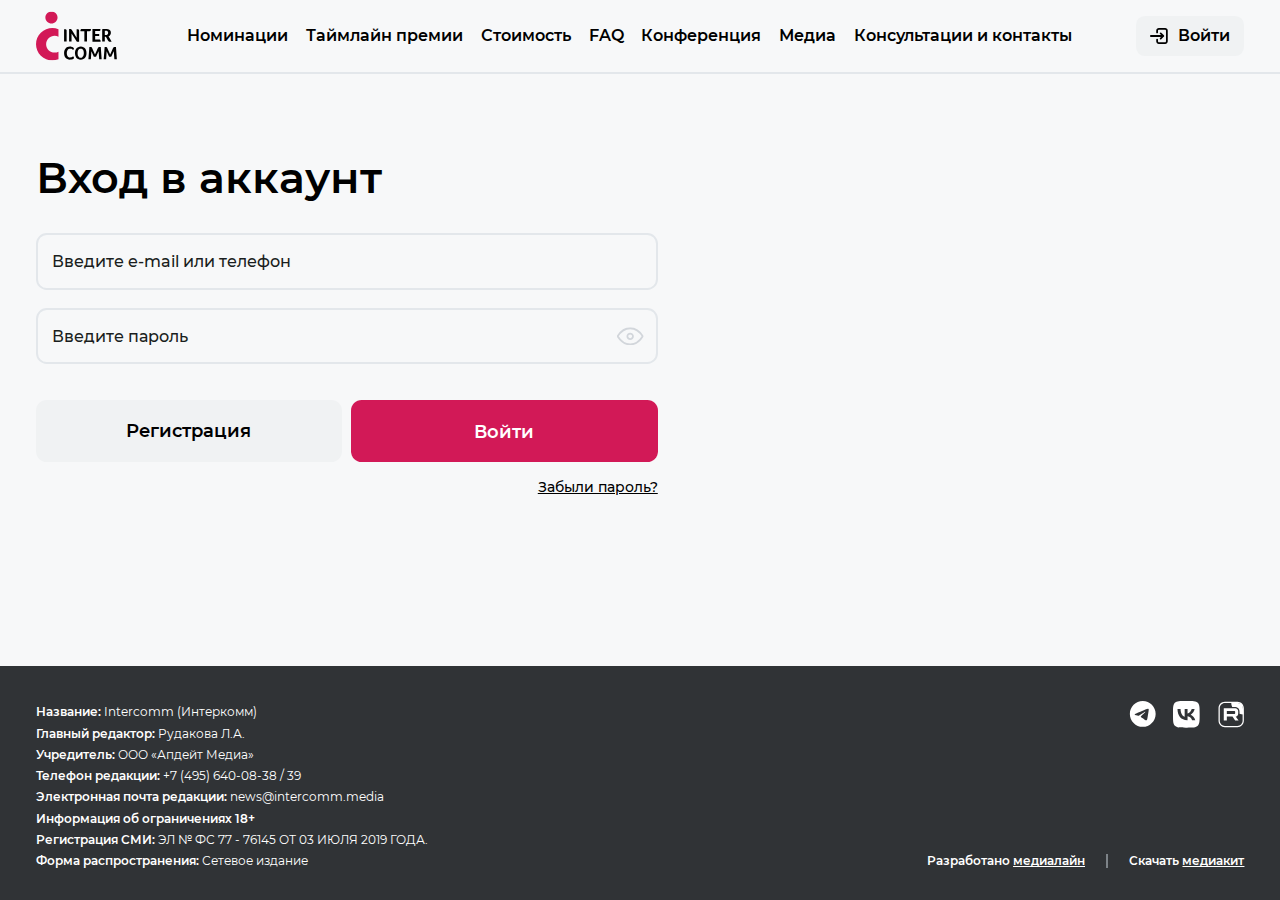
<file: login.html>
<!DOCTYPE html>
<html lang="ru">

<head>
    <meta charset="UTF-8">
    <meta name="viewport" content="width=device-width, initial-scale=1.0">
    <meta name="description" content="">
    <meta name="keywords" content="">
    <meta name="color-scheme" content="light only">
    <link rel="stylesheet" href="css/style.min.css">
    <link rel="icon" href="img/favicon.svg" type="image/svg+xml">
    <title>Вход</title>
</head>


<body class="m-page">
    <div class="wrapper">
        <header class="header">
            <div class="container">
                <div class="header__inner">
                    <a href="" class="header__logo">
                        <img src="img/logo.svg" alt="">
                    </a>

                    <nav class="nav">
                        <ul>
                            <li><a href="">Номинации</a></li>
                            <li><a href="">Таймлайн премии</a></li>
                            <li><a href="">Стоимость</a></li>
                            <li><a href="">FAQ</a></li>
                            <li><a href="">Конференция</a></li>
                            <li><a href="">Медиа</a></li>
                            <li><a href="">Консультации и контакты</a></li>
                        </ul>
                    </nav>



                    <a href="" class="header__login m-btn m-btn-gray">
                        <svg xmlns="http://www.w3.org/2000/svg" width="20" height="18" viewBox="0 0 20 18" fill="none">
                            <path class="_stroke"
                                d="M8 5V3C8 2.46957 8.21071 1.96086 8.58579 1.58579C8.96086 1.21071 9.46957 1 10 1H17C17.5304 1 18.0391 1.21071 18.4142 1.58579C18.7893 1.96086 19 2.46957 19 3V15C19 15.5304 18.7893 16.0391 18.4142 16.4142C18.0391 16.7893 17.5304 17 17 17H10C9.46957 17 8.96086 16.7893 8.58579 16.4142C8.21071 16.0391 8 15.5304 8 15V13M1 9H15M15 9L12 6M15 9L12 12"
                                stroke="black" stroke-width="2" stroke-linecap="round" stroke-linejoin="round" />
                        </svg>
                        <span>Войти</span>
                    </a>
                </div>
            </div>

        </header>
        <main class="content">

            <div class="auth">
                <div class="container">
                    <div class="auth__inner">
                        <div class="auth__col">
                            <h1 class="h1">
                                Вход в аккаунт
                            </h1>
                            <form action="" class="auth-form">
                                <div class="auth-form__fields">
                                    <div class="fg">
                                        <input type="text" placeholder="Введите e-mail или телефон">
                                    </div>
                                    <div class="fg">
                                        <div class="fg__field">
                                            <input type="password" data-pass-field placeholder="Введите пароль">
                                            <button type="button" class="pass-toggle"></button>
                                        </div>
                                    </div>
                                </div>
                                <div class="error-message"></div>
                                <div class="auth-form__nav">
                                    <a href="" class="auth-form__btn m-btn m-btn-big m-btn-gray">
                                        <span>Регистрация</span>
                                    </a>
                                    <button class="auth-form__btn m-btn m-btn-big m-btn-pink">
                                        <span>Войти</span>
                                    </button>
                                </div>
                                <div class="auth-form__bottom">
                                    <a href="" class="auth-form__link">
                                        Забыли пароль?
                                    </a>
                                </div>
                            </form>
                        </div>
                        <div class="auth__col2">
                            <div class="auth-banner"></div>

                        </div>
                    </div>
                </div>
            </div>

        </main>
        <footer class="footer">
            <div class="container">
                <div class="footer__inner">
                    <div class="footer__col">
                        <div class="footer__items">
                            <div class="footer__item">
                                <span>Название:</span> Intercomm (Интеркомм)
                            </div>
                            <div class="footer__item">
                                <span>Главный редактор:</span> Рудакова Л.А.
                            </div>
                            <div class="footer__item">
                                <span>Учредитель:</span> ООО «Апдейт Медиа»
                            </div>
                            <div class="footer__item">
                                <span>Телефон редакции:</span> +7 (495) 640-08-38 / 39
                            </div>
                            <div class="footer__item">
                                <span>Электронная почта редакции:</span> news@intercomm.media
                            </div>
                            <div class="footer__item">
                                <span>Информация об ограничениях 18+</span>
                            </div>
                            <div class="footer__item">
                                <span>Регистрация СМИ:</span> ЭЛ № ФС 77 - 76145 ОТ 03 ИЮЛЯ 2019 ГОДА.
                            </div>
                            <div class="footer__item">
                                <span>Форма распространения:</span> Сетевое издание
                            </div>
                        </div>
                    </div>
                    <div class="footer__col2">
                        <div class="socials">
                            <a href="" class="socials__item">
                                <svg xmlns="http://www.w3.org/2000/svg" width="31" height="31" viewBox="0 0 31 31"
                                    fill="none">
                                    <path fill-rule="evenodd" clip-rule="evenodd"
                                        d="M31 15.0062C31 23.294 24.2815 30.0125 15.9938 30.0125C7.70607 30.0125 0.987549 23.294 0.987549 15.0062C0.987549 6.71853 7.70607 0 15.9938 0C24.2815 0 31 6.71853 31 15.0062ZM16.5185 11.0706C15.0566 11.6829 12.1453 12.9448 7.77217 14.8441C7.07246 15.1314 6.69762 15.4063 6.66013 15.6812C6.6048 16.146 7.18659 16.3266 7.97143 16.5701C8.0727 16.6015 8.17736 16.634 8.28446 16.6683C9.05914 16.9182 10.0837 17.2056 10.621 17.2181C11.1083 17.2306 11.6456 17.0306 12.2453 16.6183C16.3311 13.857 18.4302 12.4576 18.5677 12.4326C18.6676 12.4076 18.7926 12.3826 18.88 12.4576C18.9675 12.5325 18.9675 12.6825 18.955 12.7199C18.8954 12.9683 16.4578 15.2313 15.3486 16.261C15.0629 16.5263 14.8653 16.7097 14.8192 16.7558C14.702 16.8764 14.5827 16.9906 14.468 17.1004C13.7508 17.7869 13.2126 18.3021 14.4944 19.1423C15.0771 19.527 15.5471 19.8476 16.01 20.1634C16.5693 20.5451 17.1182 20.9196 17.843 21.3913C18.0137 21.5035 18.1772 21.6198 18.3367 21.7332C18.9591 22.176 19.5207 22.5755 20.217 22.5159C20.6168 22.4784 21.0292 22.1035 21.2416 20.979C21.7414 18.3301 22.7159 12.57 22.9409 10.196C22.9658 9.99608 22.9409 9.73369 22.9159 9.60874C22.8909 9.48379 22.8534 9.32136 22.7035 9.19641C22.516 9.04647 22.2411 9.02148 22.1162 9.02148C21.5539 9.03398 20.6793 9.33385 16.5185 11.0706Z"
                                        fill="white" />
                                </svg>
                            </a>
                            <a href="" class="socials__item">
                                <svg xmlns="http://www.w3.org/2000/svg" width="30" height="30" viewBox="0 0 30 30"
                                    fill="none">
                                    <path fill-rule="evenodd" clip-rule="evenodd"
                                        d="M2.1 2.10781C0 4.22781 0 7.61781 0 14.4078V15.6078C0 22.3878 0 25.7778 2.1 27.9078C4.22 30.0078 7.61 30.0078 14.4 30.0078H15.6C22.38 30.0078 25.77 30.0078 27.9 27.9078C30 25.7878 30 22.3978 30 15.6078V14.4078C30 7.62781 30 4.23781 27.9 2.10781C25.78 0.0078125 22.39 0.0078125 15.6 0.0078125H14.4C7.62 0.0078125 4.23 0.0078125 2.1 2.10781ZM5.06006 9.13793C5.22006 16.9379 9.12006 21.6179 15.9601 21.6179H15.9701H16.3601V17.1579C18.8701 17.4079 20.7701 19.2479 21.5301 21.6179H25.0801C24.716 20.2712 24.0705 19.017 23.1862 17.9379C22.302 16.8589 21.199 15.9796 19.9501 15.3579C21.0692 14.6764 22.0358 13.7714 22.7894 12.6995C23.543 11.6275 24.0675 10.4117 24.3301 9.12793H21.1101C20.4101 11.6079 18.3301 13.8579 16.3601 14.0679V9.13793H13.1301V17.7779C11.1301 17.2779 8.61006 14.8579 8.50006 9.13793H5.06006Z"
                                        fill="white" />
                                </svg>
                            </a>
                            <a href="" class="socials__item">
                                <svg xmlns="http://www.w3.org/2000/svg" width="32" height="32" viewBox="0 0 32 32"
                                    fill="none">
                                    <path
                                        d="M19.2809 15.4926H10.6072V12.0606H19.2809C19.7873 12.0606 20.1389 12.1482 20.3165 12.303C20.4929 12.4566 20.6021 12.7422 20.6021 13.161V14.3922C20.6021 14.8326 20.4929 15.1194 20.3165 15.273C20.1389 15.4278 19.7873 15.4926 19.2809 15.4926ZM19.8749 8.82424H6.92925V23.5002H10.6072V18.7266H17.3861L20.6021 23.5014H24.7205L21.1745 18.7038C22.4825 18.5094 23.0693 18.1098 23.5529 17.4486C24.0377 16.7886 24.2801 15.7326 24.2801 14.3238V13.2234C24.2801 12.3882 24.1925 11.7282 24.0377 11.2218C23.8832 10.7184 23.6118 10.2587 23.2457 9.88023C22.8569 9.50966 22.3897 9.2312 21.8789 9.06543C21.3509 8.91183 20.6897 8.82424 19.8749 8.82424Z"
                                        fill="white" />
                                    <path
                                        d="M30.5045 16.1622C28.8569 16.1622 27.2717 15.891 25.7921 15.3894C25.8245 15.0414 25.8377 14.6838 25.8377 14.325V13.2246C25.8377 12.2886 25.7417 11.4654 25.5281 10.7682C25.3031 10.0341 24.9084 9.36318 24.3761 8.80983L24.3472 8.77863L24.3161 8.74984C23.7627 8.22353 23.099 7.82713 22.3733 7.58944L22.3457 7.57983L22.3157 7.57143C21.6113 7.36623 20.7977 7.26664 19.8761 7.26664L17.0105 7.26783C16.2267 5.44036 15.8237 3.47229 15.826 1.48383C23.3633 1.4839 28.6521 3.82709 28.6521 3.82709C28.6521 3.82709 30.5033 8.62383 30.5045 16.1622Z"
                                        fill="white" />
                                    <path fill-rule="evenodd" clip-rule="evenodd"
                                        d="M8.28885 2.45703C4.88236 2.45703 2.12085 5.21854 2.12085 8.62503V23.6982C2.12085 27.1047 4.88236 29.8662 8.28885 29.8662H23.3621C26.7685 29.8662 29.5301 27.1047 29.5301 23.6982V8.62503C29.5301 5.21854 26.7685 2.45703 23.3621 2.45703H8.28885ZM0.62085 8.62503C0.62085 4.39011 4.05393 0.957031 8.28885 0.957031H23.3621C27.597 0.957031 31.0301 4.39011 31.0301 8.62503V23.6982C31.0301 27.9332 27.597 31.3662 23.3621 31.3662H8.28885C4.05393 31.3662 0.62085 27.9332 0.62085 23.6982V8.62503Z"
                                        fill="white" />
                                </svg>
                            </a>
                        </div>
                        <div class="footer__links">
                            <div class="footer__link">
                                <div class="footer__link-text">
                                    Разработано <a href="">медиалайн</a>
                                </div>
                            </div>
                            <div class="footer__link">
                                <div class="footer__link-text">
                                    Скачать <a href="">медиакит</a>
                                </div>
                            </div>
                        </div>
                    </div>
                </div>
            </div>

        </footer>
    </div>
    <style>
        .error-message {
            display: none;
        }

        .error-message.show {
            display: block;
            color: red;
            font-size: 13px;
            margin-top: 10px;
        }
    </style>
    <script>
        document.addEventListener('DOMContentLoaded', () => {
            const form = document.querySelector('.auth-form');
            const loginInput = form.querySelector('input[type="text"]');
            const passwordInput = form.querySelector('input[data-pass-field]');
            const errorBox = form.querySelector('.error-message');

            const isEmail = val => /^[^\s@]+@[^\s@]+\.[^\s@]+$/.test(val);
            const isPhone = val => /^\+?[0-9]{10,15}$/.test(val);

            const showError = msg => {
                errorBox.textContent = msg;
                errorBox.classList.add('show');
            };

            const hideError = () => {
                errorBox.textContent = '';
                errorBox.classList.remove('show');
            };

            [loginInput, passwordInput].forEach(input => {
                input.addEventListener('input', hideError);
            });

            form.addEventListener('submit', e => {
                e.preventDefault();
                const login = loginInput.value.trim();
                const pass = passwordInput.value.trim();

                if (!login || (!isEmail(login) && !isPhone(login))) {
                    showError('Введите корректный e-mail или телефон');
                    return;
                }

                if (!pass) {
                    showError('Введите пароль');
                    return;
                }
                console.log('Форма прошла валидацию');
                // form.submit(); // или AJAX
            });
        });
    </script>


    <script src="js/jquery.min.js"></script>
    <script src="js/main.min.js"></script>

</body>

</html>
</file>
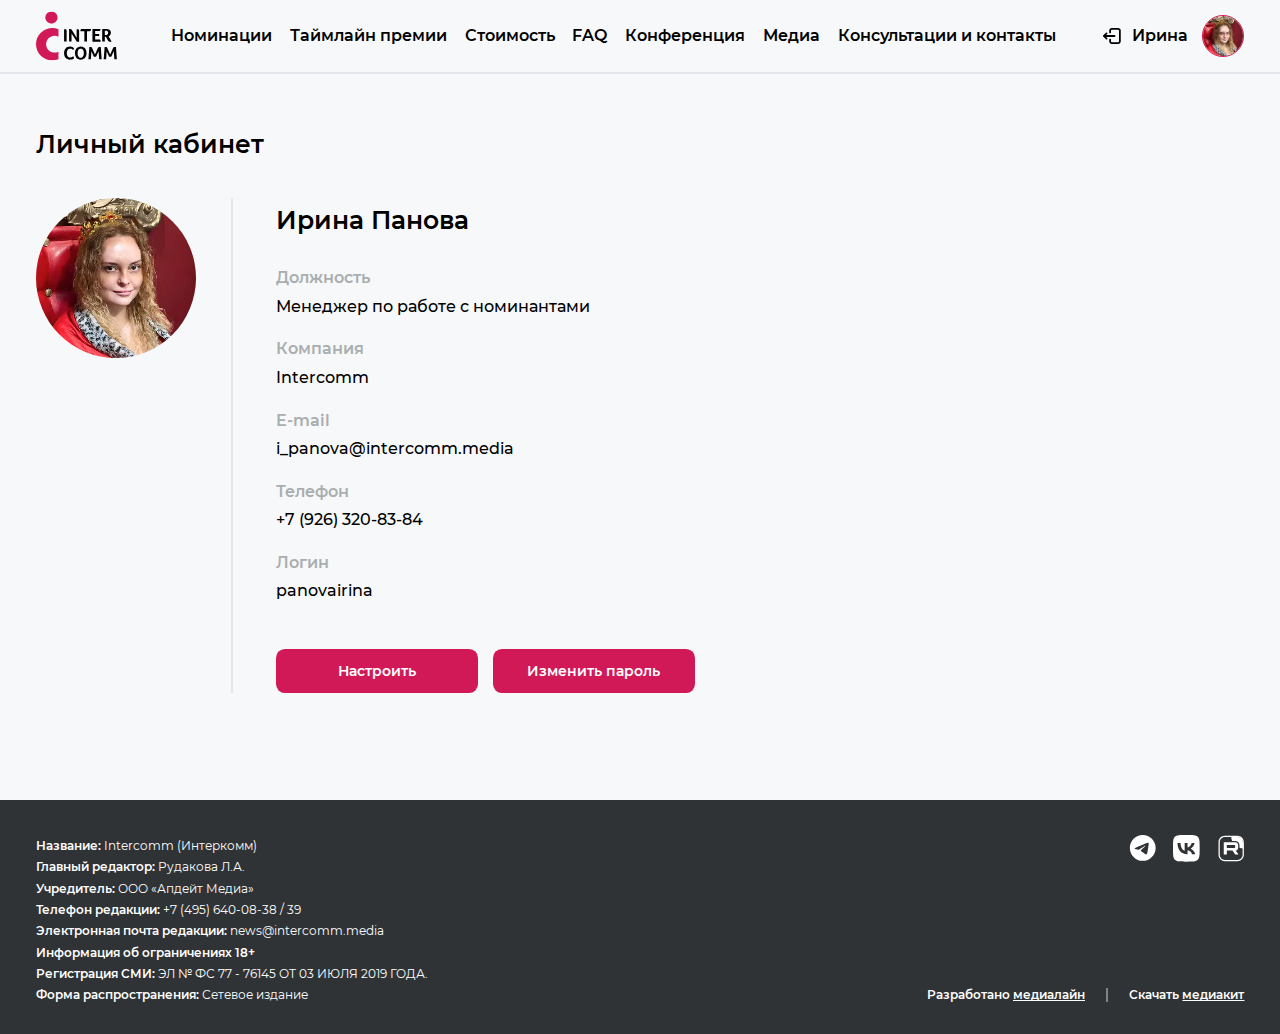
<file: profile.html>
<!DOCTYPE html>
<html lang="ru">

<head>
    <meta charset="UTF-8">
    <meta name="viewport" content="width=device-width, initial-scale=1.0">
    <meta name="description" content="">
    <meta name="keywords" content="">
    <meta name="color-scheme" content="light only">
    <link rel="stylesheet" href="css/style.min.css">
    <link rel="icon" href="img/favicon.svg" type="image/svg+xml">
    <title>Личный кабинет</title>
</head>


<body class="m-page">
    <div class="wrapper">
        <header class="header">
            <div class="container">
                <div class="header__inner">
                    <a href="" class="header__logo">
                        <img src="img/logo.svg" alt="">
                    </a>

                    <nav class="nav">
                        <ul>
                            <li><a href="">Номинации</a></li>
                            <li><a href="">Таймлайн премии</a></li>
                            <li><a href="">Стоимость</a></li>
                            <li><a href="">FAQ</a></li>
                            <li><a href="">Конференция</a></li>
                            <li><a href="">Медиа</a></li>
                            <li><a href="">Консультации и контакты</a></li>
                        </ul>
                    </nav>


                    <div class="header-user">
                        <a href="" class="header-user__logout text-btn">
                            <svg xmlns="http://www.w3.org/2000/svg" width="20" height="18" viewBox="0 0 20 18" fill="none">
                                <path class="_stroke" d="M8 5V3C8 2.46957 8.21071 1.96086 8.58579 1.58579C8.96086 1.21071 9.46957 1 10 1H17C17.5304 1 18.0391 1.21071 18.4142 1.58579C18.7893 1.96086 19 2.46957 19 3V15C19 15.5304 18.7893 16.0391 18.4142 16.4142C18.0391 16.7893 17.5304 17 17 17H10C9.46957 17 8.96086 16.7893 8.58579 16.4142C8.21071 16.0391 8 15.5304 8 15V13M13 9H1M1 9L4 6M1 9L4 12" stroke="black" stroke-width="2" stroke-linecap="round" stroke-linejoin="round" />
                            </svg>
                            <span>Ирина</span>
                        </a>
                        <a href="" class="header-user__img avatar">
                            <img src="img/avatar.webp" alt="">
                        </a>
                    </div>


                </div>
            </div>

        </header>
        <main class="content">

            <div class="profile">
                <div class="container">
                    <div class="h2">
                        Личный кабинет
                    </div>
                    <div class="profile__grid">
                        <div class="profile__col">
                            <div class="profile__img avatar">
                                <img src="img/manager.webp" alt="">
                            </div>
                        </div>
                        <div class="profile__col2">
                            <div class="h2">
                                Ирина Панова
                            </div>
                            <div class="profile__items">
                                <div class="profile__item">
                                    <div class="profile__item-title">
                                        Должность
                                    </div>
                                    <div class="profile__item-desc">
                                        Менеджер по работе с номинантами
                                    </div>
                                </div>
                                <div class="profile__item">
                                    <div class="profile__item-title">
                                        Компания
                                    </div>
                                    <div class="profile__item-desc">
                                        Intercomm
                                    </div>
                                </div>
                                <div class="profile__item">
                                    <div class="profile__item-title">
                                        E-mail
                                    </div>
                                    <div class="profile__item-desc">
                                        i_panova@intercomm.media
                                    </div>
                                </div>
                                <div class="profile__item">
                                    <div class="profile__item-title">
                                        Телефон
                                    </div>
                                    <div class="profile__item-desc">
                                        +7 (926) 320-83-84
                                    </div>
                                </div>
                                <div class="profile__item">
                                    <div class="profile__item-title">
                                        Логин
                                    </div>
                                    <div class="profile__item-desc">
                                        panovairina
                                    </div>
                                </div>
                            </div>
                            <div class="profile__nav">
                                <a href="" class="profile__btn m-btn m-btn-pink">
                                    <span>Настроить</span>
                                </a>
                                <a href="" class="profile__btn m-btn m-btn-pink">
                                    <span>Изменить пароль</span>
                                </a>
                            </div>
                        </div>
                    </div>
                </div>
            </div>

        </main>
        <footer class="footer">
            <div class="container">
                <div class="footer__inner">
                    <div class="footer__col">
                        <div class="footer__items">
                            <div class="footer__item">
                                <span>Название:</span> Intercomm (Интеркомм)
                            </div>
                            <div class="footer__item">
                                <span>Главный редактор:</span> Рудакова Л.А.
                            </div>
                            <div class="footer__item">
                                <span>Учредитель:</span> ООО «Апдейт Медиа»
                            </div>
                            <div class="footer__item">
                                <span>Телефон редакции:</span> +7 (495) 640-08-38 / 39
                            </div>
                            <div class="footer__item">
                                <span>Электронная почта редакции:</span> news@intercomm.media
                            </div>
                            <div class="footer__item">
                                <span>Информация об ограничениях 18+</span>
                            </div>
                            <div class="footer__item">
                                <span>Регистрация СМИ:</span> ЭЛ № ФС 77 - 76145 ОТ 03 ИЮЛЯ 2019 ГОДА.
                            </div>
                            <div class="footer__item">
                                <span>Форма распространения:</span> Сетевое издание
                            </div>
                        </div>
                    </div>
                    <div class="footer__col2">
                        <div class="socials">
                            <a href="" class="socials__item">
                                <svg xmlns="http://www.w3.org/2000/svg" width="31" height="31" viewBox="0 0 31 31" fill="none">
                                    <path fill-rule="evenodd" clip-rule="evenodd" d="M31 15.0062C31 23.294 24.2815 30.0125 15.9938 30.0125C7.70607 30.0125 0.987549 23.294 0.987549 15.0062C0.987549 6.71853 7.70607 0 15.9938 0C24.2815 0 31 6.71853 31 15.0062ZM16.5185 11.0706C15.0566 11.6829 12.1453 12.9448 7.77217 14.8441C7.07246 15.1314 6.69762 15.4063 6.66013 15.6812C6.6048 16.146 7.18659 16.3266 7.97143 16.5701C8.0727 16.6015 8.17736 16.634 8.28446 16.6683C9.05914 16.9182 10.0837 17.2056 10.621 17.2181C11.1083 17.2306 11.6456 17.0306 12.2453 16.6183C16.3311 13.857 18.4302 12.4576 18.5677 12.4326C18.6676 12.4076 18.7926 12.3826 18.88 12.4576C18.9675 12.5325 18.9675 12.6825 18.955 12.7199C18.8954 12.9683 16.4578 15.2313 15.3486 16.261C15.0629 16.5263 14.8653 16.7097 14.8192 16.7558C14.702 16.8764 14.5827 16.9906 14.468 17.1004C13.7508 17.7869 13.2126 18.3021 14.4944 19.1423C15.0771 19.527 15.5471 19.8476 16.01 20.1634C16.5693 20.5451 17.1182 20.9196 17.843 21.3913C18.0137 21.5035 18.1772 21.6198 18.3367 21.7332C18.9591 22.176 19.5207 22.5755 20.217 22.5159C20.6168 22.4784 21.0292 22.1035 21.2416 20.979C21.7414 18.3301 22.7159 12.57 22.9409 10.196C22.9658 9.99608 22.9409 9.73369 22.9159 9.60874C22.8909 9.48379 22.8534 9.32136 22.7035 9.19641C22.516 9.04647 22.2411 9.02148 22.1162 9.02148C21.5539 9.03398 20.6793 9.33385 16.5185 11.0706Z" fill="white" />
                                </svg>
                            </a>
                            <a href="" class="socials__item">
                                <svg xmlns="http://www.w3.org/2000/svg" width="30" height="30" viewBox="0 0 30 30" fill="none">
                                    <path fill-rule="evenodd" clip-rule="evenodd" d="M2.1 2.10781C0 4.22781 0 7.61781 0 14.4078V15.6078C0 22.3878 0 25.7778 2.1 27.9078C4.22 30.0078 7.61 30.0078 14.4 30.0078H15.6C22.38 30.0078 25.77 30.0078 27.9 27.9078C30 25.7878 30 22.3978 30 15.6078V14.4078C30 7.62781 30 4.23781 27.9 2.10781C25.78 0.0078125 22.39 0.0078125 15.6 0.0078125H14.4C7.62 0.0078125 4.23 0.0078125 2.1 2.10781ZM5.06006 9.13793C5.22006 16.9379 9.12006 21.6179 15.9601 21.6179H15.9701H16.3601V17.1579C18.8701 17.4079 20.7701 19.2479 21.5301 21.6179H25.0801C24.716 20.2712 24.0705 19.017 23.1862 17.9379C22.302 16.8589 21.199 15.9796 19.9501 15.3579C21.0692 14.6764 22.0358 13.7714 22.7894 12.6995C23.543 11.6275 24.0675 10.4117 24.3301 9.12793H21.1101C20.4101 11.6079 18.3301 13.8579 16.3601 14.0679V9.13793H13.1301V17.7779C11.1301 17.2779 8.61006 14.8579 8.50006 9.13793H5.06006Z" fill="white" />
                                </svg>
                            </a>
                            <a href="" class="socials__item">
                                <svg xmlns="http://www.w3.org/2000/svg" width="32" height="32" viewBox="0 0 32 32" fill="none">
                                    <path d="M19.2809 15.4926H10.6072V12.0606H19.2809C19.7873 12.0606 20.1389 12.1482 20.3165 12.303C20.4929 12.4566 20.6021 12.7422 20.6021 13.161V14.3922C20.6021 14.8326 20.4929 15.1194 20.3165 15.273C20.1389 15.4278 19.7873 15.4926 19.2809 15.4926ZM19.8749 8.82424H6.92925V23.5002H10.6072V18.7266H17.3861L20.6021 23.5014H24.7205L21.1745 18.7038C22.4825 18.5094 23.0693 18.1098 23.5529 17.4486C24.0377 16.7886 24.2801 15.7326 24.2801 14.3238V13.2234C24.2801 12.3882 24.1925 11.7282 24.0377 11.2218C23.8832 10.7184 23.6118 10.2587 23.2457 9.88023C22.8569 9.50966 22.3897 9.2312 21.8789 9.06543C21.3509 8.91183 20.6897 8.82424 19.8749 8.82424Z" fill="white" />
                                    <path d="M30.5045 16.1622C28.8569 16.1622 27.2717 15.891 25.7921 15.3894C25.8245 15.0414 25.8377 14.6838 25.8377 14.325V13.2246C25.8377 12.2886 25.7417 11.4654 25.5281 10.7682C25.3031 10.0341 24.9084 9.36318 24.3761 8.80983L24.3472 8.77863L24.3161 8.74984C23.7627 8.22353 23.099 7.82713 22.3733 7.58944L22.3457 7.57983L22.3157 7.57143C21.6113 7.36623 20.7977 7.26664 19.8761 7.26664L17.0105 7.26783C16.2267 5.44036 15.8237 3.47229 15.826 1.48383C23.3633 1.4839 28.6521 3.82709 28.6521 3.82709C28.6521 3.82709 30.5033 8.62383 30.5045 16.1622Z" fill="white" />
                                    <path fill-rule="evenodd" clip-rule="evenodd" d="M8.28885 2.45703C4.88236 2.45703 2.12085 5.21854 2.12085 8.62503V23.6982C2.12085 27.1047 4.88236 29.8662 8.28885 29.8662H23.3621C26.7685 29.8662 29.5301 27.1047 29.5301 23.6982V8.62503C29.5301 5.21854 26.7685 2.45703 23.3621 2.45703H8.28885ZM0.62085 8.62503C0.62085 4.39011 4.05393 0.957031 8.28885 0.957031H23.3621C27.597 0.957031 31.0301 4.39011 31.0301 8.62503V23.6982C31.0301 27.9332 27.597 31.3662 23.3621 31.3662H8.28885C4.05393 31.3662 0.62085 27.9332 0.62085 23.6982V8.62503Z" fill="white" />
                                </svg>
                            </a>
                        </div>
                        <div class="footer__links">
                            <div class="footer__link">
                                <div class="footer__link-text">
                                    Разработано <a href="">медиалайн</a>
                                </div>
                            </div>
                            <div class="footer__link">
                                <div class="footer__link-text">
                                    Скачать <a href="">медиакит</a>
                                </div>
                            </div>
                        </div>
                    </div>
                </div>
            </div>

        </footer>
    </div>

    <script src="js/jquery.min.js"></script>
    <script src="js/main.min.js"></script>

</body>

</html>
</file>
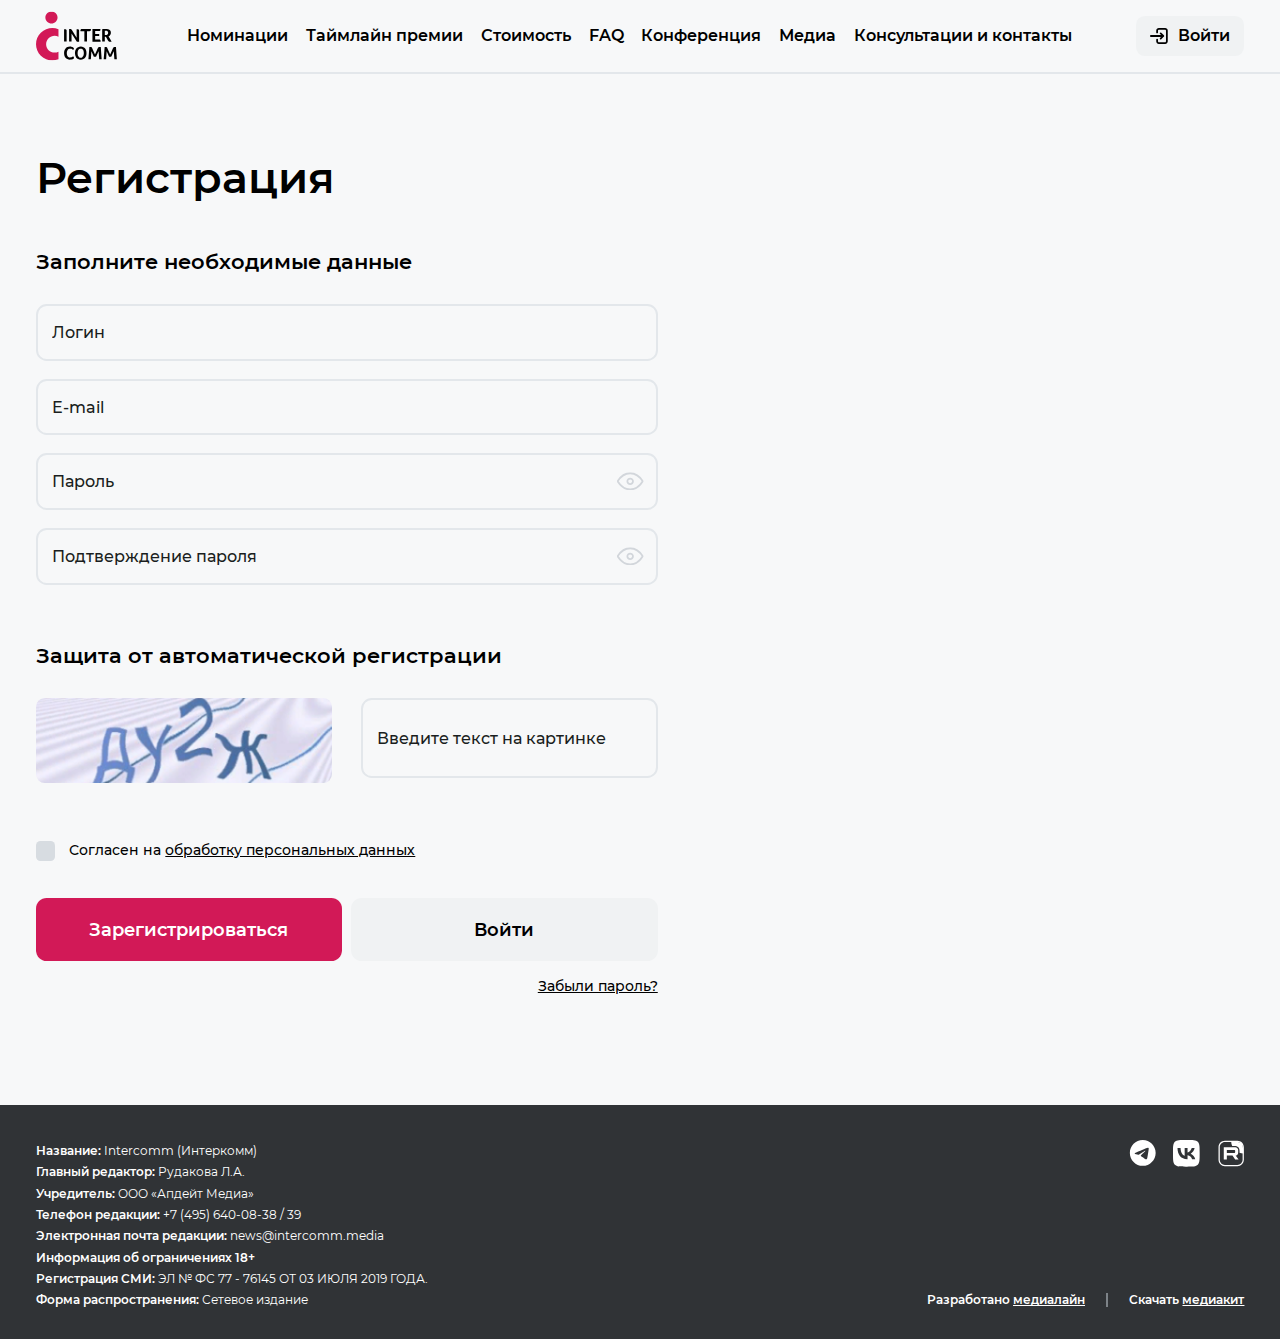
<file: reg.html>
<!DOCTYPE html>
<html lang="ru">

<head>
    <meta charset="UTF-8">
    <meta name="viewport" content="width=device-width, initial-scale=1.0">
    <meta name="description" content="">
    <meta name="keywords" content="">
    <meta name="color-scheme" content="light only">
    <link rel="stylesheet" href="css/style.min.css">
    <link rel="icon" href="img/favicon.svg" type="image/svg+xml">
    <title>Регистрация</title>
</head>


<body class="m-page">
    <div class="wrapper">
        <header class="header">
            <div class="container">
                <div class="header__inner">
                    <a href="" class="header__logo">
                        <img src="img/logo.svg" alt="">
                    </a>

                    <nav class="nav">
                        <ul>
                            <li><a href="">Номинации</a></li>
                            <li><a href="">Таймлайн премии</a></li>
                            <li><a href="">Стоимость</a></li>
                            <li><a href="">FAQ</a></li>
                            <li><a href="">Конференция</a></li>
                            <li><a href="">Медиа</a></li>
                            <li><a href="">Консультации и контакты</a></li>
                        </ul>
                    </nav>



                    <a href="" class="header__login m-btn m-btn-gray">
                        <svg xmlns="http://www.w3.org/2000/svg" width="20" height="18" viewBox="0 0 20 18" fill="none">
                            <path class="_stroke" d="M8 5V3C8 2.46957 8.21071 1.96086 8.58579 1.58579C8.96086 1.21071 9.46957 1 10 1H17C17.5304 1 18.0391 1.21071 18.4142 1.58579C18.7893 1.96086 19 2.46957 19 3V15C19 15.5304 18.7893 16.0391 18.4142 16.4142C18.0391 16.7893 17.5304 17 17 17H10C9.46957 17 8.96086 16.7893 8.58579 16.4142C8.21071 16.0391 8 15.5304 8 15V13M1 9H15M15 9L12 6M15 9L12 12" stroke="black" stroke-width="2" stroke-linecap="round" stroke-linejoin="round" />
                        </svg>
                        <span>Войти</span>
                    </a>
                </div>
            </div>

        </header>
        <main class="content">

            <div class="auth">
                <div class="container">
                    <div class="auth__inner">
                        <div class="auth__col">
                            <h1 class="h1">
                                Регистрация
                            </h1>
                            <div class="auth__desc">
                                <div class="h3">
                                    Заполните необходимые данные
                                </div>
                            </div>

                            <form action="" class="auth-form">
                                <div class="auth-form__fields">
                                    <div class="fg">
                                        <input type="text" placeholder="Логин">
                                    </div>
                                    <div class="fg">
                                        <input type="text" placeholder="E-mail">
                                    </div>
                                    <div class="fg">
                                        <div class="fg__field">
                                            <input type="password" placeholder="Пароль">
                                            <button type="button" class="pass-toggle"></button>
                                        </div>
                                    </div>
                                    <div class="fg">
                                        <div class="fg__field">
                                            <input type="password" placeholder="Подтверждение пароля">
                                            <button type="button" class="pass-toggle"></button>
                                        </div>
                                    </div>
                                </div>
                                <div class="m-captcha">
                                    <div class="h3">
                                        Защита от автоматической регистрации
                                    </div>
                                    <div class="m-captcha__grid">
                                        <div class="m-captcha__img">
                                            <img src="img/captcha.jpg" alt="">
                                        </div>
                                        <div class="fg">
                                            <input type="text" placeholder="Введите текст на картинке">
                                        </div>
                                    </div>
                                </div>
                                <div class="m-check">
                                    <input type="checkbox">
                                    <label>
                                        <span>
                                            Согласен на <a href="">обработку персональных данных</a>
                                        </span>
                                    </label>
                                </div>
                                <div class="auth-form__nav">
                                    <button class="auth-form__btn m-btn m-btn-big m-btn-pink">
                                        <span>Зарегистрироваться</span>
                                    </button>
                                    <a href="" class="auth-form__btn m-btn m-btn-big m-btn-gray">
                                        <span>Войти</span>
                                    </a>
                                </div>
                                <div class="auth-form__bottom">
                                    <a href="" class="auth-form__link">
                                        Забыли пароль?
                                    </a>
                                </div>

                            </form>
                        </div>
                        <div class="auth__col2">
                            <div class="auth-banner"></div>

                        </div>
                    </div>
                </div>
            </div>

        </main>
        <footer class="footer">
            <div class="container">
                <div class="footer__inner">
                    <div class="footer__col">
                        <div class="footer__items">
                            <div class="footer__item">
                                <span>Название:</span> Intercomm (Интеркомм)
                            </div>
                            <div class="footer__item">
                                <span>Главный редактор:</span> Рудакова Л.А.
                            </div>
                            <div class="footer__item">
                                <span>Учредитель:</span> ООО «Апдейт Медиа»
                            </div>
                            <div class="footer__item">
                                <span>Телефон редакции:</span> +7 (495) 640-08-38 / 39
                            </div>
                            <div class="footer__item">
                                <span>Электронная почта редакции:</span> news@intercomm.media
                            </div>
                            <div class="footer__item">
                                <span>Информация об ограничениях 18+</span>
                            </div>
                            <div class="footer__item">
                                <span>Регистрация СМИ:</span> ЭЛ № ФС 77 - 76145 ОТ 03 ИЮЛЯ 2019 ГОДА.
                            </div>
                            <div class="footer__item">
                                <span>Форма распространения:</span> Сетевое издание
                            </div>
                        </div>
                    </div>
                    <div class="footer__col2">
                        <div class="socials">
                            <a href="" class="socials__item">
                                <svg xmlns="http://www.w3.org/2000/svg" width="31" height="31" viewBox="0 0 31 31" fill="none">
                                    <path fill-rule="evenodd" clip-rule="evenodd" d="M31 15.0062C31 23.294 24.2815 30.0125 15.9938 30.0125C7.70607 30.0125 0.987549 23.294 0.987549 15.0062C0.987549 6.71853 7.70607 0 15.9938 0C24.2815 0 31 6.71853 31 15.0062ZM16.5185 11.0706C15.0566 11.6829 12.1453 12.9448 7.77217 14.8441C7.07246 15.1314 6.69762 15.4063 6.66013 15.6812C6.6048 16.146 7.18659 16.3266 7.97143 16.5701C8.0727 16.6015 8.17736 16.634 8.28446 16.6683C9.05914 16.9182 10.0837 17.2056 10.621 17.2181C11.1083 17.2306 11.6456 17.0306 12.2453 16.6183C16.3311 13.857 18.4302 12.4576 18.5677 12.4326C18.6676 12.4076 18.7926 12.3826 18.88 12.4576C18.9675 12.5325 18.9675 12.6825 18.955 12.7199C18.8954 12.9683 16.4578 15.2313 15.3486 16.261C15.0629 16.5263 14.8653 16.7097 14.8192 16.7558C14.702 16.8764 14.5827 16.9906 14.468 17.1004C13.7508 17.7869 13.2126 18.3021 14.4944 19.1423C15.0771 19.527 15.5471 19.8476 16.01 20.1634C16.5693 20.5451 17.1182 20.9196 17.843 21.3913C18.0137 21.5035 18.1772 21.6198 18.3367 21.7332C18.9591 22.176 19.5207 22.5755 20.217 22.5159C20.6168 22.4784 21.0292 22.1035 21.2416 20.979C21.7414 18.3301 22.7159 12.57 22.9409 10.196C22.9658 9.99608 22.9409 9.73369 22.9159 9.60874C22.8909 9.48379 22.8534 9.32136 22.7035 9.19641C22.516 9.04647 22.2411 9.02148 22.1162 9.02148C21.5539 9.03398 20.6793 9.33385 16.5185 11.0706Z" fill="white" />
                                </svg>
                            </a>
                            <a href="" class="socials__item">
                                <svg xmlns="http://www.w3.org/2000/svg" width="30" height="30" viewBox="0 0 30 30" fill="none">
                                    <path fill-rule="evenodd" clip-rule="evenodd" d="M2.1 2.10781C0 4.22781 0 7.61781 0 14.4078V15.6078C0 22.3878 0 25.7778 2.1 27.9078C4.22 30.0078 7.61 30.0078 14.4 30.0078H15.6C22.38 30.0078 25.77 30.0078 27.9 27.9078C30 25.7878 30 22.3978 30 15.6078V14.4078C30 7.62781 30 4.23781 27.9 2.10781C25.78 0.0078125 22.39 0.0078125 15.6 0.0078125H14.4C7.62 0.0078125 4.23 0.0078125 2.1 2.10781ZM5.06006 9.13793C5.22006 16.9379 9.12006 21.6179 15.9601 21.6179H15.9701H16.3601V17.1579C18.8701 17.4079 20.7701 19.2479 21.5301 21.6179H25.0801C24.716 20.2712 24.0705 19.017 23.1862 17.9379C22.302 16.8589 21.199 15.9796 19.9501 15.3579C21.0692 14.6764 22.0358 13.7714 22.7894 12.6995C23.543 11.6275 24.0675 10.4117 24.3301 9.12793H21.1101C20.4101 11.6079 18.3301 13.8579 16.3601 14.0679V9.13793H13.1301V17.7779C11.1301 17.2779 8.61006 14.8579 8.50006 9.13793H5.06006Z" fill="white" />
                                </svg>
                            </a>
                            <a href="" class="socials__item">
                                <svg xmlns="http://www.w3.org/2000/svg" width="32" height="32" viewBox="0 0 32 32" fill="none">
                                    <path d="M19.2809 15.4926H10.6072V12.0606H19.2809C19.7873 12.0606 20.1389 12.1482 20.3165 12.303C20.4929 12.4566 20.6021 12.7422 20.6021 13.161V14.3922C20.6021 14.8326 20.4929 15.1194 20.3165 15.273C20.1389 15.4278 19.7873 15.4926 19.2809 15.4926ZM19.8749 8.82424H6.92925V23.5002H10.6072V18.7266H17.3861L20.6021 23.5014H24.7205L21.1745 18.7038C22.4825 18.5094 23.0693 18.1098 23.5529 17.4486C24.0377 16.7886 24.2801 15.7326 24.2801 14.3238V13.2234C24.2801 12.3882 24.1925 11.7282 24.0377 11.2218C23.8832 10.7184 23.6118 10.2587 23.2457 9.88023C22.8569 9.50966 22.3897 9.2312 21.8789 9.06543C21.3509 8.91183 20.6897 8.82424 19.8749 8.82424Z" fill="white" />
                                    <path d="M30.5045 16.1622C28.8569 16.1622 27.2717 15.891 25.7921 15.3894C25.8245 15.0414 25.8377 14.6838 25.8377 14.325V13.2246C25.8377 12.2886 25.7417 11.4654 25.5281 10.7682C25.3031 10.0341 24.9084 9.36318 24.3761 8.80983L24.3472 8.77863L24.3161 8.74984C23.7627 8.22353 23.099 7.82713 22.3733 7.58944L22.3457 7.57983L22.3157 7.57143C21.6113 7.36623 20.7977 7.26664 19.8761 7.26664L17.0105 7.26783C16.2267 5.44036 15.8237 3.47229 15.826 1.48383C23.3633 1.4839 28.6521 3.82709 28.6521 3.82709C28.6521 3.82709 30.5033 8.62383 30.5045 16.1622Z" fill="white" />
                                    <path fill-rule="evenodd" clip-rule="evenodd" d="M8.28885 2.45703C4.88236 2.45703 2.12085 5.21854 2.12085 8.62503V23.6982C2.12085 27.1047 4.88236 29.8662 8.28885 29.8662H23.3621C26.7685 29.8662 29.5301 27.1047 29.5301 23.6982V8.62503C29.5301 5.21854 26.7685 2.45703 23.3621 2.45703H8.28885ZM0.62085 8.62503C0.62085 4.39011 4.05393 0.957031 8.28885 0.957031H23.3621C27.597 0.957031 31.0301 4.39011 31.0301 8.62503V23.6982C31.0301 27.9332 27.597 31.3662 23.3621 31.3662H8.28885C4.05393 31.3662 0.62085 27.9332 0.62085 23.6982V8.62503Z" fill="white" />
                                </svg>
                            </a>
                        </div>
                        <div class="footer__links">
                            <div class="footer__link">
                                <div class="footer__link-text">
                                    Разработано <a href="">медиалайн</a>
                                </div>
                            </div>
                            <div class="footer__link">
                                <div class="footer__link-text">
                                    Скачать <a href="">медиакит</a>
                                </div>
                            </div>
                        </div>
                    </div>
                </div>
            </div>

        </footer>
    </div>

    <script src="js/jquery.min.js"></script>
    <script src="js/main.min.js"></script>

</body>

</html>
</file>
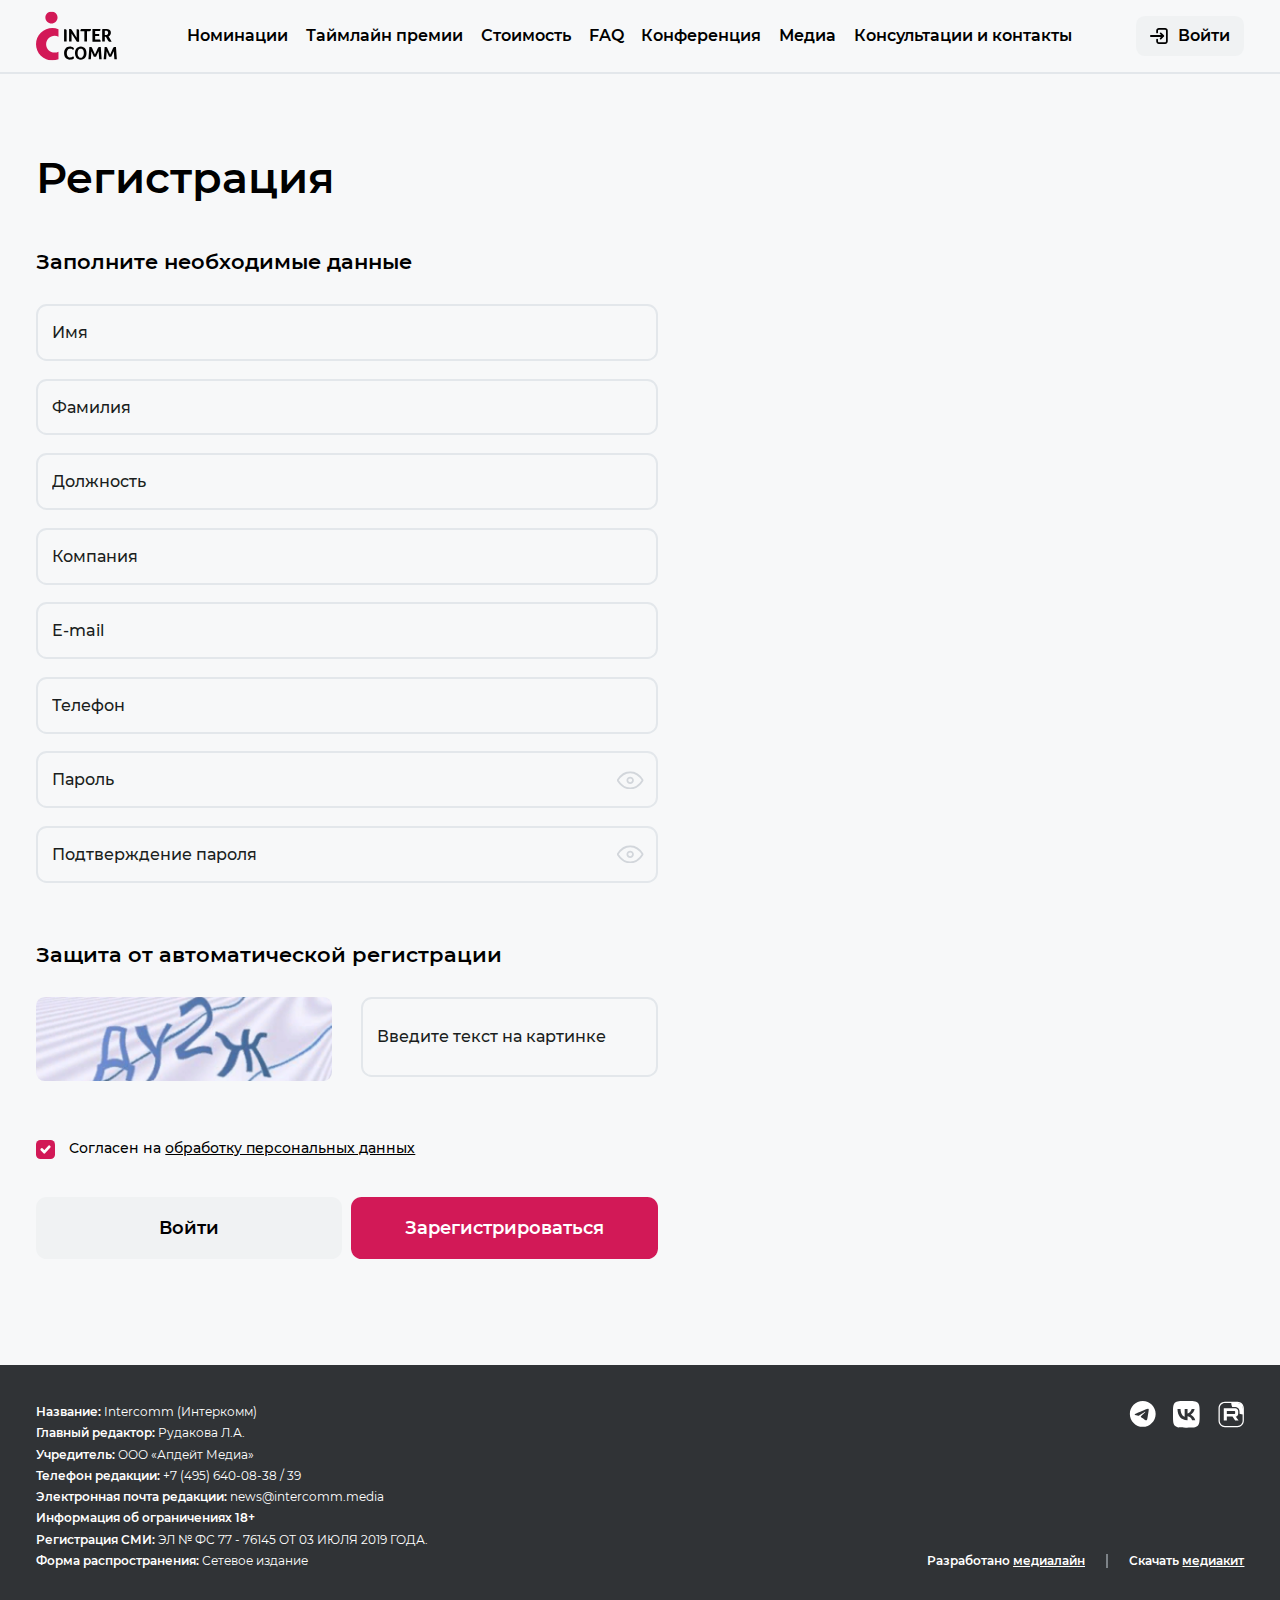
<file: reg2.html>
<!DOCTYPE html>
<html lang="ru">

<head>
    <meta charset="UTF-8">
    <meta name="viewport" content="width=device-width, initial-scale=1.0">
    <meta name="description" content="">
    <meta name="keywords" content="">
    <meta name="color-scheme" content="light only">
    <link rel="stylesheet" href="css/style.min.css">
    <link rel="icon" href="img/favicon.svg" type="image/svg+xml">
    <title>Регистрация</title>
</head>


<body class="m-page">
    <div class="wrapper">
        <header class="header">
            <div class="container">
                <div class="header__inner">
                    <a href="" class="header__logo">
                        <img src="img/logo.svg" alt="">
                    </a>

                    <nav class="nav">
                        <ul>
                            <li><a href="">Номинации</a></li>
                            <li><a href="">Таймлайн премии</a></li>
                            <li><a href="">Стоимость</a></li>
                            <li><a href="">FAQ</a></li>
                            <li><a href="">Конференция</a></li>
                            <li><a href="">Медиа</a></li>
                            <li><a href="">Консультации и контакты</a></li>
                        </ul>
                    </nav>



                    <a href="" class="header__login m-btn m-btn-gray">
                        <svg xmlns="http://www.w3.org/2000/svg" width="20" height="18" viewBox="0 0 20 18" fill="none">
                            <path class="_stroke"
                                d="M8 5V3C8 2.46957 8.21071 1.96086 8.58579 1.58579C8.96086 1.21071 9.46957 1 10 1H17C17.5304 1 18.0391 1.21071 18.4142 1.58579C18.7893 1.96086 19 2.46957 19 3V15C19 15.5304 18.7893 16.0391 18.4142 16.4142C18.0391 16.7893 17.5304 17 17 17H10C9.46957 17 8.96086 16.7893 8.58579 16.4142C8.21071 16.0391 8 15.5304 8 15V13M1 9H15M15 9L12 6M15 9L12 12"
                                stroke="black" stroke-width="2" stroke-linecap="round" stroke-linejoin="round" />
                        </svg>
                        <span>Войти</span>
                    </a>
                </div>
            </div>

        </header>
        <main class="content">

            <div class="auth">
                <div class="container">
                    <div class="auth__inner">
                        <div class="auth__col">
                            <h1 class="h1">
                                Регистрация
                            </h1>
                            <div class="auth__desc">
                                <div class="h3">
                                    Заполните необходимые данные
                                </div>
                            </div>

                            <form action="" class="auth-form">
                                <div class="auth-form__fields">
                                    <div class="fg">
                                        <input type="text" placeholder="Имя">
                                    </div>
                                    <div class="fg">
                                        <input type="text" placeholder="Фамилия">
                                    </div>
                                    <div class="fg">
                                        <input type="text" placeholder="Должность">
                                    </div>
                                    <div class="fg">
                                        <input type="text" placeholder="Компания">
                                    </div>
                                    <div class="fg">
                                        <input type="text" placeholder="E-mail">
                                    </div>
                                    <div class="fg">
                                        <input type="tel" placeholder="Телефон">
                                    </div>
                                    <div class="fg">
                                        <div class="fg__field">
                                            <input type="password" placeholder="Пароль">
                                            <button type="button" class="pass-toggle"></button>
                                        </div>
                                    </div>
                                    <div class="fg">
                                        <div class="fg__field">
                                            <input type="password" placeholder="Подтверждение пароля">
                                            <button type="button" class="pass-toggle"></button>
                                        </div>
                                    </div>
                                </div>
                                <div class="m-captcha">
                                    <div class="h3">
                                        Защита от автоматической регистрации
                                    </div>
                                    <div class="m-captcha__grid">
                                        <div class="m-captcha__img">
                                            <img src="img/captcha.jpg" alt="">
                                        </div>
                                        <div class="fg">
                                            <input type="text" placeholder="Введите текст на картинке">
                                        </div>
                                    </div>
                                </div>
                                <div class="m-check">
                                    <input type="checkbox" checked>
                                    <label>
                                        <span>
                                            Согласен на <a href="" target="_blank">обработку персональных данных</a>
                                        </span>
                                    </label>
                                </div>
                                <div class="auth-form__nav">
                                    <a href="" class="auth-form__btn m-btn m-btn-big m-btn-gray">
                                        <span>Войти</span>
                                    </a>
                                    <button class="auth-form__btn m-btn m-btn-big m-btn-pink">
                                        <span>Зарегистрироваться</span>
                                    </button>
                                </div>
                            </form>
                        </div>
                        <div class="auth__col2">
                            <div class="auth-banner"></div>

                        </div>
                    </div>
                </div>
            </div>

        </main>
        <footer class="footer">
            <div class="container">
                <div class="footer__inner">
                    <div class="footer__col">
                        <div class="footer__items">
                            <div class="footer__item">
                                <span>Название:</span> Intercomm (Интеркомм)
                            </div>
                            <div class="footer__item">
                                <span>Главный редактор:</span> Рудакова Л.А.
                            </div>
                            <div class="footer__item">
                                <span>Учредитель:</span> ООО «Апдейт Медиа»
                            </div>
                            <div class="footer__item">
                                <span>Телефон редакции:</span> +7 (495) 640-08-38 / 39
                            </div>
                            <div class="footer__item">
                                <span>Электронная почта редакции:</span> news@intercomm.media
                            </div>
                            <div class="footer__item">
                                <span>Информация об ограничениях 18+</span>
                            </div>
                            <div class="footer__item">
                                <span>Регистрация СМИ:</span> ЭЛ № ФС 77 - 76145 ОТ 03 ИЮЛЯ 2019 ГОДА.
                            </div>
                            <div class="footer__item">
                                <span>Форма распространения:</span> Сетевое издание
                            </div>
                        </div>
                    </div>
                    <div class="footer__col2">
                        <div class="socials">
                            <a href="" class="socials__item">
                                <svg xmlns="http://www.w3.org/2000/svg" width="31" height="31" viewBox="0 0 31 31"
                                    fill="none">
                                    <path fill-rule="evenodd" clip-rule="evenodd"
                                        d="M31 15.0062C31 23.294 24.2815 30.0125 15.9938 30.0125C7.70607 30.0125 0.987549 23.294 0.987549 15.0062C0.987549 6.71853 7.70607 0 15.9938 0C24.2815 0 31 6.71853 31 15.0062ZM16.5185 11.0706C15.0566 11.6829 12.1453 12.9448 7.77217 14.8441C7.07246 15.1314 6.69762 15.4063 6.66013 15.6812C6.6048 16.146 7.18659 16.3266 7.97143 16.5701C8.0727 16.6015 8.17736 16.634 8.28446 16.6683C9.05914 16.9182 10.0837 17.2056 10.621 17.2181C11.1083 17.2306 11.6456 17.0306 12.2453 16.6183C16.3311 13.857 18.4302 12.4576 18.5677 12.4326C18.6676 12.4076 18.7926 12.3826 18.88 12.4576C18.9675 12.5325 18.9675 12.6825 18.955 12.7199C18.8954 12.9683 16.4578 15.2313 15.3486 16.261C15.0629 16.5263 14.8653 16.7097 14.8192 16.7558C14.702 16.8764 14.5827 16.9906 14.468 17.1004C13.7508 17.7869 13.2126 18.3021 14.4944 19.1423C15.0771 19.527 15.5471 19.8476 16.01 20.1634C16.5693 20.5451 17.1182 20.9196 17.843 21.3913C18.0137 21.5035 18.1772 21.6198 18.3367 21.7332C18.9591 22.176 19.5207 22.5755 20.217 22.5159C20.6168 22.4784 21.0292 22.1035 21.2416 20.979C21.7414 18.3301 22.7159 12.57 22.9409 10.196C22.9658 9.99608 22.9409 9.73369 22.9159 9.60874C22.8909 9.48379 22.8534 9.32136 22.7035 9.19641C22.516 9.04647 22.2411 9.02148 22.1162 9.02148C21.5539 9.03398 20.6793 9.33385 16.5185 11.0706Z"
                                        fill="white" />
                                </svg>
                            </a>
                            <a href="" class="socials__item">
                                <svg xmlns="http://www.w3.org/2000/svg" width="30" height="30" viewBox="0 0 30 30"
                                    fill="none">
                                    <path fill-rule="evenodd" clip-rule="evenodd"
                                        d="M2.1 2.10781C0 4.22781 0 7.61781 0 14.4078V15.6078C0 22.3878 0 25.7778 2.1 27.9078C4.22 30.0078 7.61 30.0078 14.4 30.0078H15.6C22.38 30.0078 25.77 30.0078 27.9 27.9078C30 25.7878 30 22.3978 30 15.6078V14.4078C30 7.62781 30 4.23781 27.9 2.10781C25.78 0.0078125 22.39 0.0078125 15.6 0.0078125H14.4C7.62 0.0078125 4.23 0.0078125 2.1 2.10781ZM5.06006 9.13793C5.22006 16.9379 9.12006 21.6179 15.9601 21.6179H15.9701H16.3601V17.1579C18.8701 17.4079 20.7701 19.2479 21.5301 21.6179H25.0801C24.716 20.2712 24.0705 19.017 23.1862 17.9379C22.302 16.8589 21.199 15.9796 19.9501 15.3579C21.0692 14.6764 22.0358 13.7714 22.7894 12.6995C23.543 11.6275 24.0675 10.4117 24.3301 9.12793H21.1101C20.4101 11.6079 18.3301 13.8579 16.3601 14.0679V9.13793H13.1301V17.7779C11.1301 17.2779 8.61006 14.8579 8.50006 9.13793H5.06006Z"
                                        fill="white" />
                                </svg>
                            </a>
                            <a href="" class="socials__item">
                                <svg xmlns="http://www.w3.org/2000/svg" width="32" height="32" viewBox="0 0 32 32"
                                    fill="none">
                                    <path
                                        d="M19.2809 15.4926H10.6072V12.0606H19.2809C19.7873 12.0606 20.1389 12.1482 20.3165 12.303C20.4929 12.4566 20.6021 12.7422 20.6021 13.161V14.3922C20.6021 14.8326 20.4929 15.1194 20.3165 15.273C20.1389 15.4278 19.7873 15.4926 19.2809 15.4926ZM19.8749 8.82424H6.92925V23.5002H10.6072V18.7266H17.3861L20.6021 23.5014H24.7205L21.1745 18.7038C22.4825 18.5094 23.0693 18.1098 23.5529 17.4486C24.0377 16.7886 24.2801 15.7326 24.2801 14.3238V13.2234C24.2801 12.3882 24.1925 11.7282 24.0377 11.2218C23.8832 10.7184 23.6118 10.2587 23.2457 9.88023C22.8569 9.50966 22.3897 9.2312 21.8789 9.06543C21.3509 8.91183 20.6897 8.82424 19.8749 8.82424Z"
                                        fill="white" />
                                    <path
                                        d="M30.5045 16.1622C28.8569 16.1622 27.2717 15.891 25.7921 15.3894C25.8245 15.0414 25.8377 14.6838 25.8377 14.325V13.2246C25.8377 12.2886 25.7417 11.4654 25.5281 10.7682C25.3031 10.0341 24.9084 9.36318 24.3761 8.80983L24.3472 8.77863L24.3161 8.74984C23.7627 8.22353 23.099 7.82713 22.3733 7.58944L22.3457 7.57983L22.3157 7.57143C21.6113 7.36623 20.7977 7.26664 19.8761 7.26664L17.0105 7.26783C16.2267 5.44036 15.8237 3.47229 15.826 1.48383C23.3633 1.4839 28.6521 3.82709 28.6521 3.82709C28.6521 3.82709 30.5033 8.62383 30.5045 16.1622Z"
                                        fill="white" />
                                    <path fill-rule="evenodd" clip-rule="evenodd"
                                        d="M8.28885 2.45703C4.88236 2.45703 2.12085 5.21854 2.12085 8.62503V23.6982C2.12085 27.1047 4.88236 29.8662 8.28885 29.8662H23.3621C26.7685 29.8662 29.5301 27.1047 29.5301 23.6982V8.62503C29.5301 5.21854 26.7685 2.45703 23.3621 2.45703H8.28885ZM0.62085 8.62503C0.62085 4.39011 4.05393 0.957031 8.28885 0.957031H23.3621C27.597 0.957031 31.0301 4.39011 31.0301 8.62503V23.6982C31.0301 27.9332 27.597 31.3662 23.3621 31.3662H8.28885C4.05393 31.3662 0.62085 27.9332 0.62085 23.6982V8.62503Z"
                                        fill="white" />
                                </svg>
                            </a>
                        </div>
                        <div class="footer__links">
                            <div class="footer__link">
                                <div class="footer__link-text">
                                    Разработано <a href="">медиалайн</a>
                                </div>
                            </div>
                            <div class="footer__link">
                                <div class="footer__link-text">
                                    Скачать <a href="">медиакит</a>
                                </div>
                            </div>
                        </div>
                    </div>
                </div>
            </div>

        </footer>
    </div>

    <script src="js/jquery.min.js"></script>
    <script src="js/main.min.js"></script>

</body>

</html>
</file>
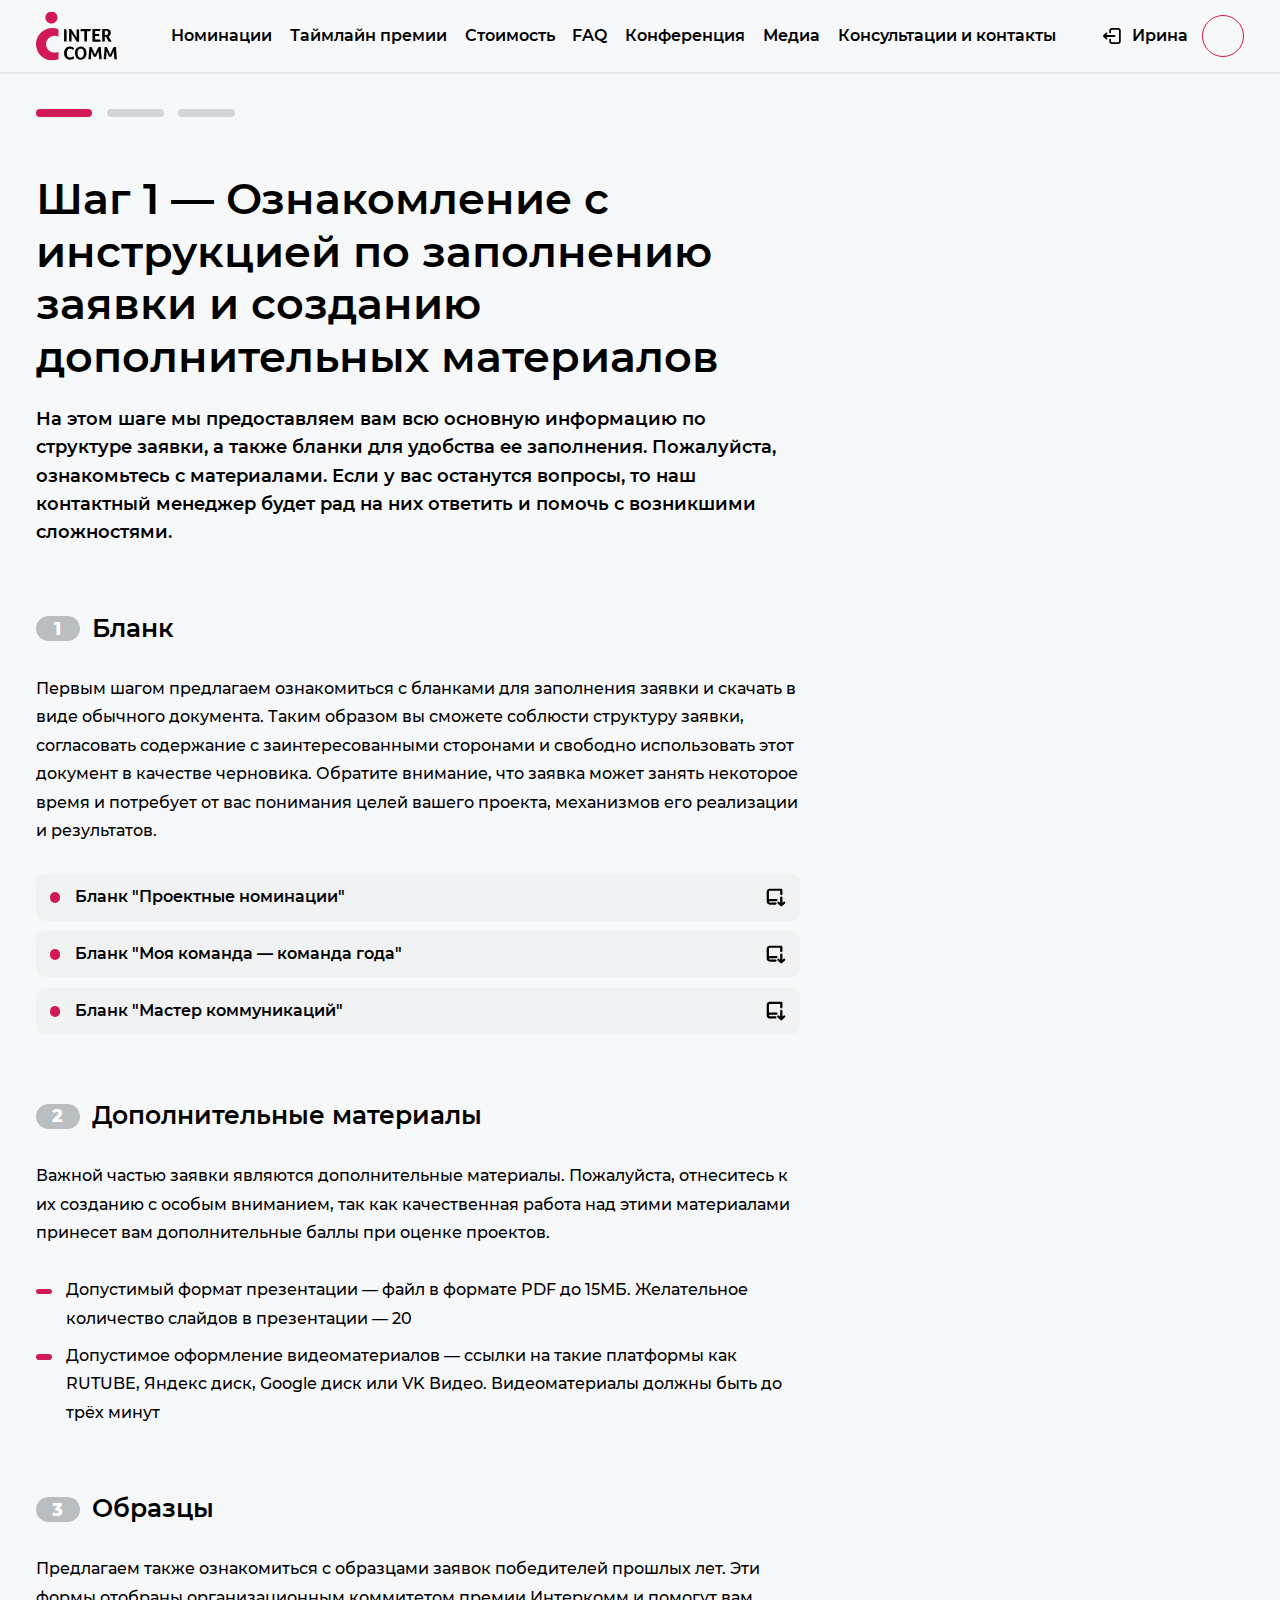
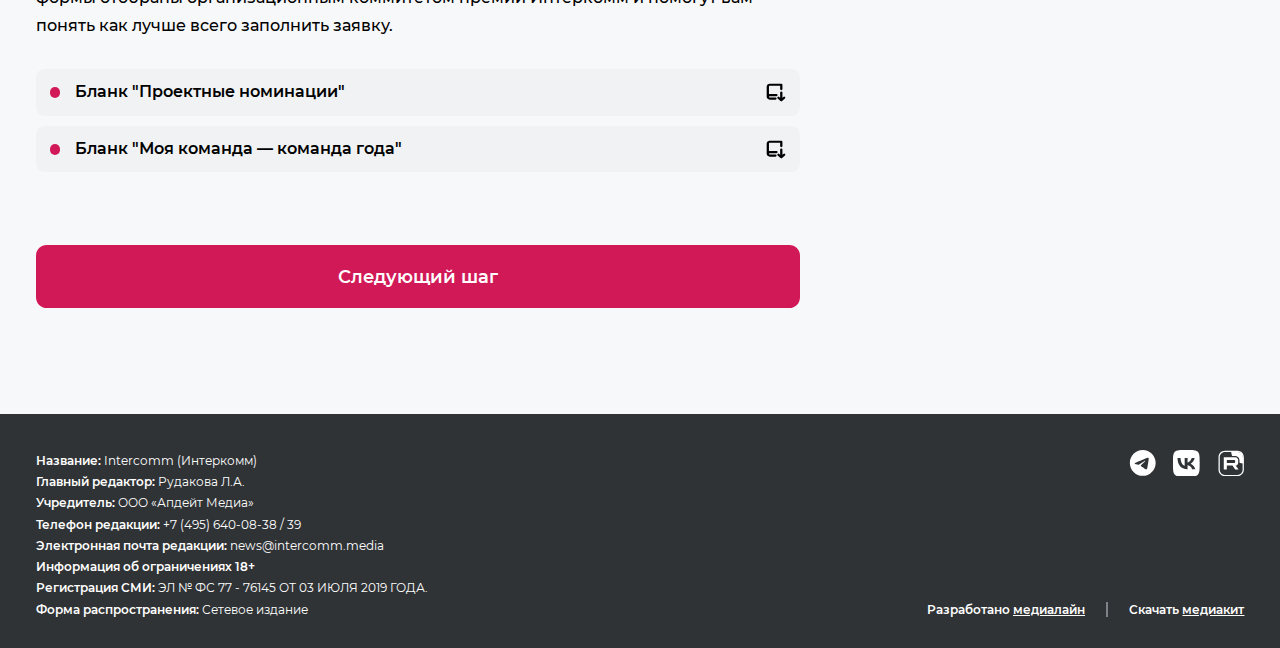
<file: req-step.html>
<!DOCTYPE html>
<html lang="ru">

<head>
    <meta charset="UTF-8">
    <meta name="viewport" content="width=device-width, initial-scale=1.0">
    <meta name="description" content="">
    <meta name="keywords" content="">
    <meta name="color-scheme" content="light only">
    <link rel="stylesheet" href="./css/style.min.css">
    <link rel="stylesheet" href="./css/custom.css" />
    <link rel="icon" href="img/favicon.svg" type="image/svg+xml">
    <title>Новая заявка</title>
</head>


<body class="m-page">
    <div class="wrapper">
        <header class="header">
            <div class="container">
                <div class="header__inner">
                    <a href="" class="header__logo">
                        <img src="img/logo.svg" alt="">
                    </a>

                    <nav class="nav">
                        <ul>
                            <li><a href="">Номинации</a></li>
                            <li><a href="">Таймлайн премии</a></li>
                            <li><a href="">Стоимость</a></li>
                            <li><a href="">FAQ</a></li>
                            <li><a href="">Конференция</a></li>
                            <li><a href="">Медиа</a></li>
                            <li><a href="">Консультации и контакты</a></li>
                        </ul>
                    </nav>


                    <div class="header-user">
                        <a href="" class="header-user__logout text-btn">
                            <svg xmlns="http://www.w3.org/2000/svg" width="20" height="18" viewBox="0 0 20 18"
                                fill="none">
                                <path class="_stroke"
                                    d="M8 5V3C8 2.46957 8.21071 1.96086 8.58579 1.58579C8.96086 1.21071 9.46957 1 10 1H17C17.5304 1 18.0391 1.21071 18.4142 1.58579C18.7893 1.96086 19 2.46957 19 3V15C19 15.5304 18.7893 16.0391 18.4142 16.4142C18.0391 16.7893 17.5304 17 17 17H10C9.46957 17 8.96086 16.7893 8.58579 16.4142C8.21071 16.0391 8 15.5304 8 15V13M13 9H1M1 9L4 6M1 9L4 12"
                                    stroke="black" stroke-width="2" stroke-linecap="round" stroke-linejoin="round" />
                            </svg>
                            <span>Ирина</span>
                        </a>
                        <a href="" class="header-user__img avatar">
                        </a>
                    </div>


                </div>
            </div>

        </header>
        <main class="content">

            <div class="req-page">
                <div class="container">
                    <div class="req-page__steps">
                        <span class="req-page__step req-page__step--active"></span>
                        <span class="req-page__step"></span>
                        <span class="req-page__step"></span>
                    </div>
                    <div class="req-page__inner">
                        <div class="h1">
                            Шаг 1 — Ознакомление с инструкцией по заполнению заявки и созданию дополнительных материалов
                        </div>
                        <div class="req-page__desc">
                            <div class="h4">
                                На этом шаге мы предоставляем вам всю основную информацию по структуре заявки, а также
                                бланки для удобства ее заполнения. Пожалуйста, ознакомьтесь с материалами. Если у вас
                                останутся вопросы, то наш контактный менеджер будет рад на них ответить и помочь с
                                возникшими сложностями.
                            </div>
                        </div>

                        <div class="guide-group">
                            <div class="guide-group__top">
                                <div class="guide-group__num">
                                    <span class="text20">1</span>
                                </div>
                                <div class="h2">
                                    Бланк
                                </div>
                            </div>
                            <div class="guide-group__desc text18">
                                Первым шагом предлагаем ознакомиться с бланками для заполнения заявки и скачать в виде
                                обычного документа. Таким образом вы сможете соблюсти структуру заявки, согласовать
                                содержание с заинтересованными сторонами и свободно использовать этот документ в
                                качестве черновика. Обратите внимание, что заявка может занять некоторое время и
                                потребует от вас понимания целей вашего проекта, механизмов его реализации и
                                результатов.
                            </div>
                            <div class="guide-group__docs">
                                <a href="" class="doc-item">
                                    <div class="doc-item__title">
                                        Бланк "Проектные номинации"
                                    </div>
                                    <button class="doc-item__btn"></button>
                                </a>

                                <a href="" class="doc-item">
                                    <div class="doc-item__title">
                                        Бланк "Моя команда — команда года"
                                    </div>
                                    <button class="doc-item__btn"></button>
                                </a>

                                <a href="" class="doc-item">
                                    <div class="doc-item__title">
                                        Бланк "Мастер коммуникаций"
                                    </div>
                                    <button class="doc-item__btn"></button>
                                </a>

                            </div>
                        </div>

                        <div class="guide-group">
                            <div class="guide-group__top">
                                <div class="guide-group__num">
                                    <span class="text20">2</span>
                                </div>
                                <div class="h2">
                                    Дополнительные материалы
                                </div>
                            </div>
                            <div class="guide-group__desc text18">
                                Важной частью заявки являются дополнительные материалы. Пожалуйста, отнеситесь к их
                                созданию с особым вниманием, так как качественная работа над этими материалами принесет
                                вам дополнительные баллы при оценке проектов.
                            </div>
                            <ul class="guide-group__list text18">
                                <li>Допустимый формат презентации — файл в формате PDF до 15МБ. Желательное количество
                                    слайдов в презентации — 20</li>
                                <li>Допустимое оформление видеоматериалов — ссылки на такие платформы как RUTUBE, Яндекс
                                    диск, Google диск или VK Видео. Видеоматериалы должны быть до трёх минут</li>
                            </ul>
                        </div>

                        <div class="guide-group">
                            <div class="guide-group__top">
                                <div class="guide-group__num">
                                    <span class="text20">3</span>
                                </div>
                                <div class="h2">
                                    Образцы
                                </div>
                            </div>
                            <div class="guide-group__desc text18">
                                Предлагаем также ознакомиться с образцами заявок победителей прошлых лет. Эти формы
                                отобраны организационным коммитетом премии Интеркомм и помогут вам понять как лучше
                                всего заполнить заявку.
                            </div>
                            <div class="guide-group__docs">
                                <a href="" class="doc-item">
                                    <div class="doc-item__title">
                                        Бланк "Проектные номинации"
                                    </div>
                                    <button class="doc-item__btn"></button>
                                </a>

                                <a href="" class="doc-item">
                                    <div class="doc-item__title">
                                        Бланк "Моя команда — команда года"
                                    </div>
                                    <button class="doc-item__btn"></button>
                                </a>

                            </div>
                        </div>

                        <div class="req-page__nav">
                            <a href="" class="req-page__btn m-btn m-btn-big m-btn-pink">
                                <span>Следующий шаг</span>
                            </a>
                        </div>
                    </div>
                </div>
            </div>

        </main>
        <footer class="footer">
            <div class="container">
                <div class="footer__inner">
                    <div class="footer__col">
                        <div class="footer__items">
                            <div class="footer__item">
                                <span>Название:</span> Intercomm (Интеркомм)
                            </div>
                            <div class="footer__item">
                                <span>Главный редактор:</span> Рудакова Л.А.
                            </div>
                            <div class="footer__item">
                                <span>Учредитель:</span> ООО «Апдейт Медиа»
                            </div>
                            <div class="footer__item">
                                <span>Телефон редакции:</span> +7 (495) 640-08-38 / 39
                            </div>
                            <div class="footer__item">
                                <span>Электронная почта редакции:</span> news@intercomm.media
                            </div>
                            <div class="footer__item">
                                <span>Информация об ограничениях 18+</span>
                            </div>
                            <div class="footer__item">
                                <span>Регистрация СМИ:</span> ЭЛ № ФС 77 - 76145 ОТ 03 ИЮЛЯ 2019 ГОДА.
                            </div>
                            <div class="footer__item">
                                <span>Форма распространения:</span> Сетевое издание
                            </div>
                        </div>
                    </div>
                    <div class="footer__col2">
                        <div class="socials">
                            <a href="" class="socials__item">
                                <svg xmlns="http://www.w3.org/2000/svg" width="31" height="31" viewBox="0 0 31 31"
                                    fill="none">
                                    <path fill-rule="evenodd" clip-rule="evenodd"
                                        d="M31 15.0062C31 23.294 24.2815 30.0125 15.9938 30.0125C7.70607 30.0125 0.987549 23.294 0.987549 15.0062C0.987549 6.71853 7.70607 0 15.9938 0C24.2815 0 31 6.71853 31 15.0062ZM16.5185 11.0706C15.0566 11.6829 12.1453 12.9448 7.77217 14.8441C7.07246 15.1314 6.69762 15.4063 6.66013 15.6812C6.6048 16.146 7.18659 16.3266 7.97143 16.5701C8.0727 16.6015 8.17736 16.634 8.28446 16.6683C9.05914 16.9182 10.0837 17.2056 10.621 17.2181C11.1083 17.2306 11.6456 17.0306 12.2453 16.6183C16.3311 13.857 18.4302 12.4576 18.5677 12.4326C18.6676 12.4076 18.7926 12.3826 18.88 12.4576C18.9675 12.5325 18.9675 12.6825 18.955 12.7199C18.8954 12.9683 16.4578 15.2313 15.3486 16.261C15.0629 16.5263 14.8653 16.7097 14.8192 16.7558C14.702 16.8764 14.5827 16.9906 14.468 17.1004C13.7508 17.7869 13.2126 18.3021 14.4944 19.1423C15.0771 19.527 15.5471 19.8476 16.01 20.1634C16.5693 20.5451 17.1182 20.9196 17.843 21.3913C18.0137 21.5035 18.1772 21.6198 18.3367 21.7332C18.9591 22.176 19.5207 22.5755 20.217 22.5159C20.6168 22.4784 21.0292 22.1035 21.2416 20.979C21.7414 18.3301 22.7159 12.57 22.9409 10.196C22.9658 9.99608 22.9409 9.73369 22.9159 9.60874C22.8909 9.48379 22.8534 9.32136 22.7035 9.19641C22.516 9.04647 22.2411 9.02148 22.1162 9.02148C21.5539 9.03398 20.6793 9.33385 16.5185 11.0706Z"
                                        fill="white" />
                                </svg>
                            </a>
                            <a href="" class="socials__item">
                                <svg xmlns="http://www.w3.org/2000/svg" width="30" height="30" viewBox="0 0 30 30"
                                    fill="none">
                                    <path fill-rule="evenodd" clip-rule="evenodd"
                                        d="M2.1 2.10781C0 4.22781 0 7.61781 0 14.4078V15.6078C0 22.3878 0 25.7778 2.1 27.9078C4.22 30.0078 7.61 30.0078 14.4 30.0078H15.6C22.38 30.0078 25.77 30.0078 27.9 27.9078C30 25.7878 30 22.3978 30 15.6078V14.4078C30 7.62781 30 4.23781 27.9 2.10781C25.78 0.0078125 22.39 0.0078125 15.6 0.0078125H14.4C7.62 0.0078125 4.23 0.0078125 2.1 2.10781ZM5.06006 9.13793C5.22006 16.9379 9.12006 21.6179 15.9601 21.6179H15.9701H16.3601V17.1579C18.8701 17.4079 20.7701 19.2479 21.5301 21.6179H25.0801C24.716 20.2712 24.0705 19.017 23.1862 17.9379C22.302 16.8589 21.199 15.9796 19.9501 15.3579C21.0692 14.6764 22.0358 13.7714 22.7894 12.6995C23.543 11.6275 24.0675 10.4117 24.3301 9.12793H21.1101C20.4101 11.6079 18.3301 13.8579 16.3601 14.0679V9.13793H13.1301V17.7779C11.1301 17.2779 8.61006 14.8579 8.50006 9.13793H5.06006Z"
                                        fill="white" />
                                </svg>
                            </a>
                            <a href="" class="socials__item">
                                <svg xmlns="http://www.w3.org/2000/svg" width="32" height="32" viewBox="0 0 32 32"
                                    fill="none">
                                    <path
                                        d="M19.2809 15.4926H10.6072V12.0606H19.2809C19.7873 12.0606 20.1389 12.1482 20.3165 12.303C20.4929 12.4566 20.6021 12.7422 20.6021 13.161V14.3922C20.6021 14.8326 20.4929 15.1194 20.3165 15.273C20.1389 15.4278 19.7873 15.4926 19.2809 15.4926ZM19.8749 8.82424H6.92925V23.5002H10.6072V18.7266H17.3861L20.6021 23.5014H24.7205L21.1745 18.7038C22.4825 18.5094 23.0693 18.1098 23.5529 17.4486C24.0377 16.7886 24.2801 15.7326 24.2801 14.3238V13.2234C24.2801 12.3882 24.1925 11.7282 24.0377 11.2218C23.8832 10.7184 23.6118 10.2587 23.2457 9.88023C22.8569 9.50966 22.3897 9.2312 21.8789 9.06543C21.3509 8.91183 20.6897 8.82424 19.8749 8.82424Z"
                                        fill="white" />
                                    <path
                                        d="M30.5045 16.1622C28.8569 16.1622 27.2717 15.891 25.7921 15.3894C25.8245 15.0414 25.8377 14.6838 25.8377 14.325V13.2246C25.8377 12.2886 25.7417 11.4654 25.5281 10.7682C25.3031 10.0341 24.9084 9.36318 24.3761 8.80983L24.3472 8.77863L24.3161 8.74984C23.7627 8.22353 23.099 7.82713 22.3733 7.58944L22.3457 7.57983L22.3157 7.57143C21.6113 7.36623 20.7977 7.26664 19.8761 7.26664L17.0105 7.26783C16.2267 5.44036 15.8237 3.47229 15.826 1.48383C23.3633 1.4839 28.6521 3.82709 28.6521 3.82709C28.6521 3.82709 30.5033 8.62383 30.5045 16.1622Z"
                                        fill="white" />
                                    <path fill-rule="evenodd" clip-rule="evenodd"
                                        d="M8.28885 2.45703C4.88236 2.45703 2.12085 5.21854 2.12085 8.62503V23.6982C2.12085 27.1047 4.88236 29.8662 8.28885 29.8662H23.3621C26.7685 29.8662 29.5301 27.1047 29.5301 23.6982V8.62503C29.5301 5.21854 26.7685 2.45703 23.3621 2.45703H8.28885ZM0.62085 8.62503C0.62085 4.39011 4.05393 0.957031 8.28885 0.957031H23.3621C27.597 0.957031 31.0301 4.39011 31.0301 8.62503V23.6982C31.0301 27.9332 27.597 31.3662 23.3621 31.3662H8.28885C4.05393 31.3662 0.62085 27.9332 0.62085 23.6982V8.62503Z"
                                        fill="white" />
                                </svg>
                            </a>
                        </div>
                        <div class="footer__links">
                            <div class="footer__link">
                                <div class="footer__link-text">
                                    Разработано <a href="">медиалайн</a>
                                </div>
                            </div>
                            <div class="footer__link">
                                <div class="footer__link-text">
                                    Скачать <a href="">медиакит</a>
                                </div>
                            </div>
                        </div>
                    </div>
                </div>
            </div>

        </footer>
    </div>

    <script src="js/jquery.min.js"></script>
    <script src="js/main.min.js"></script>

</body>

</html>
</file>
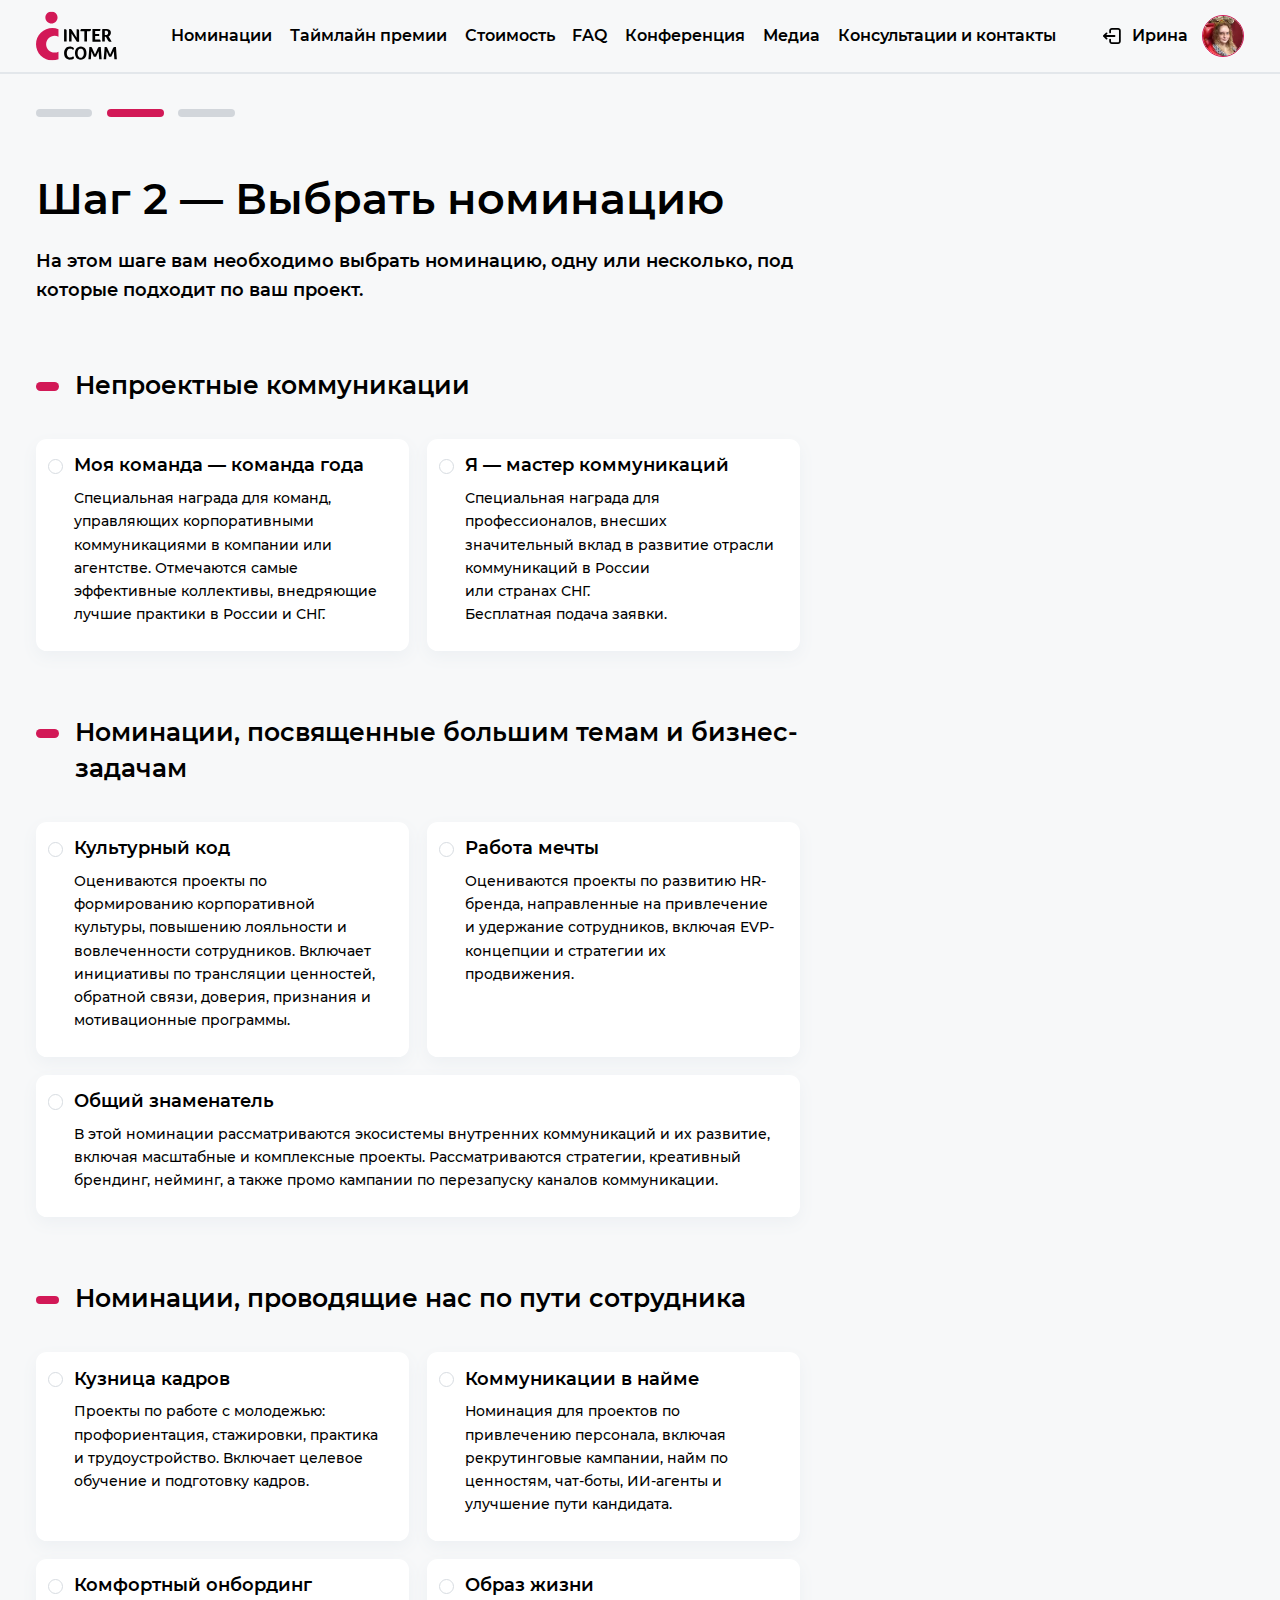
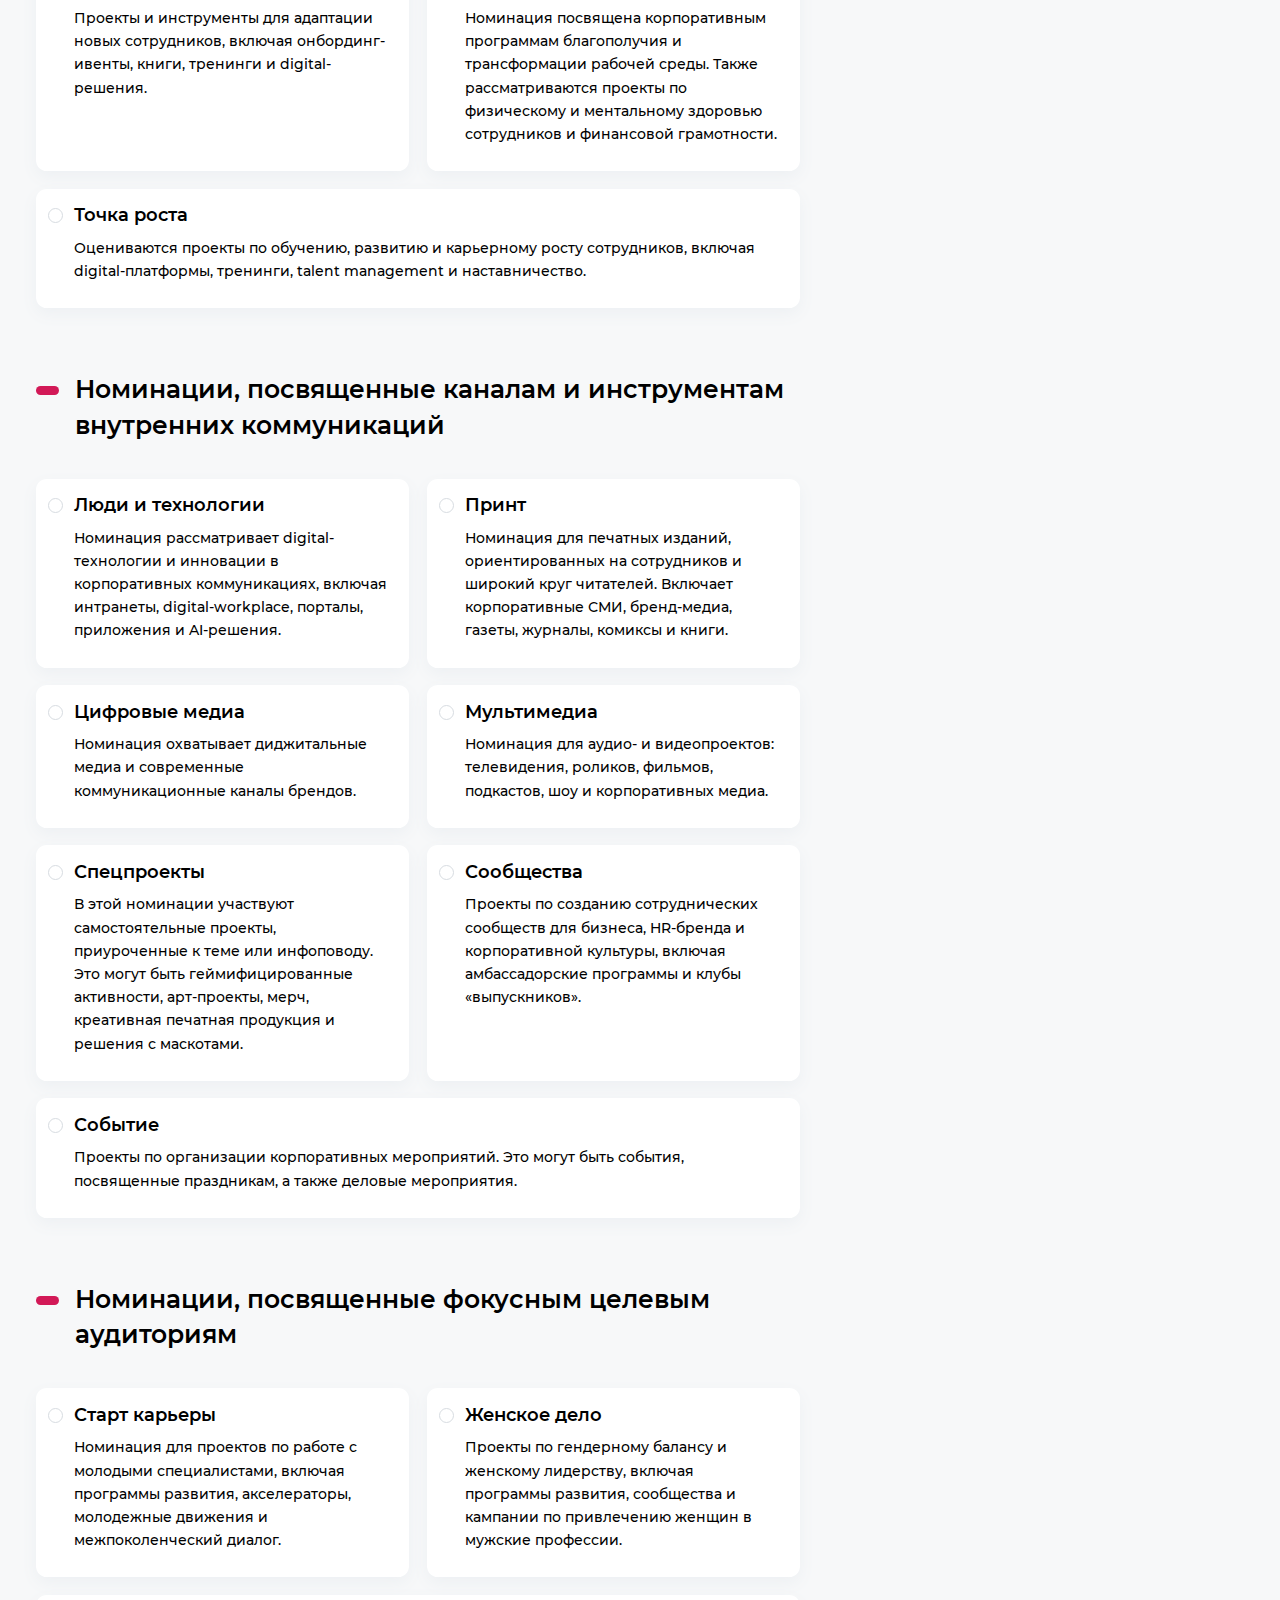
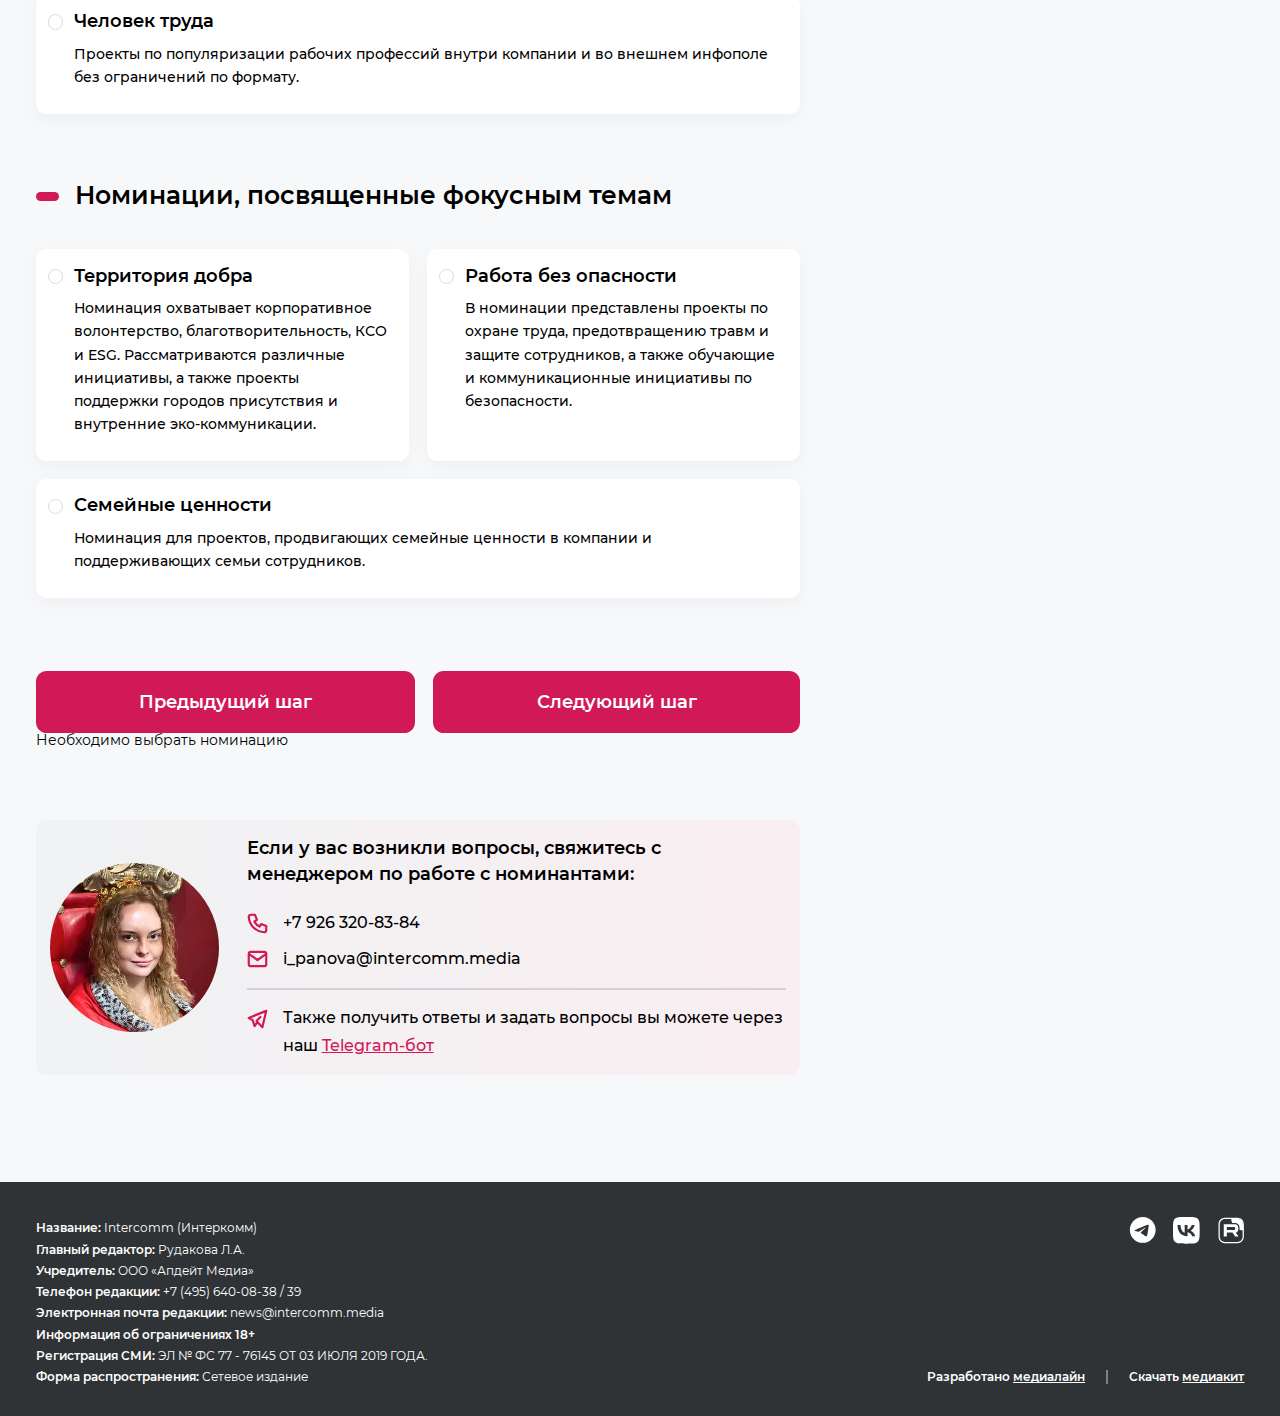
<file: req-step2.html>
<!DOCTYPE html>
<html lang="ru">

<head>
    <meta charset="UTF-8">
    <meta name="viewport" content="width=device-width, initial-scale=1.0">
    <meta name="description" content="">
    <meta name="keywords" content="">
    <meta name="color-scheme" content="light only">
    <link rel="stylesheet" href="css/style.min.css">
    <link rel="stylesheet" href="css/custom.css">
    <link rel="icon" href="img/favicon.svg" type="image/svg+xml">
    <title>Новая заявка</title>
</head>


<body class="m-page">
    <div class="wrapper">
        <header class="header">
            <div class="container">
                <div class="header__inner">
                    <a href="" class="header__logo">
                        <img src="img/logo.svg" alt="">
                    </a>

                    <nav class="nav">
                        <ul>
                            <li><a href="">Номинации</a></li>
                            <li><a href="">Таймлайн премии</a></li>
                            <li><a href="">Стоимость</a></li>
                            <li><a href="">FAQ</a></li>
                            <li><a href="">Конференция</a></li>
                            <li><a href="">Медиа</a></li>
                            <li><a href="">Консультации и контакты</a></li>
                        </ul>
                    </nav>


                    <div class="header-user">
                        <a href="" class="header-user__logout text-btn">
                            <svg xmlns="http://www.w3.org/2000/svg" width="20" height="18" viewBox="0 0 20 18"
                                fill="none">
                                <path class="_stroke"
                                    d="M8 5V3C8 2.46957 8.21071 1.96086 8.58579 1.58579C8.96086 1.21071 9.46957 1 10 1H17C17.5304 1 18.0391 1.21071 18.4142 1.58579C18.7893 1.96086 19 2.46957 19 3V15C19 15.5304 18.7893 16.0391 18.4142 16.4142C18.0391 16.7893 17.5304 17 17 17H10C9.46957 17 8.96086 16.7893 8.58579 16.4142C8.21071 16.0391 8 15.5304 8 15V13M13 9H1M1 9L4 6M1 9L4 12"
                                    stroke="black" stroke-width="2" stroke-linecap="round" stroke-linejoin="round" />
                            </svg>
                            <span>Ирина</span>
                        </a>
                        <a href="" class="header-user__img avatar">
                            <img src="img/avatar.webp" alt="">
                        </a>
                    </div>


                </div>
            </div>

        </header>
        <main class="content">

            <div class="req-page">
                <div class="container">
                    <div class="req-page__steps">
                        <span class="req-page__step"></span>
                        <span class="req-page__step req-page__step--active"></span>
                        <span class="req-page__step"></span>
                    </div>
                    <div class="req-page__inner">
                        <div class="h1">
                            Шаг 2 — Выбрать номинацию
                        </div>
                        <div class="req-page__desc">
                            <div class="h4">
                                На этом шаге вам необходимо выбрать номинацию, одну или несколько, под которые подходит
                                по ваш проект.
                            </div>
                        </div>

                        <div class="survey-group">
                            <div class="line-title">
                                <div class="h2">
                                    Непроектные коммуникации
                                </div>
                            </div>
                            <div class="survey-group__items">
                                <div class="survey-card">
                                    <input type="radio" name="communication" value="1" data-page-template="template-1">
                                    <div class="survey-card__inner">
                                        <div class="survey-card__title">
                                            Моя команда — команда года
                                        </div>
                                        <div class="survey-card__desc">
                                            Специальная награда для команд, управляющих корпоративными коммуникациями в
                                            компании или агентстве. Отмечаются самые эффективные коллективы, внедряющие
                                            лучшие практики в России и СНГ.
                                        </div>
                                    </div>
                                </div>

                                <div class="survey-card">
                                    <input type="radio" name="communication" value="2" data-page-template="template-1">
                                    <div class="survey-card__inner">
                                        <div class="survey-card__title">
                                            Я — мастер коммуникаций
                                        </div>
                                        <div class="survey-card__desc">
                                            Специальная награда для профессионалов, внесших значительный вклад в
                                            развитие отрасли коммуникаций в России <br> или странах СНГ. <br> Бесплатная
                                            подача заявки.
                                        </div>
                                    </div>
                                </div>

                            </div>
                        </div>

                        <div class="survey-group">
                            <div class="line-title">
                                <div class="h2">
                                    Номинации, посвященные большим темам и бизнес-задачам
                                </div>
                            </div>
                            <div class="survey-group__items">
                                <div class="survey-card">
                                    <input type="radio" name="communication" value="3" data-page-template="template-2">
                                    <div class="survey-card__inner">
                                        <div class="survey-card__title">
                                            Культурный код
                                        </div>
                                        <div class="survey-card__desc">
                                            Оцениваются проекты по формированию корпоративной культуры, повышению
                                            лояльности и вовлеченности сотрудников. Включает инициативы по трансляции
                                            ценностей, обратной связи, доверия, признания и мотивационные программы.
                                        </div>
                                    </div>
                                </div>

                                <div class="survey-card">
                                    <input type="radio" name="communication" value="4" data-page-template="template-2">
                                    <div class="survey-card__inner">
                                        <div class="survey-card__title">
                                            Работа мечты
                                        </div>
                                        <div class="survey-card__desc">
                                            Оцениваются проекты по развитию HR-бренда, направленные на привлечение и
                                            удержание сотрудников, включая EVP-концепции и стратегии их продвижения.
                                        </div>
                                    </div>
                                </div>

                                <div class="survey-card">
                                    <input type="radio" name="communication" value="5" data-page-template="template-2">
                                    <div class="survey-card__inner">
                                        <div class="survey-card__title">
                                            Общий знаменатель
                                        </div>
                                        <div class="survey-card__desc">
                                            В этой номинации рассматриваются экосистемы внутренних коммуникаций и их
                                            развитие, включая масштабные и комплексные проекты. Рассматриваются
                                            стратегии, креативный брендинг, нейминг, а также промо кампании по
                                            перезапуску каналов коммуникации.
                                        </div>
                                    </div>
                                </div>

                            </div>
                        </div>

                        <div class="survey-group">
                            <div class="line-title">
                                <div class="h2">
                                    Номинации, проводящие нас по пути сотрудника
                                </div>
                            </div>
                            <div class="survey-group__items">
                                <div class="survey-card">
                                    <input type="radio" name="communication" value="6" data-page-template="template-3">
                                    <div class="survey-card__inner">
                                        <div class="survey-card__title">
                                            Кузница кадров
                                        </div>
                                        <div class="survey-card__desc">
                                            Проекты по работе с молодежью: профориентация, стажировки, практика и
                                            трудоустройство. Включает целевое обучение и подготовку кадров.
                                        </div>
                                    </div>
                                </div>

                                <div class="survey-card">
                                    <input type="radio" name="communication" value="7" data-page-template="template-3">
                                    <div class="survey-card__inner">
                                        <div class="survey-card__title">
                                            Коммуникации в найме
                                        </div>
                                        <div class="survey-card__desc">
                                            Номинация для проектов по привлечению персонала, включая рекрутинговые
                                            кампании, найм по ценностям, чат-боты, ИИ-агенты и улучшение пути кандидата.
                                        </div>
                                    </div>
                                </div>

                                <div class="survey-card">
                                    <input type="radio" name="communication" value="8" data-page-template="template-3">
                                    <div class="survey-card__inner">
                                        <div class="survey-card__title">
                                            Комфортный онбординг
                                        </div>
                                        <div class="survey-card__desc">
                                            Проекты и инструменты для адаптации новых сотрудников, включая
                                            онбординг-ивенты, книги, тренинги и digital-решения.
                                        </div>
                                    </div>
                                </div>

                                <div class="survey-card">
                                    <input type="radio" name="communication" value="9" data-page-template="template-3">
                                    <div class="survey-card__inner">
                                        <div class="survey-card__title">
                                            Образ жизни
                                        </div>
                                        <div class="survey-card__desc">
                                            Номинация посвящена корпоративным программам благополучия и трансформации
                                            рабочей среды. Также рассматриваются проекты по физическому и ментальному
                                            здоровью сотрудников и финансовой грамотности.
                                        </div>
                                    </div>
                                </div>

                                <div class="survey-card">
                                    <input type="radio" name="communication" value="10" data-page-template="template-3">
                                    <div class="survey-card__inner">
                                        <div class="survey-card__title">
                                            Точка роста
                                        </div>
                                        <div class="survey-card__desc">
                                            Оцениваются проекты по обучению, развитию и карьерному росту сотрудников,
                                            включая digital-платформы, тренинги, talent management и наставничество.
                                        </div>
                                    </div>
                                </div>

                            </div>
                        </div>

                        <div class="survey-group">
                            <div class="line-title">
                                <div class="h2">
                                    Номинации, посвященные каналам и инструментам внутренних коммуникаций
                                </div>
                            </div>
                            <div class="survey-group__items">
                                <div class="survey-card">
                                    <input type="radio" name="communication" value="11" data-page-template="template-3">
                                    <div class="survey-card__inner">
                                        <div class="survey-card__title">
                                            Люди и технологии
                                        </div>
                                        <div class="survey-card__desc">
                                            Номинация рассматривает digital-технологии и инновации в корпоративных
                                            коммуникациях, включая интранеты, digital-workplace, порталы, приложения и
                                            AI-решения.
                                        </div>
                                    </div>
                                </div>

                                <div class="survey-card">
                                    <input type="radio" name="communication" value="12" data-page-template="template-3">
                                    <div class="survey-card__inner">
                                        <div class="survey-card__title">
                                            Принт
                                        </div>
                                        <div class="survey-card__desc">
                                            Номинация для печатных изданий, ориентированных на сотрудников и широкий
                                            круг читателей. Включает корпоративные СМИ, бренд-медиа, газеты, журналы,
                                            комиксы и книги.
                                        </div>
                                    </div>
                                </div>

                                <div class="survey-card">
                                    <input type="radio" name="communication" value="13" data-page-template="template-3">
                                    <div class="survey-card__inner">
                                        <div class="survey-card__title">
                                            Цифровые медиа
                                        </div>
                                        <div class="survey-card__desc">
                                            Номинация охватывает диджитальные медиа и современные коммуникационные
                                            каналы брендов.
                                        </div>
                                    </div>
                                </div>

                                <div class="survey-card">
                                    <input type="radio" name="communication" value="14" data-page-template="template-3">
                                    <div class="survey-card__inner">
                                        <div class="survey-card__title">
                                            Мультимедиа
                                        </div>
                                        <div class="survey-card__desc">
                                            Номинация для аудио- и видеопроектов: телевидения, роликов, фильмов,
                                            подкастов, шоу и корпоративных медиа.
                                        </div>
                                    </div>
                                </div>

                                <div class="survey-card">
                                    <input type="radio" name="communication" value="15" data-page-template="template-3">
                                    <div class="survey-card__inner">
                                        <div class="survey-card__title">
                                            Спецпроекты
                                        </div>
                                        <div class="survey-card__desc">
                                            В этой номинации участвуют самостоятельные проекты, приуроченные к теме или
                                            инфоповоду. Это могут быть геймифицированные активности, арт-проекты, мерч,
                                            креативная печатная продукция и решения с маскотами.
                                        </div>
                                    </div>
                                </div>

                                <div class="survey-card">
                                    <input type="radio" name="communication" value="16" data-page-template="template-3">
                                    <div class="survey-card__inner">
                                        <div class="survey-card__title">
                                            Сообщества
                                        </div>
                                        <div class="survey-card__desc">
                                            Проекты по созданию сотруднических сообществ для бизнеса, HR-бренда и
                                            корпоративной культуры, включая амбассадорские программы и клубы
                                            «выпускников».
                                        </div>
                                    </div>
                                </div>

                                <div class="survey-card">
                                    <input type="radio" name="communication" value="17" data-page-template="template-3">
                                    <div class="survey-card__inner">
                                        <div class="survey-card__title">
                                            Событие
                                        </div>
                                        <div class="survey-card__desc">
                                            Проекты по организации корпоративных мероприятий. Это могут быть события,
                                            посвященные праздникам, а также деловые мероприятия.
                                        </div>
                                    </div>
                                </div>

                            </div>
                        </div>

                        <div class="survey-group">
                            <div class="line-title">
                                <div class="h2">
                                    Номинации, посвященные фокусным целевым аудиториям
                                </div>
                            </div>
                            <div class="survey-group__items">
                                <div class="survey-card">
                                    <input type="radio" name="communication" value="18" data-page-template="template-3">
                                    <div class="survey-card__inner">
                                        <div class="survey-card__title">
                                            Старт карьеры
                                        </div>
                                        <div class="survey-card__desc">
                                            Номинация для проектов по работе с молодыми специалистами, включая программы
                                            развития, акселераторы, молодежные движения и межпоколенческий диалог.
                                        </div>
                                    </div>
                                </div>

                                <div class="survey-card">
                                    <input type="radio" name="communication" value="19" data-page-template="template-3">
                                    <div class="survey-card__inner">
                                        <div class="survey-card__title">
                                            Женское дело
                                        </div>
                                        <div class="survey-card__desc">
                                            Проекты по гендерному балансу и женскому лидерству, включая программы
                                            развития, сообщества и кампании по привлечению женщин в мужские профессии.
                                        </div>
                                    </div>
                                </div>

                                <div class="survey-card">
                                    <input type="radio" name="communication" value="20" data-page-template="template-3">
                                    <div class="survey-card__inner">
                                        <div class="survey-card__title">
                                            Человек труда
                                        </div>
                                        <div class="survey-card__desc">
                                            Проекты по популяризации рабочих профессий внутри компании и во внешнем
                                            инфополе без ограничений по формату.
                                        </div>
                                    </div>
                                </div>

                            </div>
                        </div>

                        <div class="survey-group">
                            <div class="line-title">
                                <div class="h2">
                                    Номинации, посвященные фокусным темам
                                </div>
                            </div>
                            <div class="survey-group__items">
                                <div class="survey-card">
                                    <input type="radio" name="communication" value="21" data-page-template="template-3">
                                    <div class="survey-card__inner">
                                        <div class="survey-card__title">
                                            Территория добра
                                        </div>
                                        <div class="survey-card__desc">
                                            Номинация охватывает корпоративное волонтерство, благотворительность, КСО и
                                            ESG. Рассматриваются различные инициативы, а также проекты поддержки городов
                                            присутствия и внутренние эко-коммуникации.
                                        </div>
                                    </div>
                                </div>

                                <div class="survey-card">
                                    <input type="radio" name="communication" value="22" data-page-template="template-3">
                                    <div class="survey-card__inner">
                                        <div class="survey-card__title">
                                            Работа без опасности
                                        </div>
                                        <div class="survey-card__desc">
                                            В номинации представлены проекты по охране труда, предотвращению травм и
                                            защите сотрудников, а также обучающие и коммуникационные инициативы по
                                            безопасности.
                                        </div>
                                    </div>
                                </div>

                                <div class="survey-card">
                                    <input type="radio" name="communication" value="23" data-page-template="template-3">
                                    <div class="survey-card__inner">
                                        <div class="survey-card__title">
                                            Семейные ценности
                                        </div>
                                        <div class="survey-card__desc">
                                            Номинация для проектов, продвигающих семейные ценности в компании и
                                            поддерживающих семьи сотрудников.
                                        </div>
                                    </div>
                                </div>

                            </div>
                        </div>

                        <div class="req-page__nav">
                            <a href="" class="req-page__btn m-btn m-btn-big m-btn-pink">
                                <span>Предыдущий шаг</span>
                            </a>
                            <a href="" data-next-step class="req-page__btn m-btn m-btn-big m-btn-pink">
                                <span>Следующий шаг</span>
                            </a>
                        </div>
                        <div class="error-message">Необходимо выбрать номинацию</div>

                        <div class="manager">
                            <div class="manager__img avatar">
                                <img src="img/manager.webp" alt="">
                            </div>
                            <div class="manager__content">
                                <div class="h4">
                                    Если у вас возникли вопросы, свяжитесь с менеджером по работе с номинантами:
                                </div>
                                <div class="manager__links">
                                    <a href="tel:+79263208384" class="manager__link">
                                        <img src="img/phone.svg" alt="">
                                        <span>+7 926 320-83-84</span>
                                    </a>
                                    <a href="mailto:i_panova@intercomm.media" class="manager__link">
                                        <img src="img/mail.svg" alt="">
                                        <span>i_panova@intercomm.media</span>
                                    </a>
                                    <div class="manager__link manager__link--tg">
                                        <img src="img/tg.svg" alt="">
                                        <span>
                                            Также получить ответы и задать вопросы вы можете через наш <a
                                                href="">Telegram-бот</a>
                                        </span>
                                    </div>
                                </div>
                            </div>
                        </div>

                    </div>
                </div>
            </div>

        </main>
        <footer class="footer">
            <div class="container">
                <div class="footer__inner">
                    <div class="footer__col">
                        <div class="footer__items">
                            <div class="footer__item">
                                <span>Название:</span> Intercomm (Интеркомм)
                            </div>
                            <div class="footer__item">
                                <span>Главный редактор:</span> Рудакова Л.А.
                            </div>
                            <div class="footer__item">
                                <span>Учредитель:</span> ООО «Апдейт Медиа»
                            </div>
                            <div class="footer__item">
                                <span>Телефон редакции:</span> +7 (495) 640-08-38 / 39
                            </div>
                            <div class="footer__item">
                                <span>Электронная почта редакции:</span> news@intercomm.media
                            </div>
                            <div class="footer__item">
                                <span>Информация об ограничениях 18+</span>
                            </div>
                            <div class="footer__item">
                                <span>Регистрация СМИ:</span> ЭЛ № ФС 77 - 76145 ОТ 03 ИЮЛЯ 2019 ГОДА.
                            </div>
                            <div class="footer__item">
                                <span>Форма распространения:</span> Сетевое издание
                            </div>
                        </div>
                    </div>
                    <div class="footer__col2">
                        <div class="socials">
                            <a href="" class="socials__item">
                                <svg xmlns="http://www.w3.org/2000/svg" width="31" height="31" viewBox="0 0 31 31"
                                    fill="none">
                                    <path fill-rule="evenodd" clip-rule="evenodd"
                                        d="M31 15.0062C31 23.294 24.2815 30.0125 15.9938 30.0125C7.70607 30.0125 0.987549 23.294 0.987549 15.0062C0.987549 6.71853 7.70607 0 15.9938 0C24.2815 0 31 6.71853 31 15.0062ZM16.5185 11.0706C15.0566 11.6829 12.1453 12.9448 7.77217 14.8441C7.07246 15.1314 6.69762 15.4063 6.66013 15.6812C6.6048 16.146 7.18659 16.3266 7.97143 16.5701C8.0727 16.6015 8.17736 16.634 8.28446 16.6683C9.05914 16.9182 10.0837 17.2056 10.621 17.2181C11.1083 17.2306 11.6456 17.0306 12.2453 16.6183C16.3311 13.857 18.4302 12.4576 18.5677 12.4326C18.6676 12.4076 18.7926 12.3826 18.88 12.4576C18.9675 12.5325 18.9675 12.6825 18.955 12.7199C18.8954 12.9683 16.4578 15.2313 15.3486 16.261C15.0629 16.5263 14.8653 16.7097 14.8192 16.7558C14.702 16.8764 14.5827 16.9906 14.468 17.1004C13.7508 17.7869 13.2126 18.3021 14.4944 19.1423C15.0771 19.527 15.5471 19.8476 16.01 20.1634C16.5693 20.5451 17.1182 20.9196 17.843 21.3913C18.0137 21.5035 18.1772 21.6198 18.3367 21.7332C18.9591 22.176 19.5207 22.5755 20.217 22.5159C20.6168 22.4784 21.0292 22.1035 21.2416 20.979C21.7414 18.3301 22.7159 12.57 22.9409 10.196C22.9658 9.99608 22.9409 9.73369 22.9159 9.60874C22.8909 9.48379 22.8534 9.32136 22.7035 9.19641C22.516 9.04647 22.2411 9.02148 22.1162 9.02148C21.5539 9.03398 20.6793 9.33385 16.5185 11.0706Z"
                                        fill="white" />
                                </svg>
                            </a>
                            <a href="" class="socials__item">
                                <svg xmlns="http://www.w3.org/2000/svg" width="30" height="30" viewBox="0 0 30 30"
                                    fill="none">
                                    <path fill-rule="evenodd" clip-rule="evenodd"
                                        d="M2.1 2.10781C0 4.22781 0 7.61781 0 14.4078V15.6078C0 22.3878 0 25.7778 2.1 27.9078C4.22 30.0078 7.61 30.0078 14.4 30.0078H15.6C22.38 30.0078 25.77 30.0078 27.9 27.9078C30 25.7878 30 22.3978 30 15.6078V14.4078C30 7.62781 30 4.23781 27.9 2.10781C25.78 0.0078125 22.39 0.0078125 15.6 0.0078125H14.4C7.62 0.0078125 4.23 0.0078125 2.1 2.10781ZM5.06006 9.13793C5.22006 16.9379 9.12006 21.6179 15.9601 21.6179H15.9701H16.3601V17.1579C18.8701 17.4079 20.7701 19.2479 21.5301 21.6179H25.0801C24.716 20.2712 24.0705 19.017 23.1862 17.9379C22.302 16.8589 21.199 15.9796 19.9501 15.3579C21.0692 14.6764 22.0358 13.7714 22.7894 12.6995C23.543 11.6275 24.0675 10.4117 24.3301 9.12793H21.1101C20.4101 11.6079 18.3301 13.8579 16.3601 14.0679V9.13793H13.1301V17.7779C11.1301 17.2779 8.61006 14.8579 8.50006 9.13793H5.06006Z"
                                        fill="white" />
                                </svg>
                            </a>
                            <a href="" class="socials__item">
                                <svg xmlns="http://www.w3.org/2000/svg" width="32" height="32" viewBox="0 0 32 32"
                                    fill="none">
                                    <path
                                        d="M19.2809 15.4926H10.6072V12.0606H19.2809C19.7873 12.0606 20.1389 12.1482 20.3165 12.303C20.4929 12.4566 20.6021 12.7422 20.6021 13.161V14.3922C20.6021 14.8326 20.4929 15.1194 20.3165 15.273C20.1389 15.4278 19.7873 15.4926 19.2809 15.4926ZM19.8749 8.82424H6.92925V23.5002H10.6072V18.7266H17.3861L20.6021 23.5014H24.7205L21.1745 18.7038C22.4825 18.5094 23.0693 18.1098 23.5529 17.4486C24.0377 16.7886 24.2801 15.7326 24.2801 14.3238V13.2234C24.2801 12.3882 24.1925 11.7282 24.0377 11.2218C23.8832 10.7184 23.6118 10.2587 23.2457 9.88023C22.8569 9.50966 22.3897 9.2312 21.8789 9.06543C21.3509 8.91183 20.6897 8.82424 19.8749 8.82424Z"
                                        fill="white" />
                                    <path
                                        d="M30.5045 16.1622C28.8569 16.1622 27.2717 15.891 25.7921 15.3894C25.8245 15.0414 25.8377 14.6838 25.8377 14.325V13.2246C25.8377 12.2886 25.7417 11.4654 25.5281 10.7682C25.3031 10.0341 24.9084 9.36318 24.3761 8.80983L24.3472 8.77863L24.3161 8.74984C23.7627 8.22353 23.099 7.82713 22.3733 7.58944L22.3457 7.57983L22.3157 7.57143C21.6113 7.36623 20.7977 7.26664 19.8761 7.26664L17.0105 7.26783C16.2267 5.44036 15.8237 3.47229 15.826 1.48383C23.3633 1.4839 28.6521 3.82709 28.6521 3.82709C28.6521 3.82709 30.5033 8.62383 30.5045 16.1622Z"
                                        fill="white" />
                                    <path fill-rule="evenodd" clip-rule="evenodd"
                                        d="M8.28885 2.45703C4.88236 2.45703 2.12085 5.21854 2.12085 8.62503V23.6982C2.12085 27.1047 4.88236 29.8662 8.28885 29.8662H23.3621C26.7685 29.8662 29.5301 27.1047 29.5301 23.6982V8.62503C29.5301 5.21854 26.7685 2.45703 23.3621 2.45703H8.28885ZM0.62085 8.62503C0.62085 4.39011 4.05393 0.957031 8.28885 0.957031H23.3621C27.597 0.957031 31.0301 4.39011 31.0301 8.62503V23.6982C31.0301 27.9332 27.597 31.3662 23.3621 31.3662H8.28885C4.05393 31.3662 0.62085 27.9332 0.62085 23.6982V8.62503Z"
                                        fill="white" />
                                </svg>
                            </a>
                        </div>
                        <div class="footer__links">
                            <div class="footer__link">
                                <div class="footer__link-text">
                                    Разработано <a href="">медиалайн</a>
                                </div>
                            </div>
                            <div class="footer__link">
                                <div class="footer__link-text">
                                    Скачать <a href="">медиакит</a>
                                </div>
                            </div>
                        </div>
                    </div>
                </div>
            </div>

        </footer>
    </div>
    <script>
        const errorMessage = document.querySelector('.error-message ');
        let showErrTimeot;
        document.addEventListener('click', (e) => {
            const target = e.target;
            if (target.closest('[data-next-step]')) {
                e.preventDefault();
                clearTimeout(showErrTimeot);
                errorMessage.classList.remove('show');
                const nominationsList = Array.from(document.querySelectorAll('input[type="radio"]'));
                const currentNomination = nominationsList.find(nomination => nomination.checked);
                if (!currentNomination) {
                    errorMessage.classList.add('show');
                    showErrTimeot = setTimeout(() => {
                        errorMessage.classList.remove('show');
                    }, 2000);
                    return;
                }

                const currentNominationId = currentNomination.getAttribute('value');
                const currentNominationPageTemplate = currentNomination.getAttribute('data-page-template');
                console.log(currentNominationId);
                window.location.href = `/${currentNominationPageTemplate}?nominationId=${currentNominationId}`;

            }
        })
    </script>
    <script src="js/jquery.min.js"></script>
    <script src="js/main.min.js"></script>

</body>

</html>
</file>
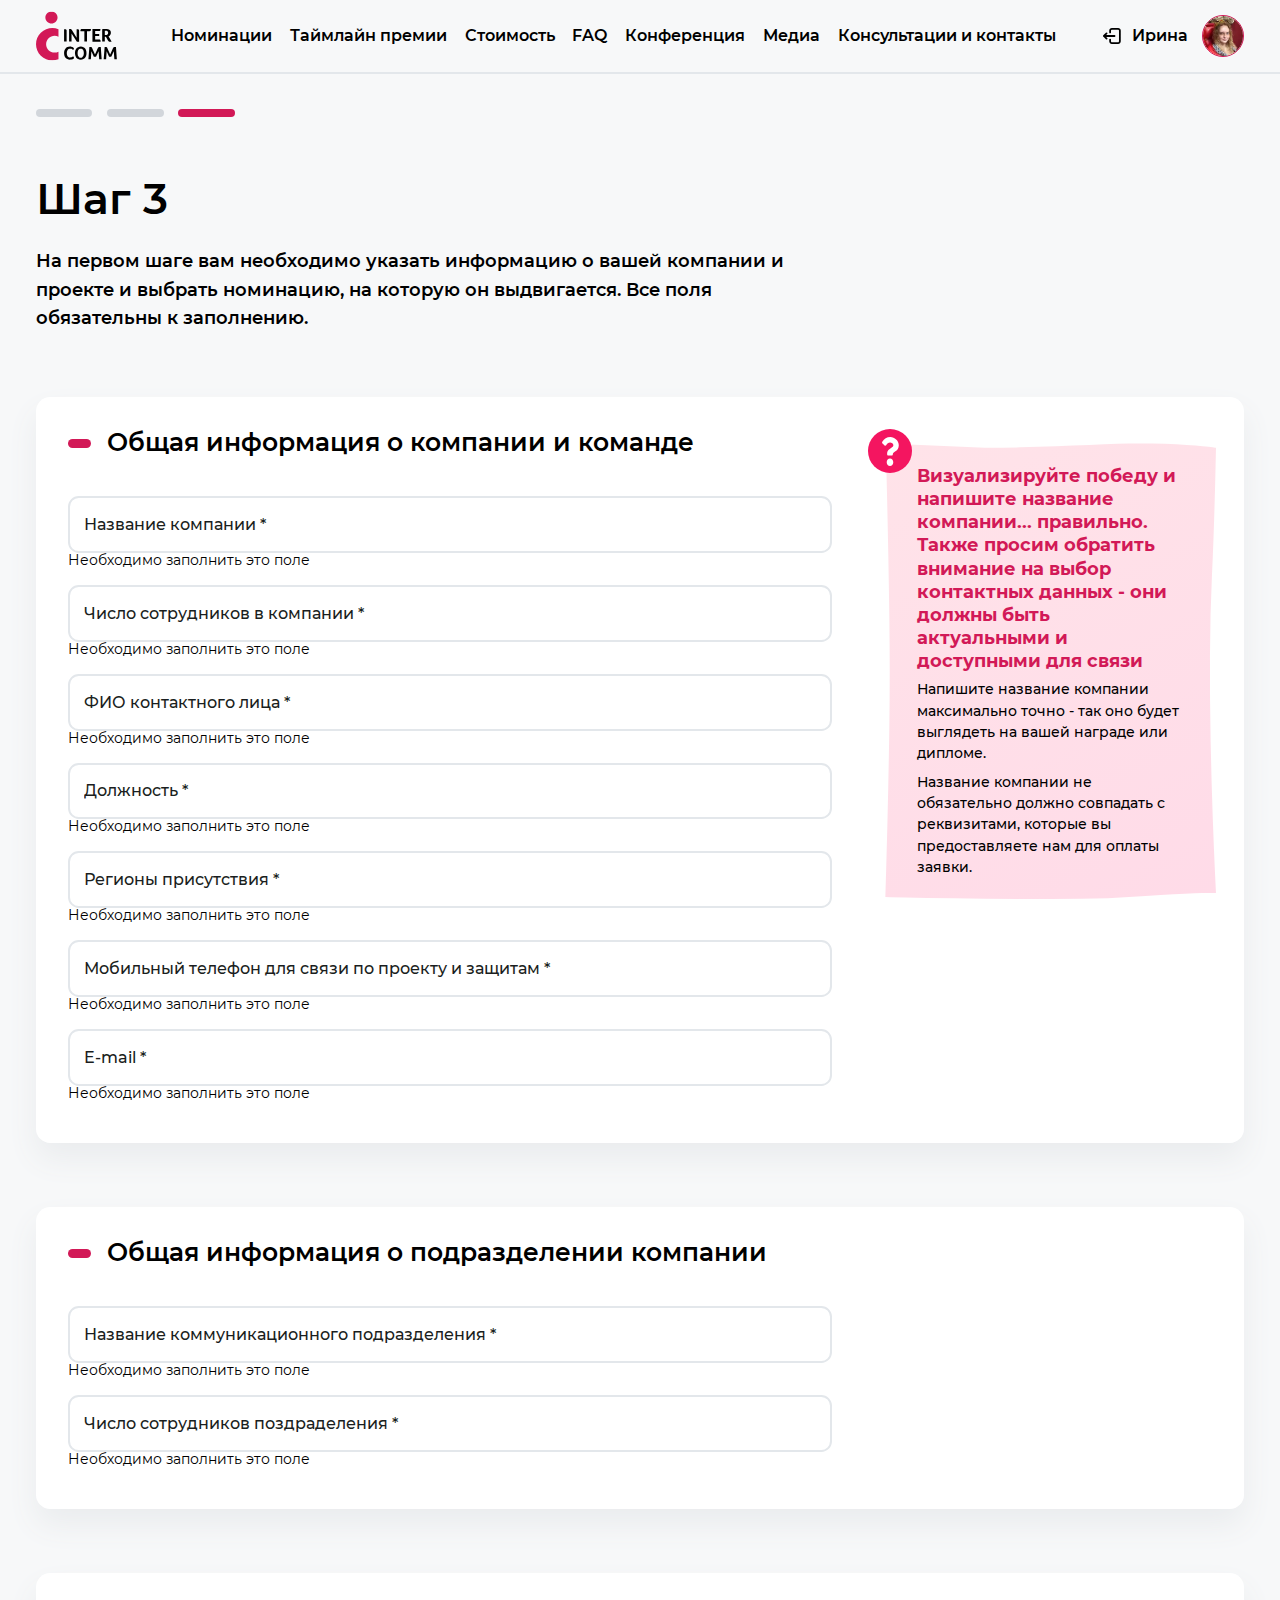
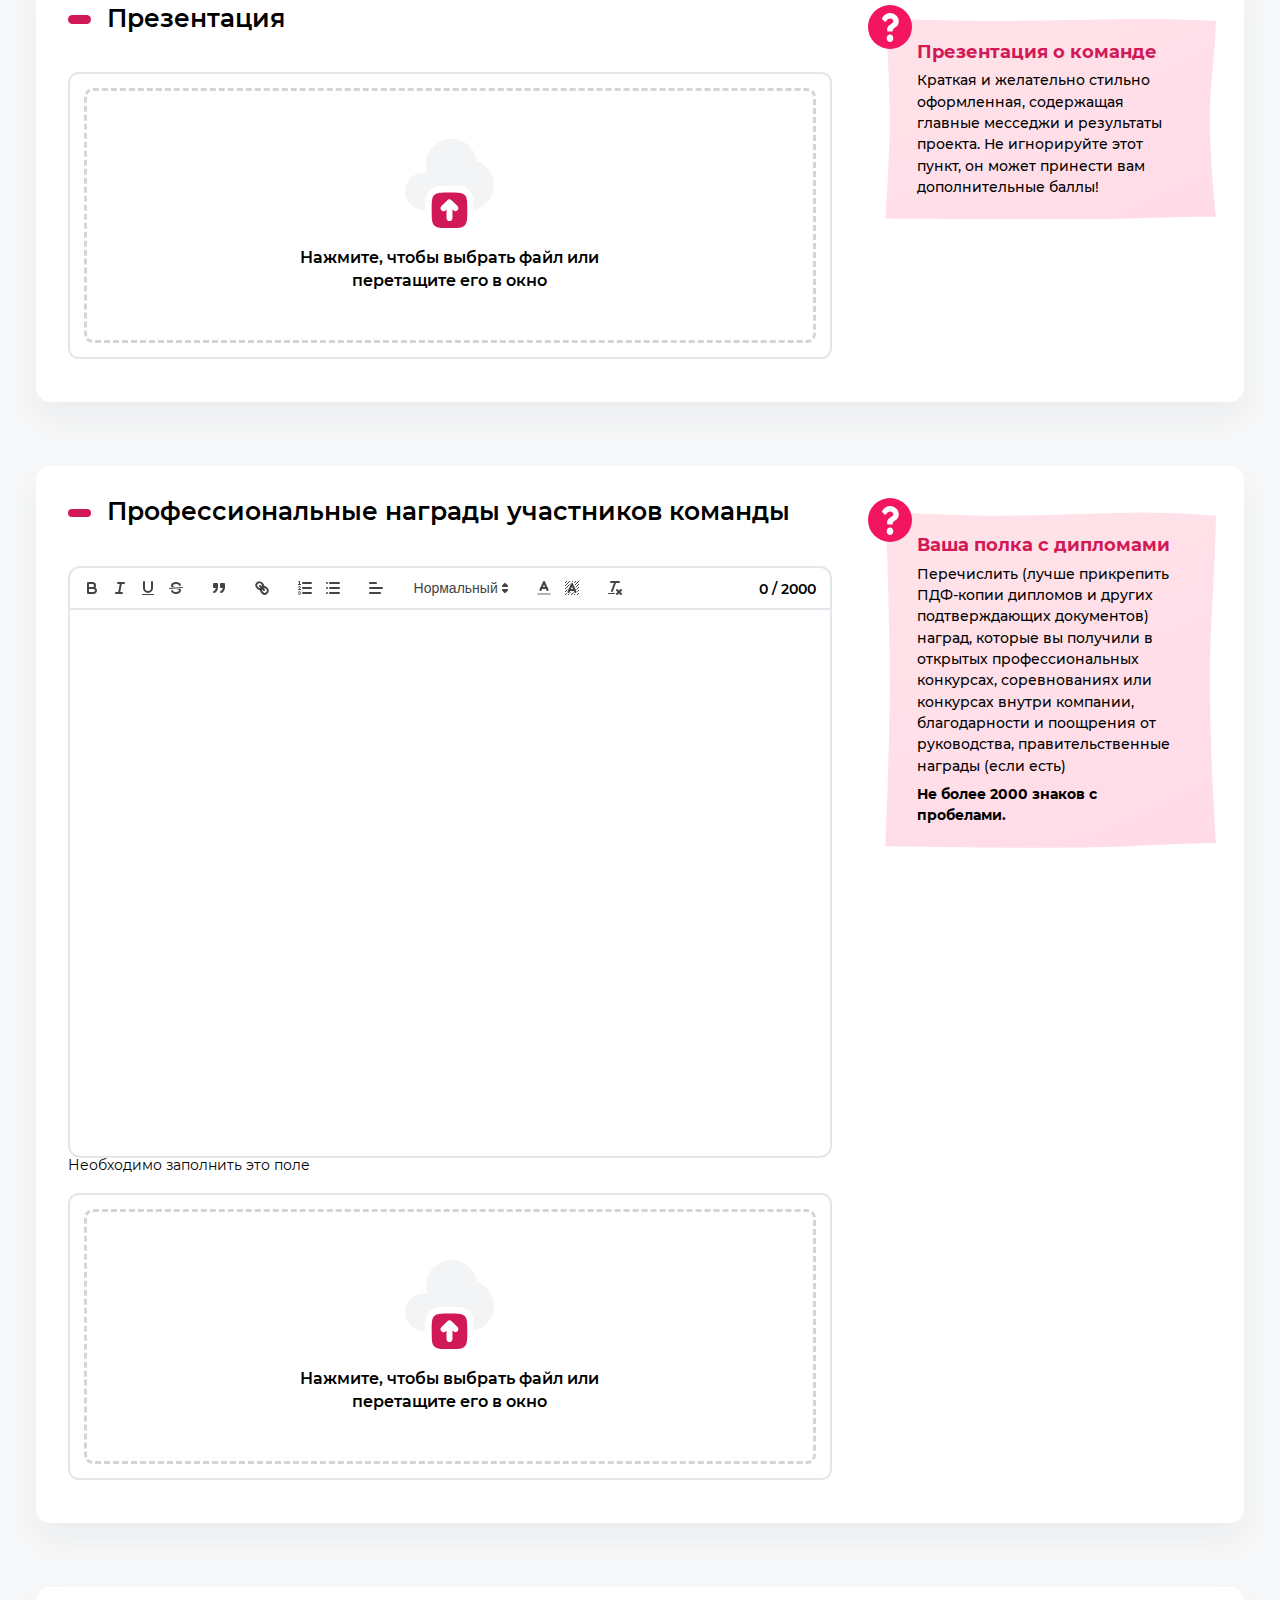
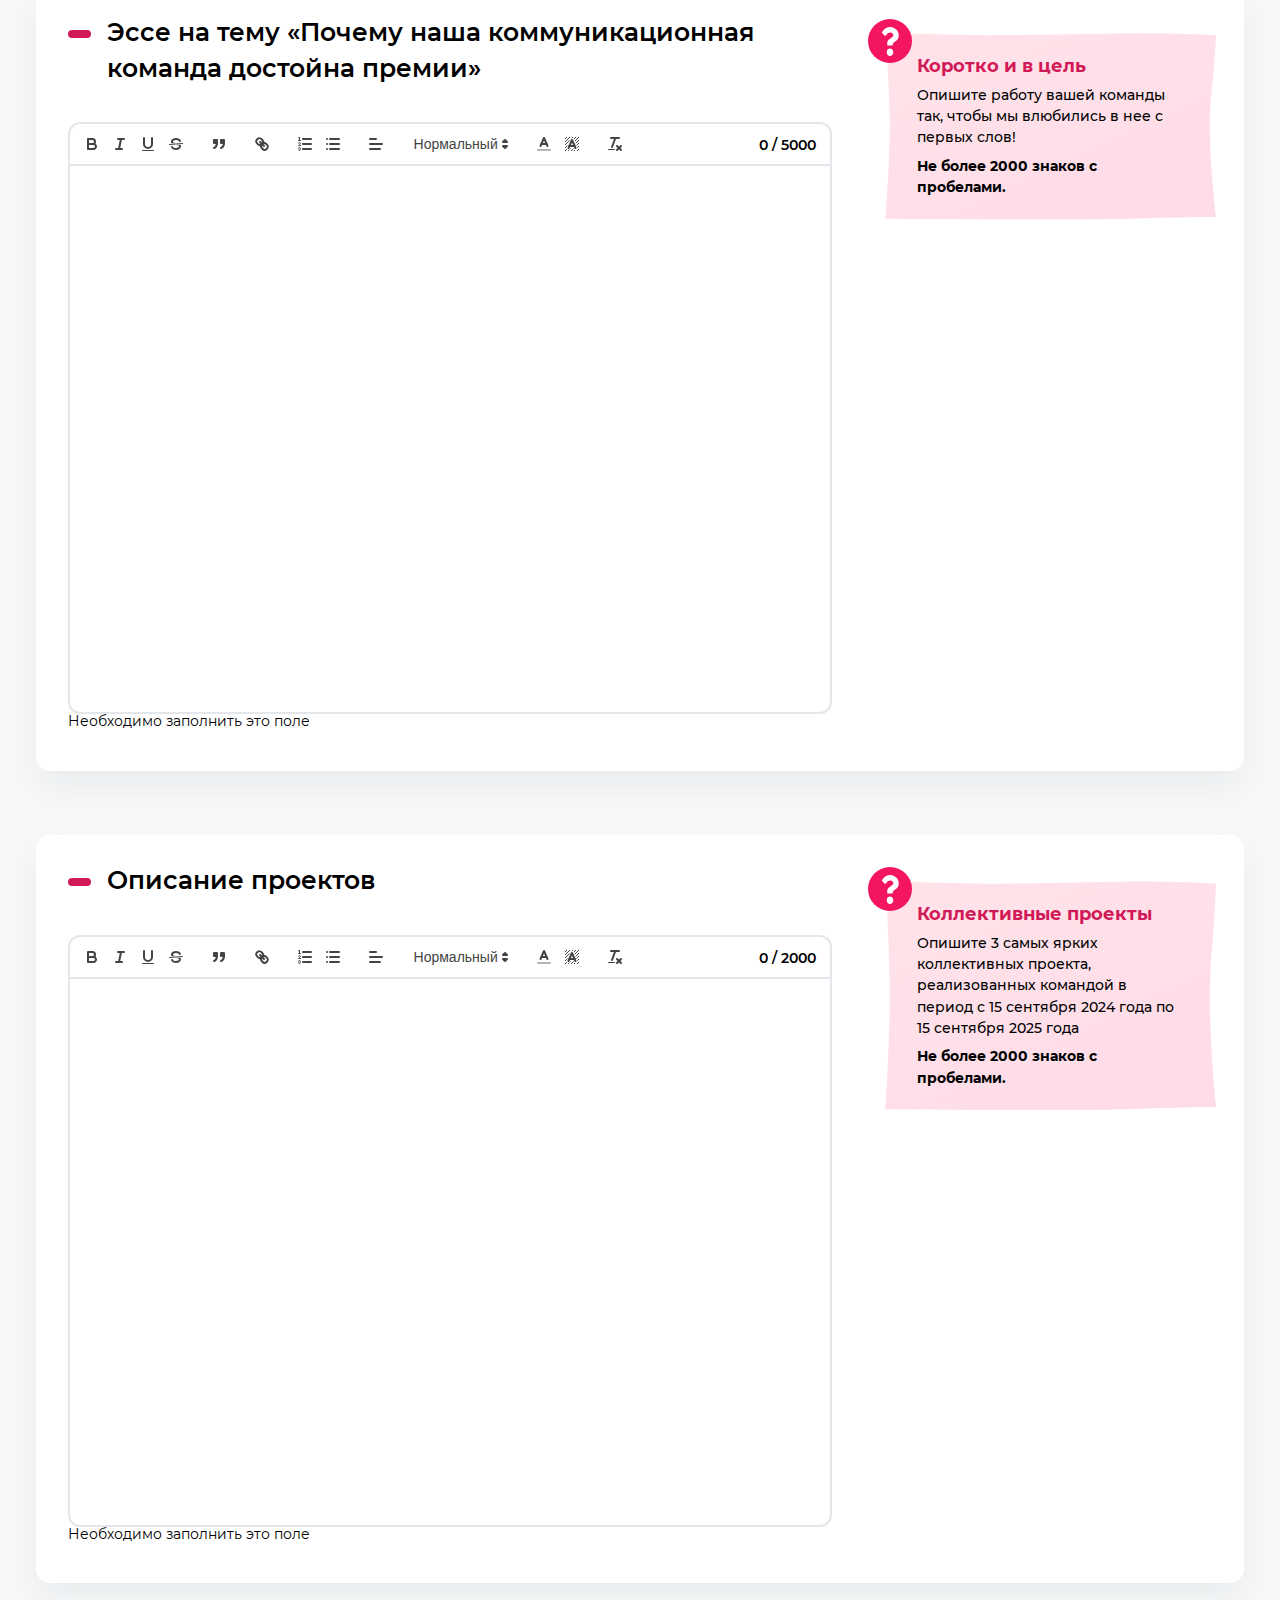
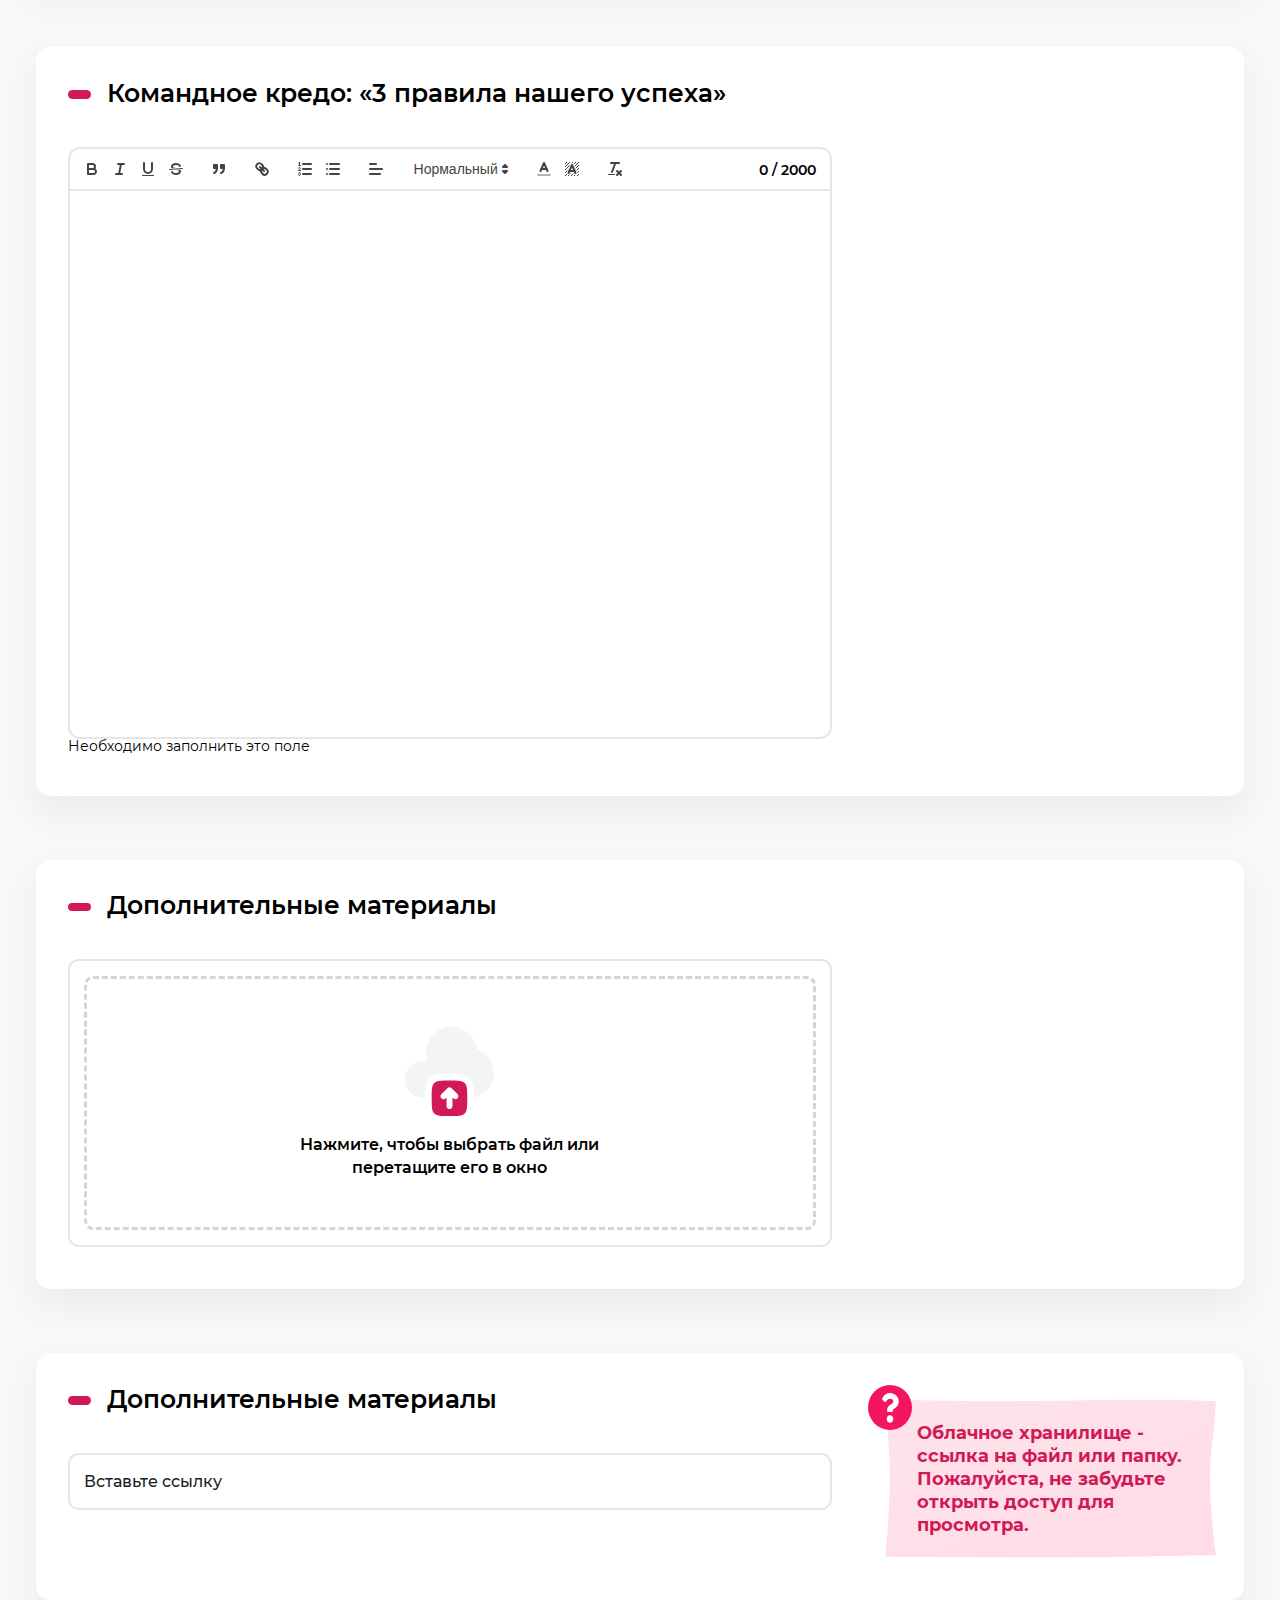
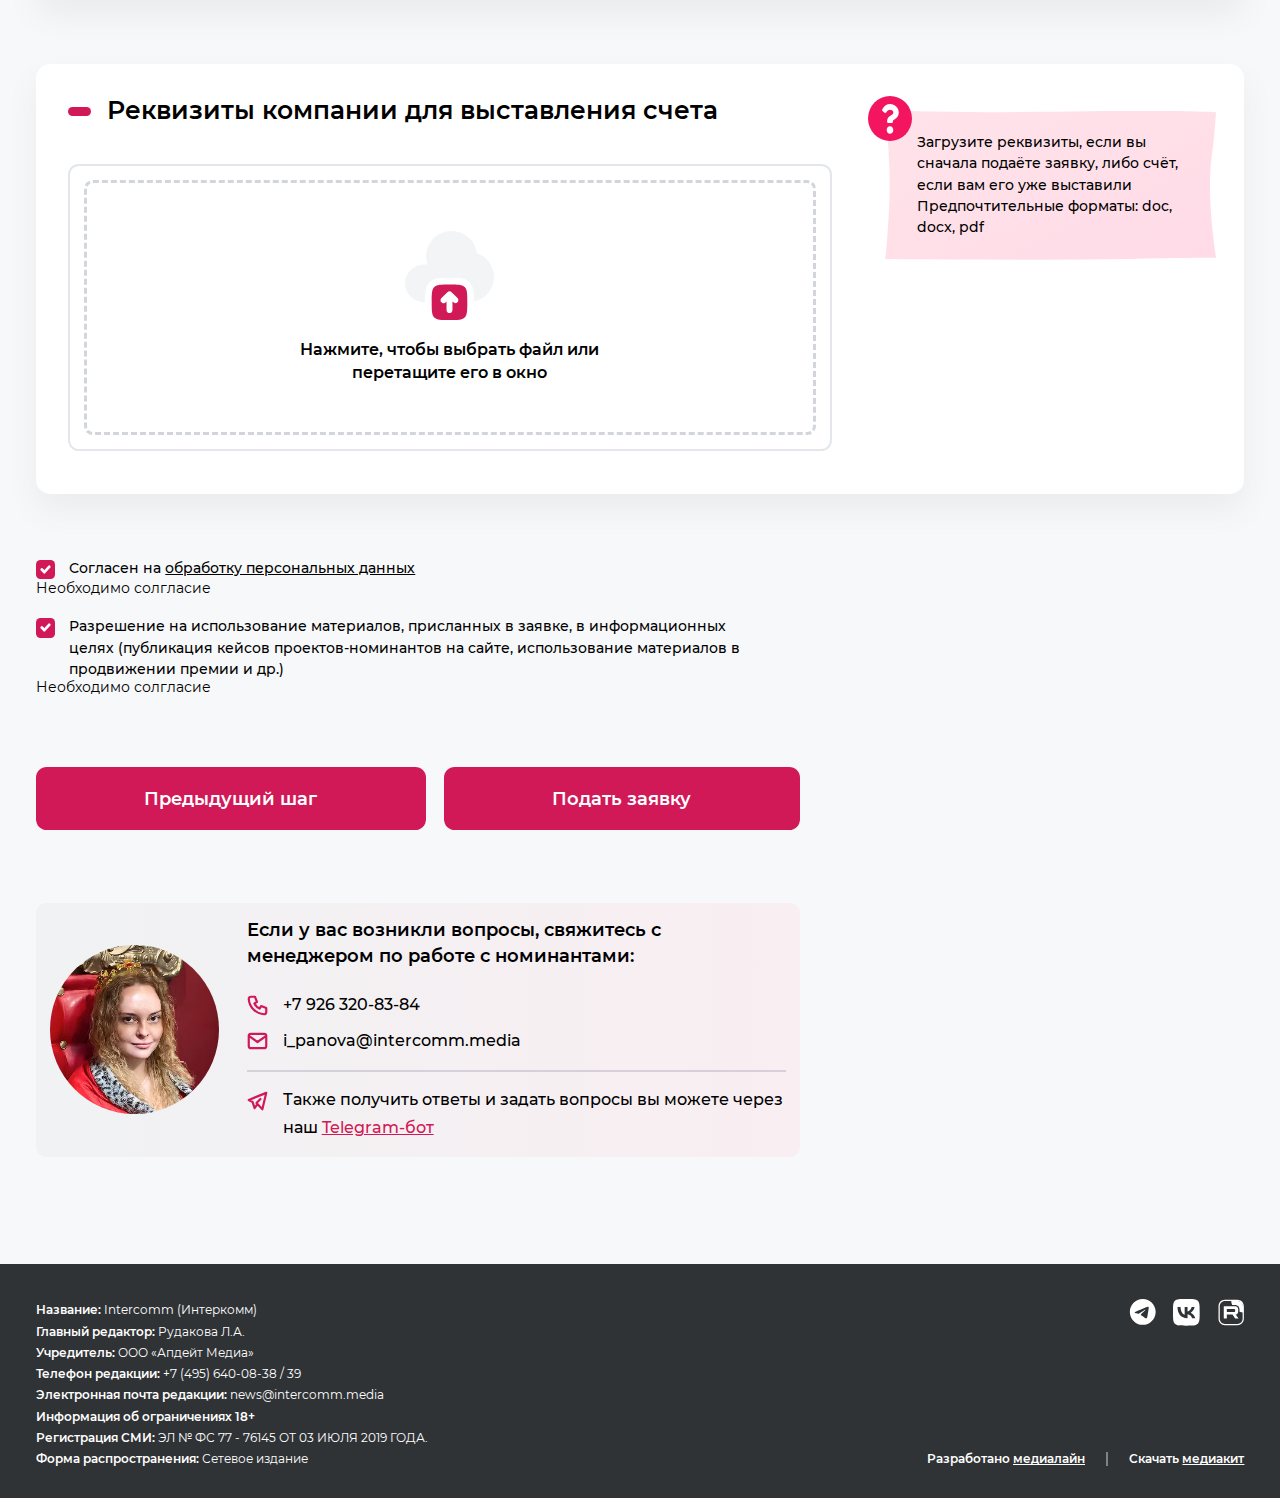
<file: req-step3-2.html>
<!DOCTYPE html>
<html lang="ru">

<head>
    <meta charset="UTF-8">
    <meta name="viewport" content="width=device-width, initial-scale=1.0">
    <meta name="description" content="">
    <meta name="keywords" content="">
    <meta name="color-scheme" content="light only">
    <link rel="stylesheet" href="./css/quill.snow.css" />
    <link rel="stylesheet" href="css/style.min.css">
    <link rel="stylesheet" href="css/custom.css">
    <link rel="icon" href="img/favicon.svg" type="image/svg+xml">
    <title>Новая заявка</title>
</head>


<body class="m-page">
    <div class="wrapper">
        <header class="header">
            <div class="container">
                <div class="header__inner">
                    <a href="" class="header__logo">
                        <img src="img/logo.svg" alt="">
                    </a>

                    <nav class="nav">
                        <ul>
                            <li><a href="">Номинации</a></li>
                            <li><a href="">Таймлайн премии</a></li>
                            <li><a href="">Стоимость</a></li>
                            <li><a href="">FAQ</a></li>
                            <li><a href="">Конференция</a></li>
                            <li><a href="">Медиа</a></li>
                            <li><a href="">Консультации и контакты</a></li>
                        </ul>
                    </nav>


                    <div class="header-user">
                        <a href="" class="header-user__logout text-btn">
                            <svg xmlns="http://www.w3.org/2000/svg" width="20" height="18" viewBox="0 0 20 18"
                                fill="none">
                                <path class="_stroke"
                                    d="M8 5V3C8 2.46957 8.21071 1.96086 8.58579 1.58579C8.96086 1.21071 9.46957 1 10 1H17C17.5304 1 18.0391 1.21071 18.4142 1.58579C18.7893 1.96086 19 2.46957 19 3V15C19 15.5304 18.7893 16.0391 18.4142 16.4142C18.0391 16.7893 17.5304 17 17 17H10C9.46957 17 8.96086 16.7893 8.58579 16.4142C8.21071 16.0391 8 15.5304 8 15V13M13 9H1M1 9L4 6M1 9L4 12"
                                    stroke="black" stroke-width="2" stroke-linecap="round" stroke-linejoin="round" />
                            </svg>
                            <span>Ирина</span>
                        </a>
                        <a href="" class="header-user__img avatar">
                            <img src="img/avatar.webp" alt="">
                        </a>
                    </div>


                </div>
            </div>

        </header>
        <main class="content">

            <div class="req-page">
                <div class="container">
                    <div class="req-page__steps">
                        <span class="req-page__step"></span>
                        <span class="req-page__step"></span>
                        <span class="req-page__step req-page__step--active"></span>
                    </div>
                    <div class="req-page__inner req-page__inner--full">
                        <div class="h1">
                            Шаг 3
                        </div>
                        <div class="req-page__desc">
                            <div class="h4">
                                На первом шаге вам необходимо указать информацию о вашей компании и проекте и выбрать
                                номинацию, на которую он выдвигается. Все поля обязательны к заполнению.
                            </div>
                        </div>

                        <div class="info-group">
                            <div class="info-group__col">
                                <div class="line-title">
                                    <div class="h2">
                                        Общая информация о компании и команде
                                    </div>
                                </div>
                                <div class="info-group__fields">
                                    <div class="fg">
                                        <input class="data-field" value="" type="text" required name="company-name"
                                            placeholder="Название компании *">
                                        <div class="err-message">Необходимо заполнить это поле</div>
                                    </div>
                                    <div class="fg">
                                        <input class="data-field" value="" type="text" required name="personal-count"
                                            placeholder="Число сотрудников в компании *">
                                        <div class="err-message">Необходимо заполнить это поле</div>
                                    </div>
                                    <div class="fg">
                                        <input class="data-field" value="" type="text" required name="person-name"
                                            placeholder="ФИО контактного лица *">
                                        <div class="err-message">Необходимо заполнить это поле</div>
                                    </div>
                                    <div class="fg">
                                        <input class="data-field" value="" type="text" required name="person-position"
                                            placeholder="Должность *">
                                        <div class="err-message">Необходимо заполнить это поле</div>
                                    </div>
                                    <div class="fg">
                                        <input class="data-field" value="" type="text" required name="regions"
                                            placeholder="Регионы присутствия *">
                                        <div class="err-message">Необходимо заполнить это поле</div>
                                    </div>
                                    <div class="fg">
                                        <input class="data-field" value="" type="tel" required
                                            placeholder="Мобильный телефон для связи по проекту и защитам *"
                                            name="contacts-phone">
                                        <div class="err-message">Необходимо заполнить это поле</div>
                                    </div>
                                    <div class="fg">
                                        <input class="data-field" type="email" value="" required placeholder="E-mail *"
                                            name="email">
                                        <div class="err-message">Необходимо заполнить это поле</div>
                                    </div>
                                </div>
                            </div>
                            <div class="info-group__col2">
                                <div class="hint">
                                    <div class="hint__title">
                                        Визуализируйте победу и напишите название компании... правильно. Также просим
                                        обратить внимание на выбор контактных данных - они должны быть актуальными и
                                        доступными для связи
                                    </div>
                                    <div class="text">
                                        <p>Напишите название компании максимально точно - так оно будет выглядеть на
                                            вашей награде или дипломе.</p>
                                        <p>Название компании не обязательно должно совпадать с реквизитами, которые вы
                                            предоставляете нам для оплаты заявки.</p>
                                    </div>
                                </div>
                            </div>
                        </div>

                        <div class="info-group">
                            <div class="info-group__col">
                                <div class="line-title">
                                    <div class="h2">
                                        Общая информация о подразделении компании
                                    </div>
                                </div>
                                <div class="info-group__fields">
                                    <div class="fg">
                                        <input type="text" class="data-field" value="" required
                                            placeholder="Название коммуникационного подразделения *">
                                        <div class="err-message">Необходимо заполнить это поле</div>
                                    </div>
                                    <div class="fg">
                                        <input type="text" data-field-type="number" class="data-field" value="" required
                                            placeholder="Число сотрудников поздраделения *">
                                        <div class="err-message">Необходимо заполнить это поле</div>
                                    </div>
                                </div>
                            </div>
                            <div class="info-group__col2">

                            </div>
                        </div>

                        <div class="info-group">
                            <div class="info-group__col">
                                <div class="line-title">
                                    <div class="h2">
                                        Презентация
                                    </div>
                                </div>
                                <div class="file-input">
                                    <input type="file">
                                    <div class="file-input__wrap">
                                        <div class="file-input__inner">
                                            <img src="img/upload.svg" alt="" class="file-input__img">
                                            <div class="file-input__title">
                                                Нажмите, чтобы выбрать файл или перетащите его в окно
                                            </div>
                                        </div>
                                    </div>
                                </div>

                            </div>
                            <div class="info-group__col2">
                                <div class="hint">
                                    <div class="hint__title">
                                        Презентация о команде
                                    </div>
                                    <div class="text">
                                        Краткая и желательно стильно оформленная, содержащая главные месседжи и
                                        результаты проекта. Не игнорируйте этот пункт, он может принести вам
                                        дополнительные баллы!
                                    </div>
                                </div>
                            </div>
                        </div>

                        <div class="info-group">
                            <div class="info-group__col">
                                <div class="line-title">
                                    <div class="h2">
                                        Профессиональные награды участников команды
                                    </div>
                                </div>
                                <div class="editor">
                                    <div class="editor">
                                        <div class="editor-wrapper">
                                            <div class="editor-component" name="awards-for-team-members" data-req="true"
                                                data-max-chars="2000">
                                            </div>
                                            <div class="charCount">0 / 2000</div>
                                            <div class="err-message">Необходимо заполнить это поле</div>
                                        </div>
                                    </div>
                                </div>

                                <div class="file-input">
                                    <input type="file">
                                    <div class="file-input__wrap">
                                        <div class="file-input__inner">
                                            <img src="img/upload.svg" alt="" class="file-input__img">
                                            <div class="file-input__title">
                                                Нажмите, чтобы выбрать файл или перетащите его в окно
                                            </div>
                                        </div>
                                    </div>
                                </div>

                            </div>
                            <div class="info-group__col2">
                                <div class="hint">
                                    <div class="hint__title">
                                        Ваша полка с дипломами
                                    </div>
                                    <div class="text">
                                        <p>Перечислить (лучше прикрепить ПДФ-копии дипломов и других подтверждающих
                                            документов) наград, которые вы получили в открытых профессиональных
                                            конкурсах, соревнованиях или конкурсах внутри компании, благодарности и
                                            поощрения от руководства, правительственные награды (если есть)</p>
                                        <p><b>Не более 2000 знаков с пробелами.</b></p>
                                    </div>
                                </div>
                            </div>
                        </div>

                        <div class="info-group">
                            <div class="info-group__col">
                                <div class="line-title">
                                    <div class="h2">
                                        Эссе на тему «Почему наша коммуникационная команда достойна премии»
                                    </div>
                                </div>
                                <div class="editor">
                                    <div class="editor">
                                        <div class="editor-wrapper">
                                            <div class="editor-component" name="essay-on-the-topic" data-req="true"
                                                data-max-chars="5000">
                                            </div>
                                            <div class="charCount">0 / 5000</div>
                                            <div class="err-message">Необходимо заполнить это поле</div>
                                        </div>
                                    </div>
                                </div>

                            </div>
                            <div class="info-group__col2">
                                <div class="hint">
                                    <div class="hint__title">
                                        Коротко и в цель
                                    </div>
                                    <div class="text">
                                        <p>
                                            Опишите работу вашей команды так, чтобы мы влюбились в нее с первых слов!
                                        </p>
                                        <p><b>Не более 2000 знаков с пробелами.</b></p>
                                    </div>
                                </div>
                            </div>
                        </div>

                        <div class="info-group">
                            <div class="info-group__col">
                                <div class="line-title">
                                    <div class="h2">
                                        Описание проектов
                                    </div>
                                </div>
                                <div class="editor">
                                    <div class="editor">
                                        <div class="editor-wrapper">
                                            <div class="editor-component" name="project-description" data-req="true"
                                                data-max-chars="2000">
                                            </div>
                                            <div class="charCount">0 / 2000</div>
                                            <div class="err-message">Необходимо заполнить это поле</div>
                                        </div>
                                    </div>
                                </div>

                            </div>
                            <div class="info-group__col2">
                                <div class="hint">
                                    <div class="hint__title">
                                        Коллективные проекты
                                    </div>
                                    <div class="text">
                                        <p>Опишите 3 самых ярких коллективных проекта, реализованных командой в период с
                                            15 сентября 2024 года по 15 сентября 2025 года</p>
                                        <p><b>Не более 2000 знаков с пробелами.</b></p>
                                    </div>
                                </div>
                            </div>
                        </div>

                        <div class="info-group">
                            <div class="info-group__col">
                                <div class="line-title">
                                    <div class="h2">
                                        Командное кредо: «3 правила нашего успеха»
                                    </div>
                                </div>
                                <div class="editor">
                                    <div class="editor">
                                        <div class="editor-wrapper">
                                            <div class="editor-component" name="three-rules" data-req="true"
                                                data-max-chars="2000">
                                            </div>
                                            <div class="charCount">0 / 2000</div>
                                            <div class="err-message">Необходимо заполнить это поле</div>
                                        </div>
                                    </div>
                                </div>

                            </div>
                            <div class="info-group__col2">

                            </div>
                        </div>

                        <div class="info-group">
                            <div class="info-group__col">
                                <div class="line-title">
                                    <div class="h2">
                                        Дополнительные материалы
                                    </div>
                                </div>

                                <div class="file-input">
                                    <input type="file">
                                    <div class="file-input__wrap">
                                        <div class="file-input__inner">
                                            <img src="img/upload.svg" alt="" class="file-input__img">
                                            <div class="file-input__title">
                                                Нажмите, чтобы выбрать файл или перетащите его в окно
                                            </div>
                                        </div>
                                    </div>
                                </div>

                            </div>
                            <div class="info-group__col2">

                            </div>
                        </div>

                        <div class="info-group">
                            <div class="info-group__col">
                                <div class="line-title">
                                    <div class="h2">
                                        Дополнительные материалы
                                    </div>
                                </div>
                                <div class="info-group__fields">
                                    <div class="fg">
                                        <input type="text" class="data-field" value="" placeholder="Вставьте ссылку">
                                    </div>
                                </div>
                            </div>
                            <div class="info-group__col2">
                                <div class="hint">
                                    <div class="hint__title">
                                        Облачное хранилище - ссылка на файл или папку. Пожалуйста, не забудьте открыть
                                        доступ для просмотра.
                                    </div>
                                </div>
                            </div>
                        </div>
                        <div class="info-group">
                            <div class="info-group__col">
                                <div class="line-title">
                                    <div class="h2">
                                        Реквизиты компании для выставления счета
                                    </div>
                                </div>

                                <div class="file-input">
                                    <input type="file">
                                    <div class="file-input__wrap">
                                        <div class="file-input__inner">
                                            <img src="img/upload.svg" alt="" class="file-input__img">
                                            <div class="file-input__title">
                                                Нажмите, чтобы выбрать файл или перетащите его в окно
                                            </div>
                                        </div>
                                    </div>
                                </div>

                            </div>
                            <div class="info-group__col2">
                                <div class="hint">
                                    <div class="text">
                                        <p>Загрузите реквизиты, если вы сначала подаёте заявку, либо счёт, если вам его
                                            уже выставили
                                            Предпочтительные форматы: doc, docx, pdf</p>
                                    </div>
                                </div>
                            </div>
                        </div>

                        <div class="req-page__checks">
                            <div class="m-check">
                                <input checked type="checkbox" class="form-agree" name="personal-data-agree">
                                <label>
                                    <span>
                                        Согласен на <a href="">обработку персональных данных</a>
                                    </span>
                                </label>
                                <div class="err-message">Необходимо солгласие</div>
                            </div>
                            <div class="m-check">
                                <input checked type="checkbox" class="form-agree" name="information-license">
                                <label>
                                    <span>
                                        Разрешение на использование материалов, присланных в заявке, в информационных
                                        целях (публикация кейсов проектов-номинантов на сайте, использование материалов
                                        в продвижении премии и др.)
                                    </span>
                                </label>
                                <div class="err-message">Необходимо солгласие</div>
                            </div>
                        </div>

                        <div class="req-page__nav">
                            <a href="" class="req-page__btn m-btn m-btn-big m-btn-pink">
                                <span>Предыдущий шаг</span>
                            </a>
                            <a href="#" id="submit-request" class="req-page__btn m-btn m-btn-big m-btn-pink">
                                <span>Подать заявку</span>
                            </a>
                        </div>


                        <div class="manager">
                            <div class="manager__img avatar">
                                <img src="img/manager.webp" alt="">
                            </div>
                            <div class="manager__content">
                                <div class="h4">
                                    Если у вас возникли вопросы, свяжитесь с менеджером по работе с номинантами:
                                </div>
                                <div class="manager__links">
                                    <a href="tel:+79263208384" class="manager__link">
                                        <img src="img/phone.svg" alt="">
                                        <span>+7 926 320-83-84</span>
                                    </a>
                                    <a href="mailto:i_panova@intercomm.media" class="manager__link">
                                        <img src="img/mail.svg" alt="">
                                        <span>i_panova@intercomm.media</span>
                                    </a>
                                    <div class="manager__link manager__link--tg">
                                        <img src="img/tg.svg" alt="">
                                        <span>
                                            Также получить ответы и задать вопросы вы можете через наш <a
                                                href="">Telegram-бот</a>
                                        </span>
                                    </div>
                                </div>
                            </div>
                        </div>

                    </div>
                </div>
            </div>

        </main>
        <footer class="footer">
            <div class="container">
                <div class="footer__inner">
                    <div class="footer__col">
                        <div class="footer__items">
                            <div class="footer__item">
                                <span>Название:</span> Intercomm (Интеркомм)
                            </div>
                            <div class="footer__item">
                                <span>Главный редактор:</span> Рудакова Л.А.
                            </div>
                            <div class="footer__item">
                                <span>Учредитель:</span> ООО «Апдейт Медиа»
                            </div>
                            <div class="footer__item">
                                <span>Телефон редакции:</span> +7 (495) 640-08-38 / 39
                            </div>
                            <div class="footer__item">
                                <span>Электронная почта редакции:</span> news@intercomm.media
                            </div>
                            <div class="footer__item">
                                <span>Информация об ограничениях 18+</span>
                            </div>
                            <div class="footer__item">
                                <span>Регистрация СМИ:</span> ЭЛ № ФС 77 - 76145 ОТ 03 ИЮЛЯ 2019 ГОДА.
                            </div>
                            <div class="footer__item">
                                <span>Форма распространения:</span> Сетевое издание
                            </div>
                        </div>
                    </div>
                    <div class="footer__col2">
                        <div class="socials">
                            <a href="" class="socials__item">
                                <svg xmlns="http://www.w3.org/2000/svg" width="31" height="31" viewBox="0 0 31 31"
                                    fill="none">
                                    <path fill-rule="evenodd" clip-rule="evenodd"
                                        d="M31 15.0062C31 23.294 24.2815 30.0125 15.9938 30.0125C7.70607 30.0125 0.987549 23.294 0.987549 15.0062C0.987549 6.71853 7.70607 0 15.9938 0C24.2815 0 31 6.71853 31 15.0062ZM16.5185 11.0706C15.0566 11.6829 12.1453 12.9448 7.77217 14.8441C7.07246 15.1314 6.69762 15.4063 6.66013 15.6812C6.6048 16.146 7.18659 16.3266 7.97143 16.5701C8.0727 16.6015 8.17736 16.634 8.28446 16.6683C9.05914 16.9182 10.0837 17.2056 10.621 17.2181C11.1083 17.2306 11.6456 17.0306 12.2453 16.6183C16.3311 13.857 18.4302 12.4576 18.5677 12.4326C18.6676 12.4076 18.7926 12.3826 18.88 12.4576C18.9675 12.5325 18.9675 12.6825 18.955 12.7199C18.8954 12.9683 16.4578 15.2313 15.3486 16.261C15.0629 16.5263 14.8653 16.7097 14.8192 16.7558C14.702 16.8764 14.5827 16.9906 14.468 17.1004C13.7508 17.7869 13.2126 18.3021 14.4944 19.1423C15.0771 19.527 15.5471 19.8476 16.01 20.1634C16.5693 20.5451 17.1182 20.9196 17.843 21.3913C18.0137 21.5035 18.1772 21.6198 18.3367 21.7332C18.9591 22.176 19.5207 22.5755 20.217 22.5159C20.6168 22.4784 21.0292 22.1035 21.2416 20.979C21.7414 18.3301 22.7159 12.57 22.9409 10.196C22.9658 9.99608 22.9409 9.73369 22.9159 9.60874C22.8909 9.48379 22.8534 9.32136 22.7035 9.19641C22.516 9.04647 22.2411 9.02148 22.1162 9.02148C21.5539 9.03398 20.6793 9.33385 16.5185 11.0706Z"
                                        fill="white" />
                                </svg>
                            </a>
                            <a href="" class="socials__item">
                                <svg xmlns="http://www.w3.org/2000/svg" width="30" height="30" viewBox="0 0 30 30"
                                    fill="none">
                                    <path fill-rule="evenodd" clip-rule="evenodd"
                                        d="M2.1 2.10781C0 4.22781 0 7.61781 0 14.4078V15.6078C0 22.3878 0 25.7778 2.1 27.9078C4.22 30.0078 7.61 30.0078 14.4 30.0078H15.6C22.38 30.0078 25.77 30.0078 27.9 27.9078C30 25.7878 30 22.3978 30 15.6078V14.4078C30 7.62781 30 4.23781 27.9 2.10781C25.78 0.0078125 22.39 0.0078125 15.6 0.0078125H14.4C7.62 0.0078125 4.23 0.0078125 2.1 2.10781ZM5.06006 9.13793C5.22006 16.9379 9.12006 21.6179 15.9601 21.6179H15.9701H16.3601V17.1579C18.8701 17.4079 20.7701 19.2479 21.5301 21.6179H25.0801C24.716 20.2712 24.0705 19.017 23.1862 17.9379C22.302 16.8589 21.199 15.9796 19.9501 15.3579C21.0692 14.6764 22.0358 13.7714 22.7894 12.6995C23.543 11.6275 24.0675 10.4117 24.3301 9.12793H21.1101C20.4101 11.6079 18.3301 13.8579 16.3601 14.0679V9.13793H13.1301V17.7779C11.1301 17.2779 8.61006 14.8579 8.50006 9.13793H5.06006Z"
                                        fill="white" />
                                </svg>
                            </a>
                            <a href="" class="socials__item">
                                <svg xmlns="http://www.w3.org/2000/svg" width="32" height="32" viewBox="0 0 32 32"
                                    fill="none">
                                    <path
                                        d="M19.2809 15.4926H10.6072V12.0606H19.2809C19.7873 12.0606 20.1389 12.1482 20.3165 12.303C20.4929 12.4566 20.6021 12.7422 20.6021 13.161V14.3922C20.6021 14.8326 20.4929 15.1194 20.3165 15.273C20.1389 15.4278 19.7873 15.4926 19.2809 15.4926ZM19.8749 8.82424H6.92925V23.5002H10.6072V18.7266H17.3861L20.6021 23.5014H24.7205L21.1745 18.7038C22.4825 18.5094 23.0693 18.1098 23.5529 17.4486C24.0377 16.7886 24.2801 15.7326 24.2801 14.3238V13.2234C24.2801 12.3882 24.1925 11.7282 24.0377 11.2218C23.8832 10.7184 23.6118 10.2587 23.2457 9.88023C22.8569 9.50966 22.3897 9.2312 21.8789 9.06543C21.3509 8.91183 20.6897 8.82424 19.8749 8.82424Z"
                                        fill="white" />
                                    <path
                                        d="M30.5045 16.1622C28.8569 16.1622 27.2717 15.891 25.7921 15.3894C25.8245 15.0414 25.8377 14.6838 25.8377 14.325V13.2246C25.8377 12.2886 25.7417 11.4654 25.5281 10.7682C25.3031 10.0341 24.9084 9.36318 24.3761 8.80983L24.3472 8.77863L24.3161 8.74984C23.7627 8.22353 23.099 7.82713 22.3733 7.58944L22.3457 7.57983L22.3157 7.57143C21.6113 7.36623 20.7977 7.26664 19.8761 7.26664L17.0105 7.26783C16.2267 5.44036 15.8237 3.47229 15.826 1.48383C23.3633 1.4839 28.6521 3.82709 28.6521 3.82709C28.6521 3.82709 30.5033 8.62383 30.5045 16.1622Z"
                                        fill="white" />
                                    <path fill-rule="evenodd" clip-rule="evenodd"
                                        d="M8.28885 2.45703C4.88236 2.45703 2.12085 5.21854 2.12085 8.62503V23.6982C2.12085 27.1047 4.88236 29.8662 8.28885 29.8662H23.3621C26.7685 29.8662 29.5301 27.1047 29.5301 23.6982V8.62503C29.5301 5.21854 26.7685 2.45703 23.3621 2.45703H8.28885ZM0.62085 8.62503C0.62085 4.39011 4.05393 0.957031 8.28885 0.957031H23.3621C27.597 0.957031 31.0301 4.39011 31.0301 8.62503V23.6982C31.0301 27.9332 27.597 31.3662 23.3621 31.3662H8.28885C4.05393 31.3662 0.62085 27.9332 0.62085 23.6982V8.62503Z"
                                        fill="white" />
                                </svg>
                            </a>
                        </div>
                        <div class="footer__links">
                            <div class="footer__link">
                                <div class="footer__link-text">
                                    Разработано <a href="">медиалайн</a>
                                </div>
                            </div>
                            <div class="footer__link">
                                <div class="footer__link-text">
                                    Скачать <a href="">медиакит</a>
                                </div>
                            </div>
                        </div>
                    </div>
                </div>
            </div>

        </footer>
    </div>

    <script src="./js/jquery.min.js"></script>
    <script src="./js/main.min.js"></script>
    <script src="./js/quill.min.js"></script>
    <script src="./js/imask.min.js"></script>
    <script>
        //ID номинации из query параметра
        var nominationId = '1';
        //ID пользователя
        var userID = '1';
    </script>

    <script src="./js/form-create.js"></script>

</body>

</html>
</file>
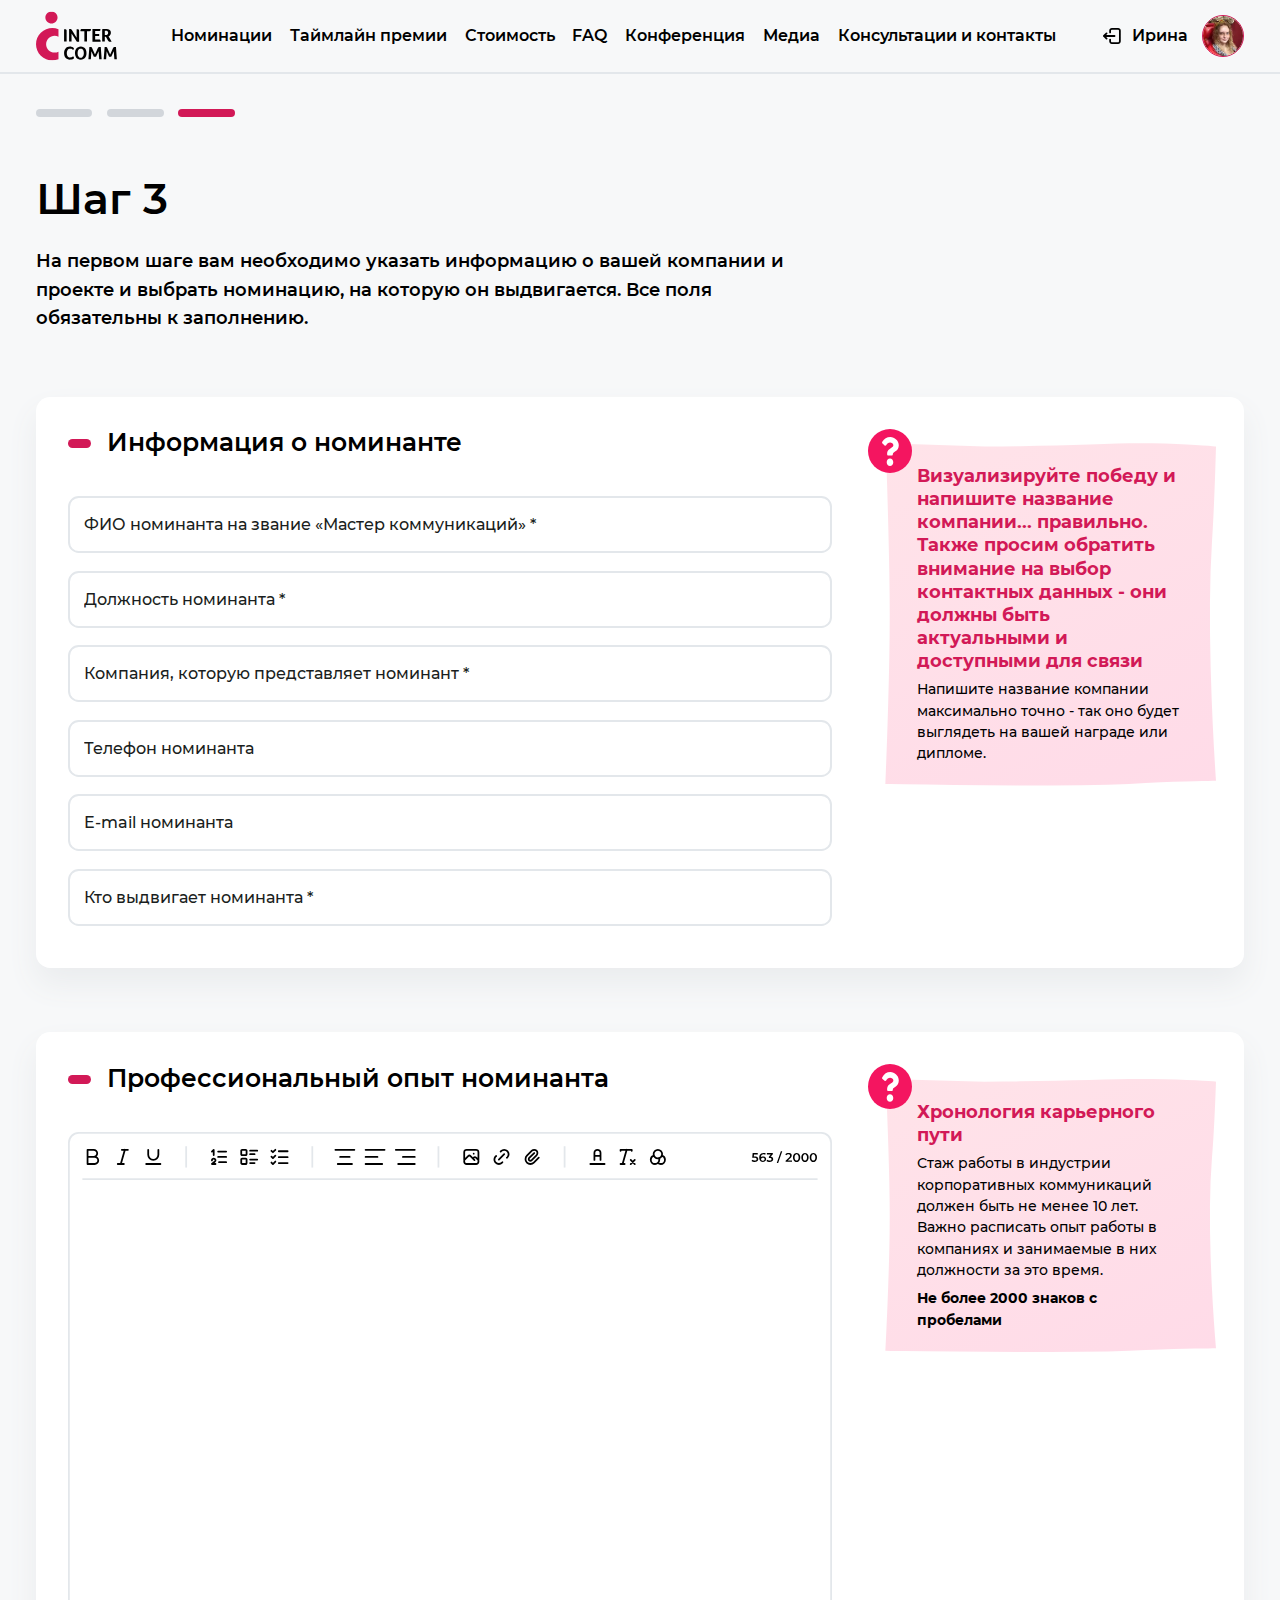
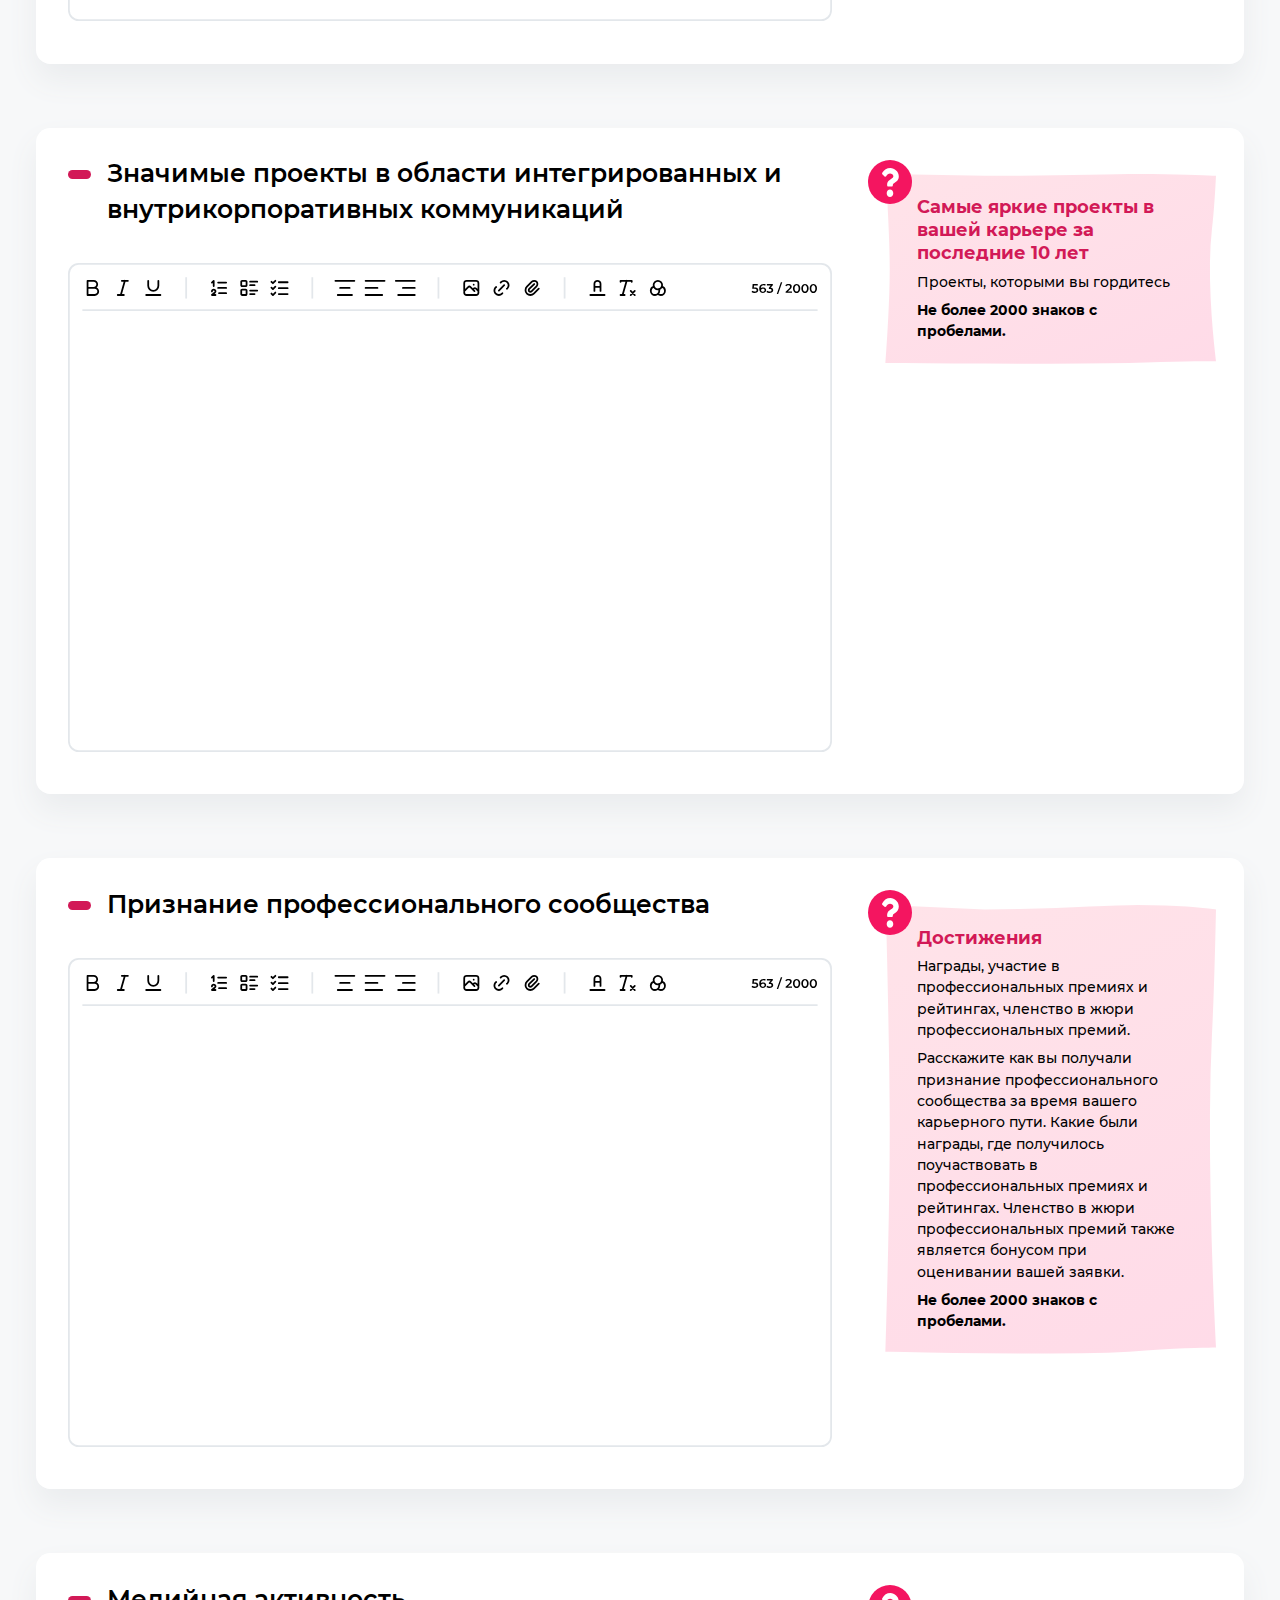
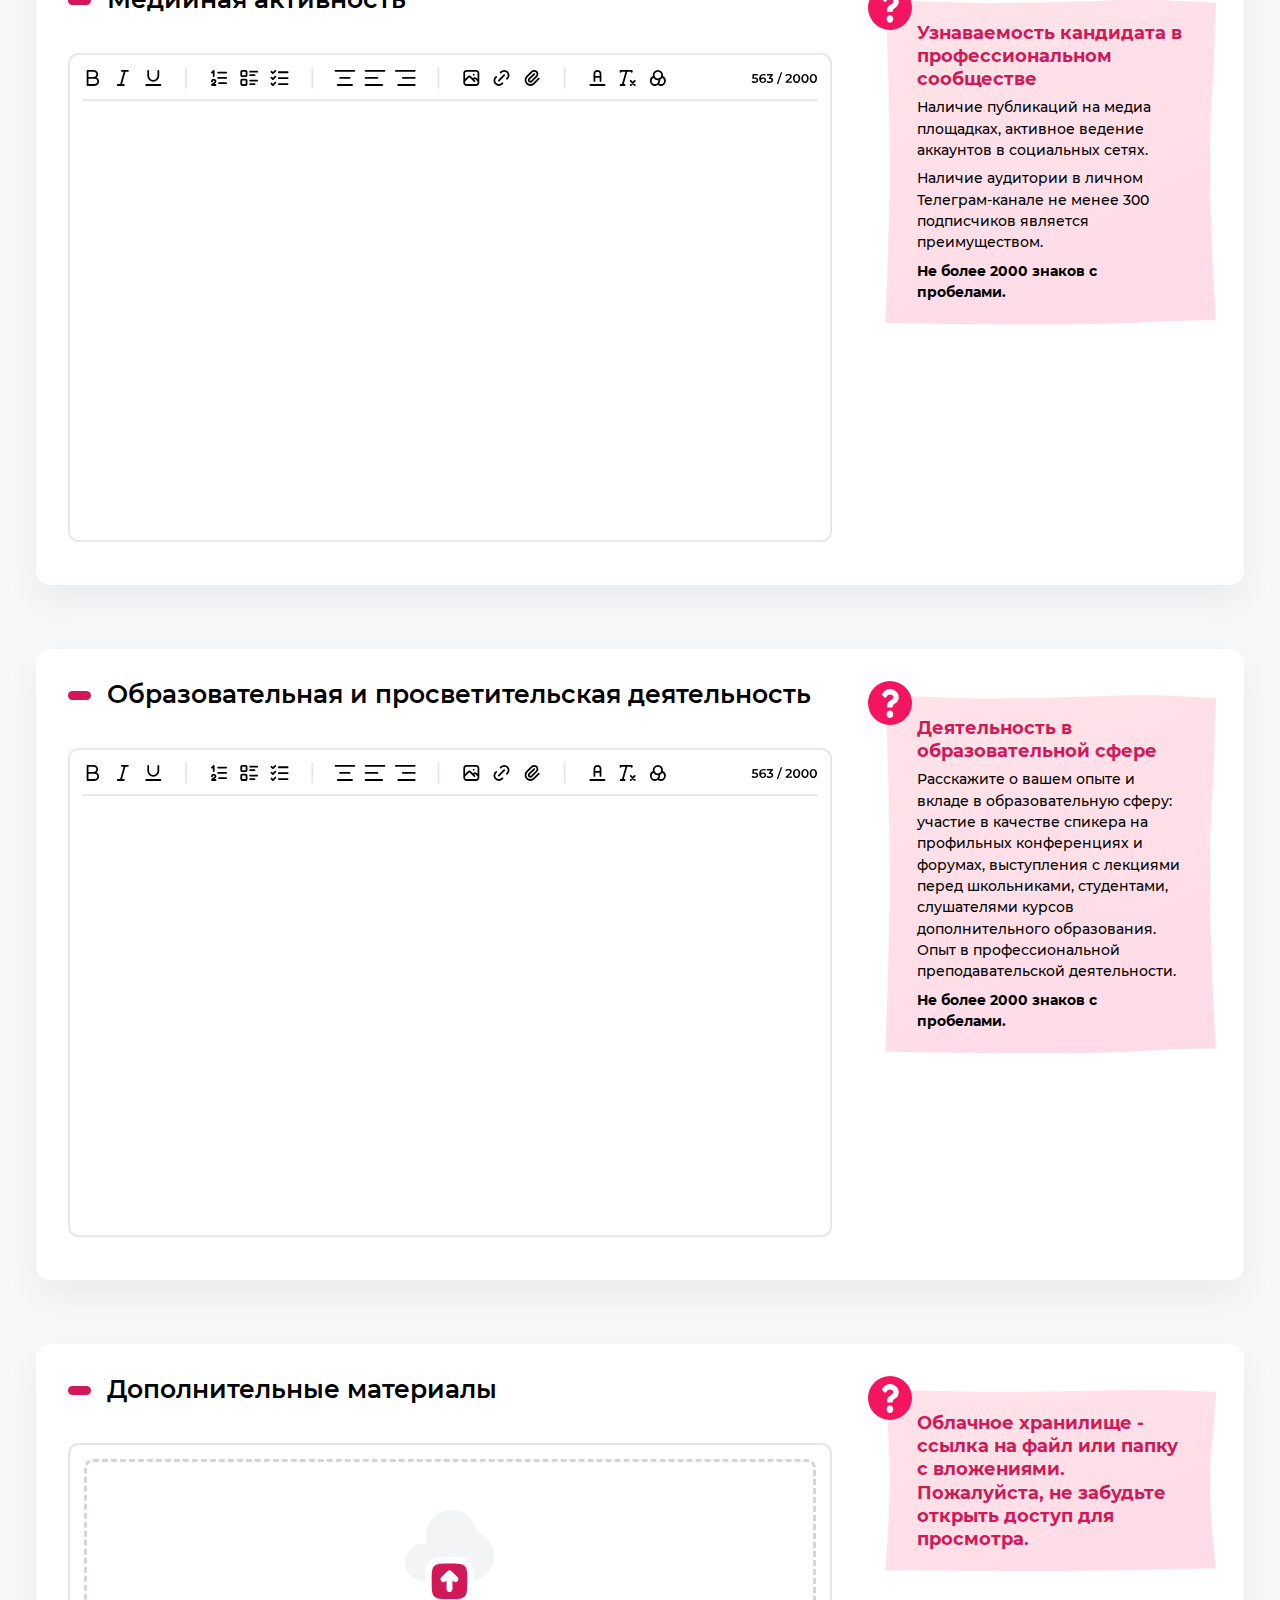
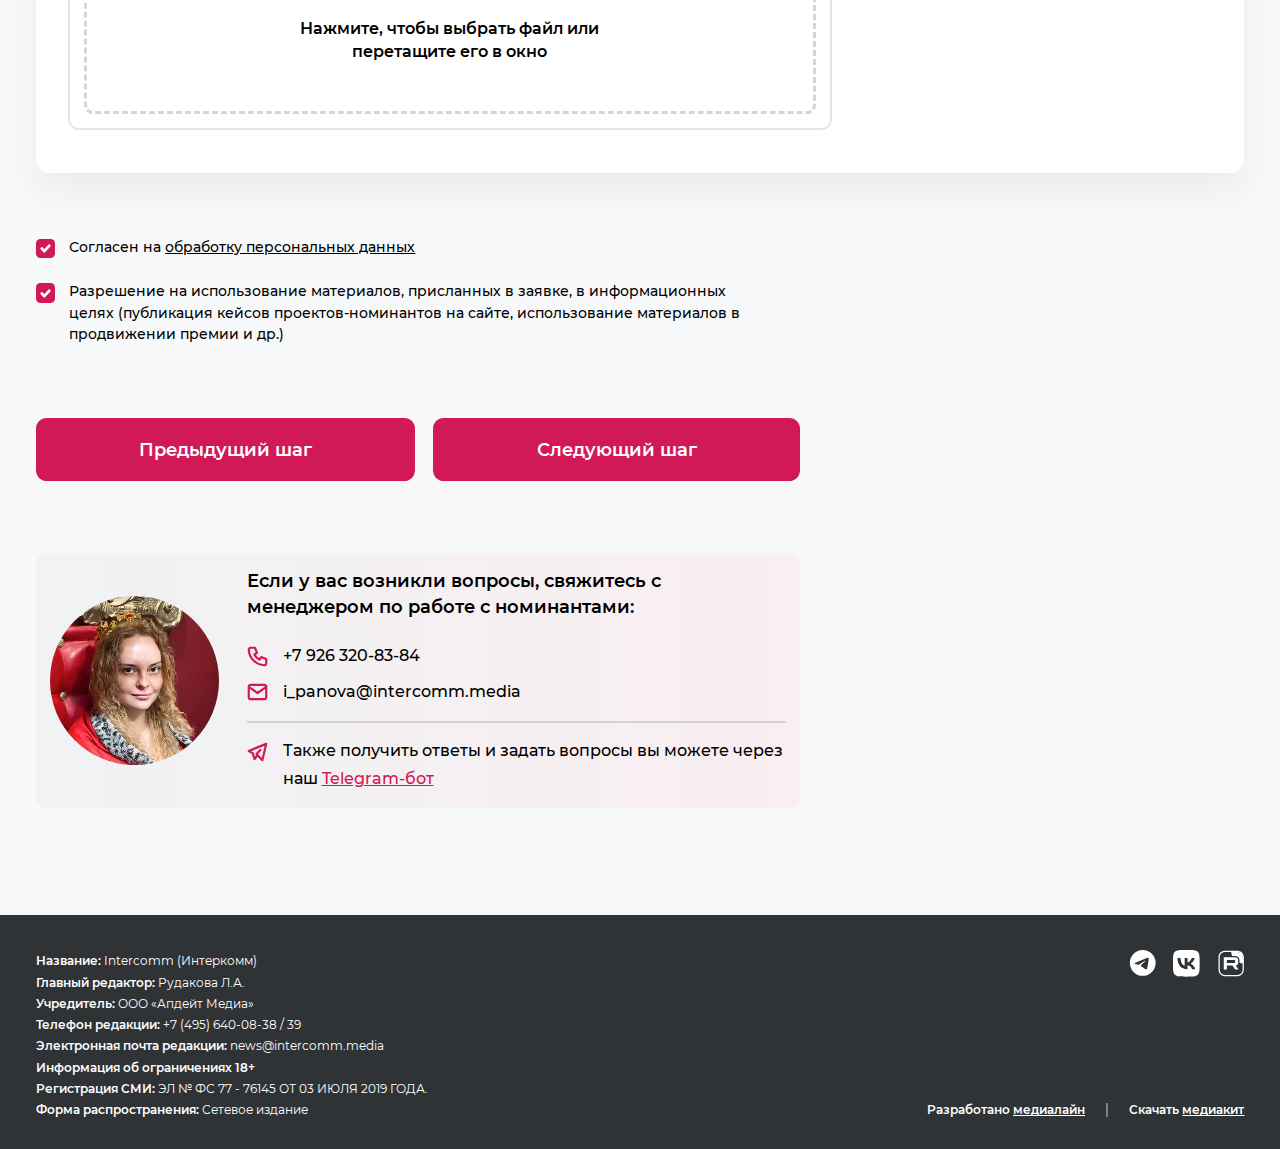
<file: req-step3-3.html>
<!DOCTYPE html>
<html lang="ru">

<head>
    <meta charset="UTF-8">
    <meta name="viewport" content="width=device-width, initial-scale=1.0">
    <meta name="description" content="">
    <meta name="keywords" content="">
    <meta name="color-scheme" content="light only">
    <link rel="stylesheet" href="css/style.min.css">
    <link rel="icon" href="img/favicon.svg" type="image/svg+xml">
    <title>Новая заявка</title>
</head>


<body class="m-page">
    <div class="wrapper">
        <header class="header">
            <div class="container">
                <div class="header__inner">
                    <a href="" class="header__logo">
                        <img src="img/logo.svg" alt="">
                    </a>

                    <nav class="nav">
                        <ul>
                            <li><a href="">Номинации</a></li>
                            <li><a href="">Таймлайн премии</a></li>
                            <li><a href="">Стоимость</a></li>
                            <li><a href="">FAQ</a></li>
                            <li><a href="">Конференция</a></li>
                            <li><a href="">Медиа</a></li>
                            <li><a href="">Консультации и контакты</a></li>
                        </ul>
                    </nav>


                    <div class="header-user">
                        <a href="" class="header-user__logout text-btn">
                            <svg xmlns="http://www.w3.org/2000/svg" width="20" height="18" viewBox="0 0 20 18" fill="none">
                                <path class="_stroke" d="M8 5V3C8 2.46957 8.21071 1.96086 8.58579 1.58579C8.96086 1.21071 9.46957 1 10 1H17C17.5304 1 18.0391 1.21071 18.4142 1.58579C18.7893 1.96086 19 2.46957 19 3V15C19 15.5304 18.7893 16.0391 18.4142 16.4142C18.0391 16.7893 17.5304 17 17 17H10C9.46957 17 8.96086 16.7893 8.58579 16.4142C8.21071 16.0391 8 15.5304 8 15V13M13 9H1M1 9L4 6M1 9L4 12" stroke="black" stroke-width="2" stroke-linecap="round" stroke-linejoin="round" />
                            </svg>
                            <span>Ирина</span>
                        </a>
                        <a href="" class="header-user__img avatar">
                            <img src="img/avatar.webp" alt="">
                        </a>
                    </div>


                </div>
            </div>

        </header>
        <main class="content">

            <div class="req-page">
                <div class="container">
                    <div class="req-page__steps">
                        <span class="req-page__step"></span>
                        <span class="req-page__step"></span>
                        <span class="req-page__step req-page__step--active"></span>
                    </div>
                    <div class="req-page__inner req-page__inner--full">
                        <div class="h1">
                            Шаг 3
                        </div>
                        <div class="req-page__desc">
                            <div class="h4">
                                На первом шаге вам необходимо указать информацию о вашей компании и проекте и выбрать номинацию, на которую он выдвигается. Все поля обязательны к заполнению.
                            </div>
                        </div>

                        <div class="info-group">
                            <div class="info-group__col">
                                <div class="line-title">
                                    <div class="h2">
                                        Информация о номинанте
                                    </div>
                                </div>
                                <div class="info-group__fields">
                                    <div class="fg">
                                        <input type="text" placeholder="ФИО номинанта на звание «Мастер коммуникаций» *">
                                    </div>
                                    <div class="fg">
                                        <input type="text" placeholder="Должность номинанта *">
                                    </div>
                                    <div class="fg">
                                        <input type="text" placeholder="Компания, которую представляет номинант *">
                                    </div>
                                    <div class="fg">
                                        <input type="text" placeholder="Телефон номинанта">
                                    </div>
                                    <div class="fg">
                                        <input type="text" placeholder="E-mail номинанта">
                                    </div>
                                    <div class="fg">
                                        <input type="text" placeholder="Кто выдвигает номинанта *">
                                    </div>
                                </div>
                            </div>
                            <div class="info-group__col2">
                                <div class="hint">
                                    <div class="hint__title">
                                        Визуализируйте победу и напишите название компании... правильно. Также просим обратить внимание на выбор контактных данных - они должны быть актуальными и доступными для связи
                                    </div>
                                    <div class="text">
                                        <p>Напишите название компании максимально точно - так оно будет выглядеть на вашей награде или дипломе.</p>
                                    </div>
                                </div>
                            </div>
                        </div>

                        <div class="info-group">
                            <div class="info-group__col">
                                <div class="line-title">
                                    <div class="h2">
                                        Профессиональный опыт номинанта
                                    </div>
                                </div>
                                <div class="editor">
                                    <img src="img/editor.svg" alt="">
                                </div>

                            </div>
                            <div class="info-group__col2">
                                <div class="hint">
                                    <div class="hint__title">
                                        Хронология карьерного пути
                                    </div>
                                    <div class="text">
                                        <p>Стаж работы в индустрии корпоративных коммуникаций должен быть не менее 10 лет. Важно расписать опыт работы в компаниях и занимаемые в них должности за это время. </p>
                                        <p>
                                            <b>
                                                Не более 2000 знаков с пробелами
                                            </b>
                                        </p>
                                    </div>
                                </div>
                            </div>
                        </div>

                        <div class="info-group">
                            <div class="info-group__col">
                                <div class="line-title">
                                    <div class="h2">
                                        Значимые проекты в области интегрированных и внутрикорпоративных коммуникаций
                                    </div>
                                </div>
                                <div class="editor">
                                    <img src="img/editor.svg" alt="">
                                </div>

                            </div>
                            <div class="info-group__col2">
                                <div class="hint">
                                    <div class="hint__title">
                                        Самые яркие проекты в вашей карьере за последние 10 лет
                                    </div>
                                    <div class="text">
                                        <p>Проекты, которыми вы гордитесь</p>
                                        <p><b>Не более 2000 знаков с пробелами.</b></p>
                                    </div>
                                </div>
                            </div>
                        </div>

                        <div class="info-group">
                            <div class="info-group__col">
                                <div class="line-title">
                                    <div class="h2">
                                        Признание профессионального сообщества
                                    </div>
                                </div>
                                <div class="editor">
                                    <img src="img/editor.svg" alt="">
                                </div>

                            </div>
                            <div class="info-group__col2">
                                <div class="hint">
                                    <div class="hint__title">
                                        Достижения
                                    </div>
                                    <div class="text">
                                        <p>Награды, участие в профессиональных премиях и рейтингах, членство в жюри профессиональных премий.</p>
                                        <p>
                                            Расскажите как вы получали признание профессионального сообщества за время вашего карьерного пути. Какие были награды, где получилось поучаствовать в профессиональных
                                            премиях и рейтингах. Членство в жюри
                                            профессиональных премий также является бонусом при оценивании вашей заявки.
                                        </p>
                                        <p><b>Не более 2000 знаков с пробелами.</b></p>
                                    </div>
                                </div>
                            </div>
                        </div>

                        <div class="info-group">
                            <div class="info-group__col">
                                <div class="line-title">
                                    <div class="h2">
                                        Медийная активность
                                    </div>
                                </div>
                                <div class="editor">
                                    <img src="img/editor.svg" alt="">
                                </div>

                            </div>
                            <div class="info-group__col2">
                                <div class="hint">
                                    <div class="hint__title">
                                        Узнаваемость кандидата в профессиональном сообществе
                                    </div>
                                    <div class="text">
                                        <p>Наличие публикаций на медиа площадках, активное ведение аккаунтов в социальных сетях.</p>
                                        <p>
                                            Наличие аудитории в личном Телеграм-канале не менее 300 подписчиков является
                                            преимуществом.
                                        </p>
                                        <p><b>Не более 2000 знаков с пробелами.</b></p>
                                    </div>
                                </div>
                            </div>
                        </div>

                        <div class="info-group">
                            <div class="info-group__col">
                                <div class="line-title">
                                    <div class="h2">
                                        Образовательная и просветительская деятельность
                                    </div>
                                </div>
                                <div class="editor">
                                    <img src="img/editor.svg" alt="">
                                </div>

                            </div>
                            <div class="info-group__col2">
                                <div class="hint">
                                    <div class="hint__title">
                                        Деятельность в образовательной сфере
                                    </div>
                                    <div class="text">
                                        <p>
                                            Расскажите о вашем опыте и вкладе в образовательную сферу: участие в качестве спикера на профильных конференциях и форумах, выступления с лекциями перед школьниками, студентами, слушателями курсов дополнительного образования. Опыт в профессиональной преподавательской деятельности.
                                        </p>
                                        <p><b>Не более 2000 знаков с пробелами.</b></p>
                                    </div>
                                </div>
                            </div>
                        </div>

                        <div class="info-group">
                            <div class="info-group__col">
                                <div class="line-title">
                                    <div class="h2">
                                        Дополнительные материалы
                                    </div>
                                </div>

                                <div class="file-input">
                                    <input type="file">
                                    <div class="file-input__wrap">
                                        <div class="file-input__inner">
                                            <img src="img/upload.svg" alt="" class="file-input__img">
                                            <div class="file-input__title">
                                                Нажмите, чтобы выбрать файл или перетащите его в окно
                                            </div>
                                        </div>
                                    </div>
                                </div>

                            </div>
                            <div class="info-group__col2">
                                <div class="hint">
                                    <div class="hint__title">
                                        Облачное хранилище - ссылка на файл или папку с вложениями. Пожалуйста, не забудьте открыть доступ для просмотра.
                                    </div>
                                </div>
                            </div>
                        </div>
                    </div>

                    <div class="req-page__checks">
                        <div class="m-check">
                            <input checked type="checkbox">
                            <label>
                                <span>
                                        Согласен на <a href="">обработку персональных данных</a>
                                    </span>
                            </label>
                        </div>
                        <div class="m-check">
                            <input checked type="checkbox">
                            <label>
                                <span>
                                        Разрешение на использование материалов, присланных в заявке, в информационных целях (публикация кейсов проектов-номинантов на сайте, использование материалов в продвижении премии и др.)
                                    </span>
                            </label>
                        </div>
                    </div>

                    <div class="req-page__nav">
                        <a href="" class="req-page__btn m-btn m-btn-big m-btn-pink">
                            <span>Предыдущий шаг</span>
                        </a>
                        <a href="" class="req-page__btn m-btn m-btn-big m-btn-pink">
                            <span>Следующий шаг</span>
                        </a>
                    </div>


                    <div class="manager">
                        <div class="manager__img avatar">
                            <img src="img/manager.webp" alt="">
                        </div>
                        <div class="manager__content">
                            <div class="h4">
                                Если у вас возникли вопросы, свяжитесь с менеджером по работе с номинантами:
                            </div>
                            <div class="manager__links">
                                <a href="tel:+79263208384" class="manager__link">
                                    <img src="img/phone.svg" alt="">
                                    <span>+7 926 320-83-84</span>
                                </a>
                                <a href="mailto:i_panova@intercomm.media" class="manager__link">
                                    <img src="img/mail.svg" alt="">
                                    <span>i_panova@intercomm.media</span>
                                </a>
                                <div class="manager__link manager__link--tg">
                                    <img src="img/tg.svg" alt="">
                                    <span>
                    Также получить ответы и задать вопросы вы можете через наш <a href="">Telegram-бот</a>
                </span>
                                </div>
                            </div>
                        </div>
                    </div>

                </div>
            </div>
    </div>

    </main>
    <footer class="footer">
        <div class="container">
            <div class="footer__inner">
                <div class="footer__col">
                    <div class="footer__items">
                        <div class="footer__item">
                            <span>Название:</span> Intercomm (Интеркомм)
                        </div>
                        <div class="footer__item">
                            <span>Главный редактор:</span> Рудакова Л.А.
                        </div>
                        <div class="footer__item">
                            <span>Учредитель:</span> ООО «Апдейт Медиа»
                        </div>
                        <div class="footer__item">
                            <span>Телефон редакции:</span> +7 (495) 640-08-38 / 39
                        </div>
                        <div class="footer__item">
                            <span>Электронная почта редакции:</span> news@intercomm.media
                        </div>
                        <div class="footer__item">
                            <span>Информация об ограничениях 18+</span>
                        </div>
                        <div class="footer__item">
                            <span>Регистрация СМИ:</span> ЭЛ № ФС 77 - 76145 ОТ 03 ИЮЛЯ 2019 ГОДА.
                        </div>
                        <div class="footer__item">
                            <span>Форма распространения:</span> Сетевое издание
                        </div>
                    </div>
                </div>
                <div class="footer__col2">
                    <div class="socials">
                        <a href="" class="socials__item">
                            <svg xmlns="http://www.w3.org/2000/svg" width="31" height="31" viewBox="0 0 31 31" fill="none">
                                <path fill-rule="evenodd" clip-rule="evenodd" d="M31 15.0062C31 23.294 24.2815 30.0125 15.9938 30.0125C7.70607 30.0125 0.987549 23.294 0.987549 15.0062C0.987549 6.71853 7.70607 0 15.9938 0C24.2815 0 31 6.71853 31 15.0062ZM16.5185 11.0706C15.0566 11.6829 12.1453 12.9448 7.77217 14.8441C7.07246 15.1314 6.69762 15.4063 6.66013 15.6812C6.6048 16.146 7.18659 16.3266 7.97143 16.5701C8.0727 16.6015 8.17736 16.634 8.28446 16.6683C9.05914 16.9182 10.0837 17.2056 10.621 17.2181C11.1083 17.2306 11.6456 17.0306 12.2453 16.6183C16.3311 13.857 18.4302 12.4576 18.5677 12.4326C18.6676 12.4076 18.7926 12.3826 18.88 12.4576C18.9675 12.5325 18.9675 12.6825 18.955 12.7199C18.8954 12.9683 16.4578 15.2313 15.3486 16.261C15.0629 16.5263 14.8653 16.7097 14.8192 16.7558C14.702 16.8764 14.5827 16.9906 14.468 17.1004C13.7508 17.7869 13.2126 18.3021 14.4944 19.1423C15.0771 19.527 15.5471 19.8476 16.01 20.1634C16.5693 20.5451 17.1182 20.9196 17.843 21.3913C18.0137 21.5035 18.1772 21.6198 18.3367 21.7332C18.9591 22.176 19.5207 22.5755 20.217 22.5159C20.6168 22.4784 21.0292 22.1035 21.2416 20.979C21.7414 18.3301 22.7159 12.57 22.9409 10.196C22.9658 9.99608 22.9409 9.73369 22.9159 9.60874C22.8909 9.48379 22.8534 9.32136 22.7035 9.19641C22.516 9.04647 22.2411 9.02148 22.1162 9.02148C21.5539 9.03398 20.6793 9.33385 16.5185 11.0706Z" fill="white" />
                            </svg>
                        </a>
                        <a href="" class="socials__item">
                            <svg xmlns="http://www.w3.org/2000/svg" width="30" height="30" viewBox="0 0 30 30" fill="none">
                                <path fill-rule="evenodd" clip-rule="evenodd" d="M2.1 2.10781C0 4.22781 0 7.61781 0 14.4078V15.6078C0 22.3878 0 25.7778 2.1 27.9078C4.22 30.0078 7.61 30.0078 14.4 30.0078H15.6C22.38 30.0078 25.77 30.0078 27.9 27.9078C30 25.7878 30 22.3978 30 15.6078V14.4078C30 7.62781 30 4.23781 27.9 2.10781C25.78 0.0078125 22.39 0.0078125 15.6 0.0078125H14.4C7.62 0.0078125 4.23 0.0078125 2.1 2.10781ZM5.06006 9.13793C5.22006 16.9379 9.12006 21.6179 15.9601 21.6179H15.9701H16.3601V17.1579C18.8701 17.4079 20.7701 19.2479 21.5301 21.6179H25.0801C24.716 20.2712 24.0705 19.017 23.1862 17.9379C22.302 16.8589 21.199 15.9796 19.9501 15.3579C21.0692 14.6764 22.0358 13.7714 22.7894 12.6995C23.543 11.6275 24.0675 10.4117 24.3301 9.12793H21.1101C20.4101 11.6079 18.3301 13.8579 16.3601 14.0679V9.13793H13.1301V17.7779C11.1301 17.2779 8.61006 14.8579 8.50006 9.13793H5.06006Z" fill="white" />
                            </svg>
                        </a>
                        <a href="" class="socials__item">
                            <svg xmlns="http://www.w3.org/2000/svg" width="32" height="32" viewBox="0 0 32 32" fill="none">
                                <path d="M19.2809 15.4926H10.6072V12.0606H19.2809C19.7873 12.0606 20.1389 12.1482 20.3165 12.303C20.4929 12.4566 20.6021 12.7422 20.6021 13.161V14.3922C20.6021 14.8326 20.4929 15.1194 20.3165 15.273C20.1389 15.4278 19.7873 15.4926 19.2809 15.4926ZM19.8749 8.82424H6.92925V23.5002H10.6072V18.7266H17.3861L20.6021 23.5014H24.7205L21.1745 18.7038C22.4825 18.5094 23.0693 18.1098 23.5529 17.4486C24.0377 16.7886 24.2801 15.7326 24.2801 14.3238V13.2234C24.2801 12.3882 24.1925 11.7282 24.0377 11.2218C23.8832 10.7184 23.6118 10.2587 23.2457 9.88023C22.8569 9.50966 22.3897 9.2312 21.8789 9.06543C21.3509 8.91183 20.6897 8.82424 19.8749 8.82424Z" fill="white" />
                                <path d="M30.5045 16.1622C28.8569 16.1622 27.2717 15.891 25.7921 15.3894C25.8245 15.0414 25.8377 14.6838 25.8377 14.325V13.2246C25.8377 12.2886 25.7417 11.4654 25.5281 10.7682C25.3031 10.0341 24.9084 9.36318 24.3761 8.80983L24.3472 8.77863L24.3161 8.74984C23.7627 8.22353 23.099 7.82713 22.3733 7.58944L22.3457 7.57983L22.3157 7.57143C21.6113 7.36623 20.7977 7.26664 19.8761 7.26664L17.0105 7.26783C16.2267 5.44036 15.8237 3.47229 15.826 1.48383C23.3633 1.4839 28.6521 3.82709 28.6521 3.82709C28.6521 3.82709 30.5033 8.62383 30.5045 16.1622Z" fill="white" />
                                <path fill-rule="evenodd" clip-rule="evenodd" d="M8.28885 2.45703C4.88236 2.45703 2.12085 5.21854 2.12085 8.62503V23.6982C2.12085 27.1047 4.88236 29.8662 8.28885 29.8662H23.3621C26.7685 29.8662 29.5301 27.1047 29.5301 23.6982V8.62503C29.5301 5.21854 26.7685 2.45703 23.3621 2.45703H8.28885ZM0.62085 8.62503C0.62085 4.39011 4.05393 0.957031 8.28885 0.957031H23.3621C27.597 0.957031 31.0301 4.39011 31.0301 8.62503V23.6982C31.0301 27.9332 27.597 31.3662 23.3621 31.3662H8.28885C4.05393 31.3662 0.62085 27.9332 0.62085 23.6982V8.62503Z" fill="white" />
                            </svg>
                        </a>
                    </div>
                    <div class="footer__links">
                        <div class="footer__link">
                            <div class="footer__link-text">
                                Разработано <a href="">медиалайн</a>
                            </div>
                        </div>
                        <div class="footer__link">
                            <div class="footer__link-text">
                                Скачать <a href="">медиакит</a>
                            </div>
                        </div>
                    </div>
                </div>
            </div>
        </div>

    </footer>
    </div>

    <script src="js/jquery.min.js"></script>
    <script src="js/main.min.js"></script>

</body>

</html>
</file>
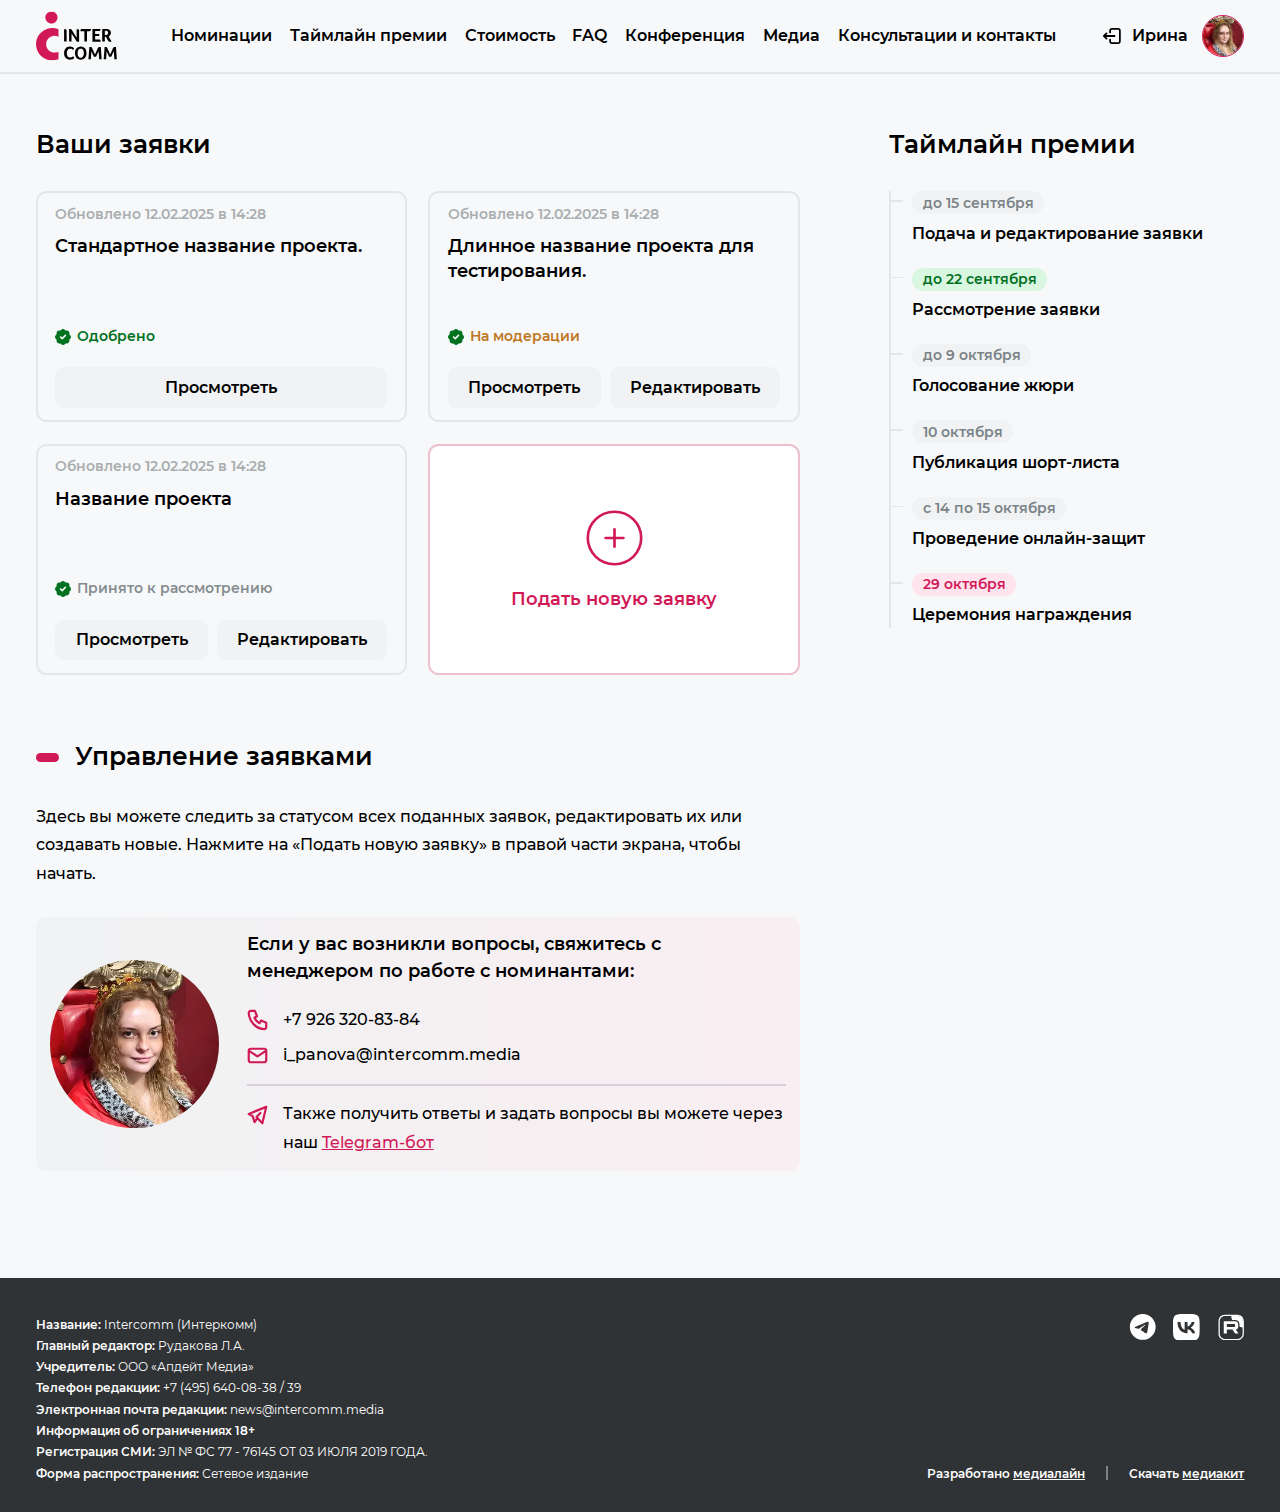
<file: reqs.html>
<!DOCTYPE html>
<html lang="ru">

<head>
    <meta charset="UTF-8">
    <meta name="viewport" content="width=device-width, initial-scale=1.0">
    <meta name="description" content="">
    <meta name="keywords" content="">
    <meta name="color-scheme" content="light only">
    <link rel="stylesheet" href="css/style.min.css">
    <link rel="icon" href="img/favicon.svg" type="image/svg+xml">
    <title>Ваши заявки</title>
</head>


<body class="m-page">
    <div class="wrapper">
        <header class="header">
            <div class="container">
                <div class="header__inner">
                    <a href="" class="header__logo">
                        <img src="img/logo.svg" alt="">
                    </a>

                    <nav class="nav">
                        <ul>
                            <li><a href="">Номинации</a></li>
                            <li><a href="">Таймлайн премии</a></li>
                            <li><a href="">Стоимость</a></li>
                            <li><a href="">FAQ</a></li>
                            <li><a href="">Конференция</a></li>
                            <li><a href="">Медиа</a></li>
                            <li><a href="">Консультации и контакты</a></li>
                        </ul>
                    </nav>


                    <div class="header-user">
                        <a href="" class="header-user__logout text-btn">
                            <svg xmlns="http://www.w3.org/2000/svg" width="20" height="18" viewBox="0 0 20 18" fill="none">
                                <path class="_stroke" d="M8 5V3C8 2.46957 8.21071 1.96086 8.58579 1.58579C8.96086 1.21071 9.46957 1 10 1H17C17.5304 1 18.0391 1.21071 18.4142 1.58579C18.7893 1.96086 19 2.46957 19 3V15C19 15.5304 18.7893 16.0391 18.4142 16.4142C18.0391 16.7893 17.5304 17 17 17H10C9.46957 17 8.96086 16.7893 8.58579 16.4142C8.21071 16.0391 8 15.5304 8 15V13M13 9H1M1 9L4 6M1 9L4 12" stroke="black" stroke-width="2" stroke-linecap="round" stroke-linejoin="round" />
                            </svg>
                            <span>Ирина</span>
                        </a>
                        <a href="" class="header-user__img avatar">
                            <img src="img/avatar.webp" alt="">
                        </a>
                    </div>


                </div>
            </div>

        </header>
        <main class="content">

            <div class="req">
                <div class="container">
                    <div class="req__inner">
                        <div class="req__col">
                            <div class="h2">
                                Ваши заявки
                            </div>
                            <div class="req__items">
                                <div class="req-card">
                                    <div class="req-card__top">
                                        <div class="req-card__desc">
                                            Обновлено 12.02.2025 в 14:28
                                        </div>
                                        <div class="req-card__title">
                                            Стандартное название проекта.
                                        </div>
                                    </div>
                                    <div class="req-card__bottom">
                                        <div class="req-card__status">
                                            <img src="img/status-icon.svg" alt="">
                                            <span>Одобрено</span>
                                        </div>
                                        <div class="req-card__nav">
                                            <a href="" class="req-card__btn m-btn m-btn-gray">
                                                <span>Просмотреть</span>
                                            </a>
                                        </div>
                                    </div>
                                </div>
                                <div class="req-card">
                                    <div class="req-card__top">
                                        <div class="req-card__desc">
                                            Обновлено 12.02.2025 в 14:28
                                        </div>
                                        <div class="req-card__title">
                                            Длинное название проекта для тестирования.
                                        </div>
                                    </div>
                                    <div class="req-card__bottom">
                                        <div class="req-card__status req-card__status--yellow">
                                            <img src="img/status-icon.svg" alt="">
                                            <span>На модерации</span>
                                        </div>
                                        <div class="req-card__nav">
                                            <a href="" class="req-card__btn m-btn m-btn-gray">
                                                <span>Просмотреть</span>
                                            </a>
                                            <a href="" class="req-card__btn m-btn m-btn-gray">
                                                <span>Редактировать</span>
                                            </a>
                                        </div>
                                    </div>
                                </div>
                                <div class="req-card">
                                    <div class="req-card__top">
                                        <div class="req-card__desc">
                                            Обновлено 12.02.2025 в 14:28
                                        </div>
                                        <div class="req-card__title">
                                            Название проекта
                                        </div>
                                    </div>
                                    <div class="req-card__bottom">
                                        <div class="req-card__status req-card__status--gray">
                                            <img src="img/status-icon.svg" alt="">
                                            <span>Принято к рассмотрению</span>
                                        </div>
                                        <div class="req-card__nav">
                                            <a href="" class="req-card__btn m-btn m-btn-gray">
                                                <span>Просмотреть</span>
                                            </a>
                                            <a href="" class="req-card__btn m-btn m-btn-gray">
                                                <span>Редактировать</span>
                                            </a>
                                        </div>
                                    </div>
                                </div>
                                <a href="" class="req-add">
                                    <img src="img/plus.svg" alt="">
                                    <span class="text20">Подать новую заявку</span>
                                </a>
                            </div>

                            <div class="req-manage">
                                <div class="line-title">
                                    <div class="h2">
                                        Управление заявками
                                    </div>
                                </div>
                                <div class="req-manage__desc">
                                    <div class="text18">
                                        Здесь вы можете следить за статусом всех поданных заявок, редактировать их или создавать новые. Нажмите на «Подать новую заявку» в правой части экрана, чтобы начать.
                                    </div>
                                </div>
                            </div>

                            <div class="manager">
                                <div class="manager__img avatar">
                                    <img src="img/manager.webp" alt="">
                                </div>
                                <div class="manager__content">
                                    <div class="h4">
                                        Если у вас возникли вопросы, свяжитесь с менеджером по работе с номинантами:
                                    </div>
                                    <div class="manager__links">
                                        <a href="tel:+79263208384" class="manager__link">
                                            <img src="img/phone.svg" alt="">
                                            <span>+7 926 320-83-84</span>
                                        </a>
                                        <a href="mailto:i_panova@intercomm.media" class="manager__link">
                                            <img src="img/mail.svg" alt="">
                                            <span>i_panova@intercomm.media</span>
                                        </a>
                                        <div class="manager__link manager__link--tg">
                                            <img src="img/tg.svg" alt="">
                                            <span>
                    Также получить ответы и задать вопросы вы можете через наш <a href="">Telegram-бот</a>
                </span>
                                        </div>
                                    </div>
                                </div>
                            </div>

                        </div>
                        <div class="req__col2">
                            <div class="h2">
                                Таймлайн премии
                            </div>
                            <div class="timeline">
                                <div class="timeline-item">
                                    <div class="timeline-item__badge">
                                        <span>до 15 сентября</span>
                                    </div>
                                    <div class="timeline-item__title text18 semi-bold-text">
                                        Подача и редактирование заявки
                                    </div>
                                </div>
                                <div class="timeline-item">
                                    <div class="timeline-item__badge timeline-item__badge--green">
                                        <span>до 22 сентября</span>
                                    </div>
                                    <div class="timeline-item__title text18 semi-bold-text">
                                        Рассмотрение заявки
                                    </div>
                                </div>
                                <div class="timeline-item">
                                    <div class="timeline-item__badge">
                                        <span>до 9 октября</span>
                                    </div>
                                    <div class="timeline-item__title text18 semi-bold-text">
                                        Голосование жюри
                                    </div>
                                </div>
                                <div class="timeline-item">
                                    <div class="timeline-item__badge">
                                        <span>10 октября</span>
                                    </div>
                                    <div class="timeline-item__title text18 semi-bold-text">
                                        Публикация шорт-листа
                                    </div>
                                </div>
                                <div class="timeline-item">
                                    <div class="timeline-item__badge">
                                        <span>с 14 по 15 октября</span>
                                    </div>
                                    <div class="timeline-item__title text18 semi-bold-text">
                                        Проведение онлайн-защит
                                    </div>
                                </div>
                                <div class="timeline-item">
                                    <div class="timeline-item__badge timeline-item__badge--red">
                                        <span>29 октября</span>
                                    </div>
                                    <div class="timeline-item__title text18 semi-bold-text">
                                        Церемония награждения
                                    </div>
                                </div>
                            </div>
                        </div>
                    </div>
                </div>
            </div>

        </main>
        <footer class="footer">
            <div class="container">
                <div class="footer__inner">
                    <div class="footer__col">
                        <div class="footer__items">
                            <div class="footer__item">
                                <span>Название:</span> Intercomm (Интеркомм)
                            </div>
                            <div class="footer__item">
                                <span>Главный редактор:</span> Рудакова Л.А.
                            </div>
                            <div class="footer__item">
                                <span>Учредитель:</span> ООО «Апдейт Медиа»
                            </div>
                            <div class="footer__item">
                                <span>Телефон редакции:</span> +7 (495) 640-08-38 / 39
                            </div>
                            <div class="footer__item">
                                <span>Электронная почта редакции:</span> news@intercomm.media
                            </div>
                            <div class="footer__item">
                                <span>Информация об ограничениях 18+</span>
                            </div>
                            <div class="footer__item">
                                <span>Регистрация СМИ:</span> ЭЛ № ФС 77 - 76145 ОТ 03 ИЮЛЯ 2019 ГОДА.
                            </div>
                            <div class="footer__item">
                                <span>Форма распространения:</span> Сетевое издание
                            </div>
                        </div>
                    </div>
                    <div class="footer__col2">
                        <div class="socials">
                            <a href="" class="socials__item">
                                <svg xmlns="http://www.w3.org/2000/svg" width="31" height="31" viewBox="0 0 31 31" fill="none">
                                    <path fill-rule="evenodd" clip-rule="evenodd" d="M31 15.0062C31 23.294 24.2815 30.0125 15.9938 30.0125C7.70607 30.0125 0.987549 23.294 0.987549 15.0062C0.987549 6.71853 7.70607 0 15.9938 0C24.2815 0 31 6.71853 31 15.0062ZM16.5185 11.0706C15.0566 11.6829 12.1453 12.9448 7.77217 14.8441C7.07246 15.1314 6.69762 15.4063 6.66013 15.6812C6.6048 16.146 7.18659 16.3266 7.97143 16.5701C8.0727 16.6015 8.17736 16.634 8.28446 16.6683C9.05914 16.9182 10.0837 17.2056 10.621 17.2181C11.1083 17.2306 11.6456 17.0306 12.2453 16.6183C16.3311 13.857 18.4302 12.4576 18.5677 12.4326C18.6676 12.4076 18.7926 12.3826 18.88 12.4576C18.9675 12.5325 18.9675 12.6825 18.955 12.7199C18.8954 12.9683 16.4578 15.2313 15.3486 16.261C15.0629 16.5263 14.8653 16.7097 14.8192 16.7558C14.702 16.8764 14.5827 16.9906 14.468 17.1004C13.7508 17.7869 13.2126 18.3021 14.4944 19.1423C15.0771 19.527 15.5471 19.8476 16.01 20.1634C16.5693 20.5451 17.1182 20.9196 17.843 21.3913C18.0137 21.5035 18.1772 21.6198 18.3367 21.7332C18.9591 22.176 19.5207 22.5755 20.217 22.5159C20.6168 22.4784 21.0292 22.1035 21.2416 20.979C21.7414 18.3301 22.7159 12.57 22.9409 10.196C22.9658 9.99608 22.9409 9.73369 22.9159 9.60874C22.8909 9.48379 22.8534 9.32136 22.7035 9.19641C22.516 9.04647 22.2411 9.02148 22.1162 9.02148C21.5539 9.03398 20.6793 9.33385 16.5185 11.0706Z" fill="white" />
                                </svg>
                            </a>
                            <a href="" class="socials__item">
                                <svg xmlns="http://www.w3.org/2000/svg" width="30" height="30" viewBox="0 0 30 30" fill="none">
                                    <path fill-rule="evenodd" clip-rule="evenodd" d="M2.1 2.10781C0 4.22781 0 7.61781 0 14.4078V15.6078C0 22.3878 0 25.7778 2.1 27.9078C4.22 30.0078 7.61 30.0078 14.4 30.0078H15.6C22.38 30.0078 25.77 30.0078 27.9 27.9078C30 25.7878 30 22.3978 30 15.6078V14.4078C30 7.62781 30 4.23781 27.9 2.10781C25.78 0.0078125 22.39 0.0078125 15.6 0.0078125H14.4C7.62 0.0078125 4.23 0.0078125 2.1 2.10781ZM5.06006 9.13793C5.22006 16.9379 9.12006 21.6179 15.9601 21.6179H15.9701H16.3601V17.1579C18.8701 17.4079 20.7701 19.2479 21.5301 21.6179H25.0801C24.716 20.2712 24.0705 19.017 23.1862 17.9379C22.302 16.8589 21.199 15.9796 19.9501 15.3579C21.0692 14.6764 22.0358 13.7714 22.7894 12.6995C23.543 11.6275 24.0675 10.4117 24.3301 9.12793H21.1101C20.4101 11.6079 18.3301 13.8579 16.3601 14.0679V9.13793H13.1301V17.7779C11.1301 17.2779 8.61006 14.8579 8.50006 9.13793H5.06006Z" fill="white" />
                                </svg>
                            </a>
                            <a href="" class="socials__item">
                                <svg xmlns="http://www.w3.org/2000/svg" width="32" height="32" viewBox="0 0 32 32" fill="none">
                                    <path d="M19.2809 15.4926H10.6072V12.0606H19.2809C19.7873 12.0606 20.1389 12.1482 20.3165 12.303C20.4929 12.4566 20.6021 12.7422 20.6021 13.161V14.3922C20.6021 14.8326 20.4929 15.1194 20.3165 15.273C20.1389 15.4278 19.7873 15.4926 19.2809 15.4926ZM19.8749 8.82424H6.92925V23.5002H10.6072V18.7266H17.3861L20.6021 23.5014H24.7205L21.1745 18.7038C22.4825 18.5094 23.0693 18.1098 23.5529 17.4486C24.0377 16.7886 24.2801 15.7326 24.2801 14.3238V13.2234C24.2801 12.3882 24.1925 11.7282 24.0377 11.2218C23.8832 10.7184 23.6118 10.2587 23.2457 9.88023C22.8569 9.50966 22.3897 9.2312 21.8789 9.06543C21.3509 8.91183 20.6897 8.82424 19.8749 8.82424Z" fill="white" />
                                    <path d="M30.5045 16.1622C28.8569 16.1622 27.2717 15.891 25.7921 15.3894C25.8245 15.0414 25.8377 14.6838 25.8377 14.325V13.2246C25.8377 12.2886 25.7417 11.4654 25.5281 10.7682C25.3031 10.0341 24.9084 9.36318 24.3761 8.80983L24.3472 8.77863L24.3161 8.74984C23.7627 8.22353 23.099 7.82713 22.3733 7.58944L22.3457 7.57983L22.3157 7.57143C21.6113 7.36623 20.7977 7.26664 19.8761 7.26664L17.0105 7.26783C16.2267 5.44036 15.8237 3.47229 15.826 1.48383C23.3633 1.4839 28.6521 3.82709 28.6521 3.82709C28.6521 3.82709 30.5033 8.62383 30.5045 16.1622Z" fill="white" />
                                    <path fill-rule="evenodd" clip-rule="evenodd" d="M8.28885 2.45703C4.88236 2.45703 2.12085 5.21854 2.12085 8.62503V23.6982C2.12085 27.1047 4.88236 29.8662 8.28885 29.8662H23.3621C26.7685 29.8662 29.5301 27.1047 29.5301 23.6982V8.62503C29.5301 5.21854 26.7685 2.45703 23.3621 2.45703H8.28885ZM0.62085 8.62503C0.62085 4.39011 4.05393 0.957031 8.28885 0.957031H23.3621C27.597 0.957031 31.0301 4.39011 31.0301 8.62503V23.6982C31.0301 27.9332 27.597 31.3662 23.3621 31.3662H8.28885C4.05393 31.3662 0.62085 27.9332 0.62085 23.6982V8.62503Z" fill="white" />
                                </svg>
                            </a>
                        </div>
                        <div class="footer__links">
                            <div class="footer__link">
                                <div class="footer__link-text">
                                    Разработано <a href="">медиалайн</a>
                                </div>
                            </div>
                            <div class="footer__link">
                                <div class="footer__link-text">
                                    Скачать <a href="">медиакит</a>
                                </div>
                            </div>
                        </div>
                    </div>
                </div>
            </div>

        </footer>
    </div>

    <script src="js/jquery.min.js"></script>
    <script src="js/main.min.js"></script>

</body>

</html>
</file>
<file: css/custom.css>
.editor-component {
  height: 550px;
}

.editor-wrapper {
  position: relative;
}

.ql-container,
.ql-toolbar {
  border: 2px solid #e3e7eb !important;
}

.ql-toolbar {
  border-bottom: none !important;
  border-radius: 12px 12px 0 0;
}

.ql-container {
  border-radius: 0 0 12px 12px;
}

.charCount {
  position: absolute;
  right: 16px;
  top: 16px;
  color: #000;
  font-size: 14px;
  font-weight: 600;
}

.ql-snow .ql-tooltip[data-mode="link"]::before {
  content: "Ссылка:";
}

.ql-snow .ql-tooltip.ql-editing a.ql-action::after {
  content: "Сохранить";
}

.ql-snow .ql-picker.ql-size .ql-picker-label[data-value="small"]::before,
.ql-snow .ql-picker.ql-size .ql-picker-item[data-value="small"]::before {
  content: "Маленький";
}
.ql-snow .ql-picker.ql-size .ql-picker-label::before,
.ql-snow .ql-picker.ql-size .ql-picker-item::before {
  content: "Нормальный";
}

.ql-snow .ql-picker.ql-size .ql-picker-label[data-value="large"]::before,
.ql-snow .ql-picker.ql-size .ql-picker-item[data-value="large"]::before {
  content: "Большой";
}
.ql-snow .ql-picker.ql-size .ql-picker-label[data-value="huge"]::before,
.ql-snow .ql-picker.ql-size .ql-picker-item[data-value="huge"]::before {
  content: "Огромный";
}

.ql-snow .ql-picker.ql-size {
  width: 110px;
}
</file>
<file: css/quill.snow.css>
/*!
 * Quill Editor v1.3.6
 * https://quilljs.com/
 * Copyright (c) 2014, Jason Chen
 * Copyright (c) 2013, salesforce.com
 */
.ql-container {
  box-sizing: border-box;
  font-family: Helvetica, Arial, sans-serif;
  font-size: 13px;
  height: 100%;
  margin: 0px;
  position: relative;
}
.ql-container.ql-disabled .ql-tooltip {
  visibility: hidden;
}
.ql-container.ql-disabled .ql-editor ul[data-checked] > li::before {
  pointer-events: none;
}
.ql-clipboard {
  left: -100000px;
  height: 1px;
  overflow-y: hidden;
  position: absolute;
  top: 50%;
}
.ql-clipboard p {
  margin: 0;
  padding: 0;
}
.ql-editor {
  box-sizing: border-box;
  line-height: 1.42;
  height: 100%;
  outline: none;
  overflow-y: auto;
  padding: 12px 15px;
  tab-size: 4;
  -moz-tab-size: 4;
  text-align: left;
  white-space: pre-wrap;
  word-wrap: break-word;
}
.ql-editor > * {
  cursor: text;
}
.ql-editor p,
.ql-editor ol,
.ql-editor ul,
.ql-editor pre,
.ql-editor blockquote,
.ql-editor h1,
.ql-editor h2,
.ql-editor h3,
.ql-editor h4,
.ql-editor h5,
.ql-editor h6 {
  margin: 0;
  padding: 0;
  counter-reset: list-1 list-2 list-3 list-4 list-5 list-6 list-7 list-8 list-9;
}
.ql-editor ol,
.ql-editor ul {
  padding-left: 1.5em;
}
.ql-editor ol > li,
.ql-editor ul > li {
  list-style-type: none;
}
.ql-editor ul > li::before {
  content: '\2022';
}
.ql-editor ul[data-checked=true],
.ql-editor ul[data-checked=false] {
  pointer-events: none;
}
.ql-editor ul[data-checked=true] > li *,
.ql-editor ul[data-checked=false] > li * {
  pointer-events: all;
}
.ql-editor ul[data-checked=true] > li::before,
.ql-editor ul[data-checked=false] > li::before {
  color: #777;
  cursor: pointer;
  pointer-events: all;
}
.ql-editor ul[data-checked=true] > li::before {
  content: '\2611';
}
.ql-editor ul[data-checked=false] > li::before {
  content: '\2610';
}
.ql-editor li::before {
  display: inline-block;
  white-space: nowrap;
  width: 1.2em;
}
.ql-editor li:not(.ql-direction-rtl)::before {
  margin-left: -1.5em;
  margin-right: 0.3em;
  text-align: right;
}
.ql-editor li.ql-direction-rtl::before {
  margin-left: 0.3em;
  margin-right: -1.5em;
}
.ql-editor ol li:not(.ql-direction-rtl),
.ql-editor ul li:not(.ql-direction-rtl) {
  padding-left: 1.5em;
}
.ql-editor ol li.ql-direction-rtl,
.ql-editor ul li.ql-direction-rtl {
  padding-right: 1.5em;
}
.ql-editor ol li {
  counter-reset: list-1 list-2 list-3 list-4 list-5 list-6 list-7 list-8 list-9;
  counter-increment: list-0;
}
.ql-editor ol li:before {
  content: counter(list-0, decimal) '. ';
}
.ql-editor ol li.ql-indent-1 {
  counter-increment: list-1;
}
.ql-editor ol li.ql-indent-1:before {
  content: counter(list-1, lower-alpha) '. ';
}
.ql-editor ol li.ql-indent-1 {
  counter-reset: list-2 list-3 list-4 list-5 list-6 list-7 list-8 list-9;
}
.ql-editor ol li.ql-indent-2 {
  counter-increment: list-2;
}
.ql-editor ol li.ql-indent-2:before {
  content: counter(list-2, lower-roman) '. ';
}
.ql-editor ol li.ql-indent-2 {
  counter-reset: list-3 list-4 list-5 list-6 list-7 list-8 list-9;
}
.ql-editor ol li.ql-indent-3 {
  counter-increment: list-3;
}
.ql-editor ol li.ql-indent-3:before {
  content: counter(list-3, decimal) '. ';
}
.ql-editor ol li.ql-indent-3 {
  counter-reset: list-4 list-5 list-6 list-7 list-8 list-9;
}
.ql-editor ol li.ql-indent-4 {
  counter-increment: list-4;
}
.ql-editor ol li.ql-indent-4:before {
  content: counter(list-4, lower-alpha) '. ';
}
.ql-editor ol li.ql-indent-4 {
  counter-reset: list-5 list-6 list-7 list-8 list-9;
}
.ql-editor ol li.ql-indent-5 {
  counter-increment: list-5;
}
.ql-editor ol li.ql-indent-5:before {
  content: counter(list-5, lower-roman) '. ';
}
.ql-editor ol li.ql-indent-5 {
  counter-reset: list-6 list-7 list-8 list-9;
}
.ql-editor ol li.ql-indent-6 {
  counter-increment: list-6;
}
.ql-editor ol li.ql-indent-6:before {
  content: counter(list-6, decimal) '. ';
}
.ql-editor ol li.ql-indent-6 {
  counter-reset: list-7 list-8 list-9;
}
.ql-editor ol li.ql-indent-7 {
  counter-increment: list-7;
}
.ql-editor ol li.ql-indent-7:before {
  content: counter(list-7, lower-alpha) '. ';
}
.ql-editor ol li.ql-indent-7 {
  counter-reset: list-8 list-9;
}
.ql-editor ol li.ql-indent-8 {
  counter-increment: list-8;
}
.ql-editor ol li.ql-indent-8:before {
  content: counter(list-8, lower-roman) '. ';
}
.ql-editor ol li.ql-indent-8 {
  counter-reset: list-9;
}
.ql-editor ol li.ql-indent-9 {
  counter-increment: list-9;
}
.ql-editor ol li.ql-indent-9:before {
  content: counter(list-9, decimal) '. ';
}
.ql-editor .ql-indent-1:not(.ql-direction-rtl) {
  padding-left: 3em;
}
.ql-editor li.ql-indent-1:not(.ql-direction-rtl) {
  padding-left: 4.5em;
}
.ql-editor .ql-indent-1.ql-direction-rtl.ql-align-right {
  padding-right: 3em;
}
.ql-editor li.ql-indent-1.ql-direction-rtl.ql-align-right {
  padding-right: 4.5em;
}
.ql-editor .ql-indent-2:not(.ql-direction-rtl) {
  padding-left: 6em;
}
.ql-editor li.ql-indent-2:not(.ql-direction-rtl) {
  padding-left: 7.5em;
}
.ql-editor .ql-indent-2.ql-direction-rtl.ql-align-right {
  padding-right: 6em;
}
.ql-editor li.ql-indent-2.ql-direction-rtl.ql-align-right {
  padding-right: 7.5em;
}
.ql-editor .ql-indent-3:not(.ql-direction-rtl) {
  padding-left: 9em;
}
.ql-editor li.ql-indent-3:not(.ql-direction-rtl) {
  padding-left: 10.5em;
}
.ql-editor .ql-indent-3.ql-direction-rtl.ql-align-right {
  padding-right: 9em;
}
.ql-editor li.ql-indent-3.ql-direction-rtl.ql-align-right {
  padding-right: 10.5em;
}
.ql-editor .ql-indent-4:not(.ql-direction-rtl) {
  padding-left: 12em;
}
.ql-editor li.ql-indent-4:not(.ql-direction-rtl) {
  padding-left: 13.5em;
}
.ql-editor .ql-indent-4.ql-direction-rtl.ql-align-right {
  padding-right: 12em;
}
.ql-editor li.ql-indent-4.ql-direction-rtl.ql-align-right {
  padding-right: 13.5em;
}
.ql-editor .ql-indent-5:not(.ql-direction-rtl) {
  padding-left: 15em;
}
.ql-editor li.ql-indent-5:not(.ql-direction-rtl) {
  padding-left: 16.5em;
}
.ql-editor .ql-indent-5.ql-direction-rtl.ql-align-right {
  padding-right: 15em;
}
.ql-editor li.ql-indent-5.ql-direction-rtl.ql-align-right {
  padding-right: 16.5em;
}
.ql-editor .ql-indent-6:not(.ql-direction-rtl) {
  padding-left: 18em;
}
.ql-editor li.ql-indent-6:not(.ql-direction-rtl) {
  padding-left: 19.5em;
}
.ql-editor .ql-indent-6.ql-direction-rtl.ql-align-right {
  padding-right: 18em;
}
.ql-editor li.ql-indent-6.ql-direction-rtl.ql-align-right {
  padding-right: 19.5em;
}
.ql-editor .ql-indent-7:not(.ql-direction-rtl) {
  padding-left: 21em;
}
.ql-editor li.ql-indent-7:not(.ql-direction-rtl) {
  padding-left: 22.5em;
}
.ql-editor .ql-indent-7.ql-direction-rtl.ql-align-right {
  padding-right: 21em;
}
.ql-editor li.ql-indent-7.ql-direction-rtl.ql-align-right {
  padding-right: 22.5em;
}
.ql-editor .ql-indent-8:not(.ql-direction-rtl) {
  padding-left: 24em;
}
.ql-editor li.ql-indent-8:not(.ql-direction-rtl) {
  padding-left: 25.5em;
}
.ql-editor .ql-indent-8.ql-direction-rtl.ql-align-right {
  padding-right: 24em;
}
.ql-editor li.ql-indent-8.ql-direction-rtl.ql-align-right {
  padding-right: 25.5em;
}
.ql-editor .ql-indent-9:not(.ql-direction-rtl) {
  padding-left: 27em;
}
.ql-editor li.ql-indent-9:not(.ql-direction-rtl) {
  padding-left: 28.5em;
}
.ql-editor .ql-indent-9.ql-direction-rtl.ql-align-right {
  padding-right: 27em;
}
.ql-editor li.ql-indent-9.ql-direction-rtl.ql-align-right {
  padding-right: 28.5em;
}
.ql-editor .ql-video {
  display: block;
  max-width: 100%;
}
.ql-editor .ql-video.ql-align-center {
  margin: 0 auto;
}
.ql-editor .ql-video.ql-align-right {
  margin: 0 0 0 auto;
}
.ql-editor .ql-bg-black {
  background-color: #000;
}
.ql-editor .ql-bg-red {
  background-color: #e60000;
}
.ql-editor .ql-bg-orange {
  background-color: #f90;
}
.ql-editor .ql-bg-yellow {
  background-color: #ff0;
}
.ql-editor .ql-bg-green {
  background-color: #008a00;
}
.ql-editor .ql-bg-blue {
  background-color: #06c;
}
.ql-editor .ql-bg-purple {
  background-color: #93f;
}
.ql-editor .ql-color-white {
  color: #fff;
}
.ql-editor .ql-color-red {
  color: #e60000;
}
.ql-editor .ql-color-orange {
  color: #f90;
}
.ql-editor .ql-color-yellow {
  color: #ff0;
}
.ql-editor .ql-color-green {
  color: #008a00;
}
.ql-editor .ql-color-blue {
  color: #06c;
}
.ql-editor .ql-color-purple {
  color: #93f;
}
.ql-editor .ql-font-serif {
  font-family: Georgia, Times New Roman, serif;
}
.ql-editor .ql-font-monospace {
  font-family: Monaco, Courier New, monospace;
}
.ql-editor .ql-size-small {
  font-size: 0.75em;
}
.ql-editor .ql-size-large {
  font-size: 1.5em;
}
.ql-editor .ql-size-huge {
  font-size: 2.5em;
}
.ql-editor .ql-direction-rtl {
  direction: rtl;
  text-align: inherit;
}
.ql-editor .ql-align-center {
  text-align: center;
}
.ql-editor .ql-align-justify {
  text-align: justify;
}
.ql-editor .ql-align-right {
  text-align: right;
}
.ql-editor.ql-blank::before {
  color: rgba(0,0,0,0.6);
  content: attr(data-placeholder);
  font-style: italic;
  left: 15px;
  pointer-events: none;
  position: absolute;
  right: 15px;
}
.ql-snow.ql-toolbar:after,
.ql-snow .ql-toolbar:after {
  clear: both;
  content: '';
  display: table;
}
.ql-snow.ql-toolbar button,
.ql-snow .ql-toolbar button {
  background: none;
  border: none;
  cursor: pointer;
  display: inline-block;
  float: left;
  height: 24px;
  padding: 3px 5px;
  width: 28px;
}
.ql-snow.ql-toolbar button svg,
.ql-snow .ql-toolbar button svg {
  float: left;
  height: 100%;
}
.ql-snow.ql-toolbar button:active:hover,
.ql-snow .ql-toolbar button:active:hover {
  outline: none;
}
.ql-snow.ql-toolbar input.ql-image[type=file],
.ql-snow .ql-toolbar input.ql-image[type=file] {
  display: none;
}
.ql-snow.ql-toolbar button:hover,
.ql-snow .ql-toolbar button:hover,
.ql-snow.ql-toolbar button:focus,
.ql-snow .ql-toolbar button:focus,
.ql-snow.ql-toolbar button.ql-active,
.ql-snow .ql-toolbar button.ql-active,
.ql-snow.ql-toolbar .ql-picker-label:hover,
.ql-snow .ql-toolbar .ql-picker-label:hover,
.ql-snow.ql-toolbar .ql-picker-label.ql-active,
.ql-snow .ql-toolbar .ql-picker-label.ql-active,
.ql-snow.ql-toolbar .ql-picker-item:hover,
.ql-snow .ql-toolbar .ql-picker-item:hover,
.ql-snow.ql-toolbar .ql-picker-item.ql-selected,
.ql-snow .ql-toolbar .ql-picker-item.ql-selected {
  color: #06c;
}
.ql-snow.ql-toolbar button:hover .ql-fill,
.ql-snow .ql-toolbar button:hover .ql-fill,
.ql-snow.ql-toolbar button:focus .ql-fill,
.ql-snow .ql-toolbar button:focus .ql-fill,
.ql-snow.ql-toolbar button.ql-active .ql-fill,
.ql-snow .ql-toolbar button.ql-active .ql-fill,
.ql-snow.ql-toolbar .ql-picker-label:hover .ql-fill,
.ql-snow .ql-toolbar .ql-picker-label:hover .ql-fill,
.ql-snow.ql-toolbar .ql-picker-label.ql-active .ql-fill,
.ql-snow .ql-toolbar .ql-picker-label.ql-active .ql-fill,
.ql-snow.ql-toolbar .ql-picker-item:hover .ql-fill,
.ql-snow .ql-toolbar .ql-picker-item:hover .ql-fill,
.ql-snow.ql-toolbar .ql-picker-item.ql-selected .ql-fill,
.ql-snow .ql-toolbar .ql-picker-item.ql-selected .ql-fill,
.ql-snow.ql-toolbar button:hover .ql-stroke.ql-fill,
.ql-snow .ql-toolbar button:hover .ql-stroke.ql-fill,
.ql-snow.ql-toolbar button:focus .ql-stroke.ql-fill,
.ql-snow .ql-toolbar button:focus .ql-stroke.ql-fill,
.ql-snow.ql-toolbar button.ql-active .ql-stroke.ql-fill,
.ql-snow .ql-toolbar button.ql-active .ql-stroke.ql-fill,
.ql-snow.ql-toolbar .ql-picker-label:hover .ql-stroke.ql-fill,
.ql-snow .ql-toolbar .ql-picker-label:hover .ql-stroke.ql-fill,
.ql-snow.ql-toolbar .ql-picker-label.ql-active .ql-stroke.ql-fill,
.ql-snow .ql-toolbar .ql-picker-label.ql-active .ql-stroke.ql-fill,
.ql-snow.ql-toolbar .ql-picker-item:hover .ql-stroke.ql-fill,
.ql-snow .ql-toolbar .ql-picker-item:hover .ql-stroke.ql-fill,
.ql-snow.ql-toolbar .ql-picker-item.ql-selected .ql-stroke.ql-fill,
.ql-snow .ql-toolbar .ql-picker-item.ql-selected .ql-stroke.ql-fill {
  fill: #06c;
}
.ql-snow.ql-toolbar button:hover .ql-stroke,
.ql-snow .ql-toolbar button:hover .ql-stroke,
.ql-snow.ql-toolbar button:focus .ql-stroke,
.ql-snow .ql-toolbar button:focus .ql-stroke,
.ql-snow.ql-toolbar button.ql-active .ql-stroke,
.ql-snow .ql-toolbar button.ql-active .ql-stroke,
.ql-snow.ql-toolbar .ql-picker-label:hover .ql-stroke,
.ql-snow .ql-toolbar .ql-picker-label:hover .ql-stroke,
.ql-snow.ql-toolbar .ql-picker-label.ql-active .ql-stroke,
.ql-snow .ql-toolbar .ql-picker-label.ql-active .ql-stroke,
.ql-snow.ql-toolbar .ql-picker-item:hover .ql-stroke,
.ql-snow .ql-toolbar .ql-picker-item:hover .ql-stroke,
.ql-snow.ql-toolbar .ql-picker-item.ql-selected .ql-stroke,
.ql-snow .ql-toolbar .ql-picker-item.ql-selected .ql-stroke,
.ql-snow.ql-toolbar button:hover .ql-stroke-miter,
.ql-snow .ql-toolbar button:hover .ql-stroke-miter,
.ql-snow.ql-toolbar button:focus .ql-stroke-miter,
.ql-snow .ql-toolbar button:focus .ql-stroke-miter,
.ql-snow.ql-toolbar button.ql-active .ql-stroke-miter,
.ql-snow .ql-toolbar button.ql-active .ql-stroke-miter,
.ql-snow.ql-toolbar .ql-picker-label:hover .ql-stroke-miter,
.ql-snow .ql-toolbar .ql-picker-label:hover .ql-stroke-miter,
.ql-snow.ql-toolbar .ql-picker-label.ql-active .ql-stroke-miter,
.ql-snow .ql-toolbar .ql-picker-label.ql-active .ql-stroke-miter,
.ql-snow.ql-toolbar .ql-picker-item:hover .ql-stroke-miter,
.ql-snow .ql-toolbar .ql-picker-item:hover .ql-stroke-miter,
.ql-snow.ql-toolbar .ql-picker-item.ql-selected .ql-stroke-miter,
.ql-snow .ql-toolbar .ql-picker-item.ql-selected .ql-stroke-miter {
  stroke: #06c;
}
@media (pointer: coarse) {
  .ql-snow.ql-toolbar button:hover:not(.ql-active),
  .ql-snow .ql-toolbar button:hover:not(.ql-active) {
    color: #444;
  }
  .ql-snow.ql-toolbar button:hover:not(.ql-active) .ql-fill,
  .ql-snow .ql-toolbar button:hover:not(.ql-active) .ql-fill,
  .ql-snow.ql-toolbar button:hover:not(.ql-active) .ql-stroke.ql-fill,
  .ql-snow .ql-toolbar button:hover:not(.ql-active) .ql-stroke.ql-fill {
    fill: #444;
  }
  .ql-snow.ql-toolbar button:hover:not(.ql-active) .ql-stroke,
  .ql-snow .ql-toolbar button:hover:not(.ql-active) .ql-stroke,
  .ql-snow.ql-toolbar button:hover:not(.ql-active) .ql-stroke-miter,
  .ql-snow .ql-toolbar button:hover:not(.ql-active) .ql-stroke-miter {
    stroke: #444;
  }
}
.ql-snow {
  box-sizing: border-box;
}
.ql-snow * {
  box-sizing: border-box;
}
.ql-snow .ql-hidden {
  display: none;
}
.ql-snow .ql-out-bottom,
.ql-snow .ql-out-top {
  visibility: hidden;
}
.ql-snow .ql-tooltip {
  position: absolute;
  transform: translateY(10px);
}
.ql-snow .ql-tooltip a {
  cursor: pointer;
  text-decoration: none;
}
.ql-snow .ql-tooltip.ql-flip {
  transform: translateY(-10px);
}
.ql-snow .ql-formats {
  display: inline-block;
  vertical-align: middle;
}
.ql-snow .ql-formats:after {
  clear: both;
  content: '';
  display: table;
}
.ql-snow .ql-stroke {
  fill: none;
  stroke: #444;
  stroke-linecap: round;
  stroke-linejoin: round;
  stroke-width: 2;
}
.ql-snow .ql-stroke-miter {
  fill: none;
  stroke: #444;
  stroke-miterlimit: 10;
  stroke-width: 2;
}
.ql-snow .ql-fill,
.ql-snow .ql-stroke.ql-fill {
  fill: #444;
}
.ql-snow .ql-empty {
  fill: none;
}
.ql-snow .ql-even {
  fill-rule: evenodd;
}
.ql-snow .ql-thin,
.ql-snow .ql-stroke.ql-thin {
  stroke-width: 1;
}
.ql-snow .ql-transparent {
  opacity: 0.4;
}
.ql-snow .ql-direction svg:last-child {
  display: none;
}
.ql-snow .ql-direction.ql-active svg:last-child {
  display: inline;
}
.ql-snow .ql-direction.ql-active svg:first-child {
  display: none;
}
.ql-snow .ql-editor h1 {
  font-size: 2em;
}
.ql-snow .ql-editor h2 {
  font-size: 1.5em;
}
.ql-snow .ql-editor h3 {
  font-size: 1.17em;
}
.ql-snow .ql-editor h4 {
  font-size: 1em;
}
.ql-snow .ql-editor h5 {
  font-size: 0.83em;
}
.ql-snow .ql-editor h6 {
  font-size: 0.67em;
}
.ql-snow .ql-editor a {
  text-decoration: underline;
}
.ql-snow .ql-editor blockquote {
  border-left: 4px solid #ccc;
  margin-bottom: 5px;
  margin-top: 5px;
  padding-left: 16px;
}
.ql-snow .ql-editor code,
.ql-snow .ql-editor pre {
  background-color: #f0f0f0;
  border-radius: 3px;
}
.ql-snow .ql-editor pre {
  white-space: pre-wrap;
  margin-bottom: 5px;
  margin-top: 5px;
  padding: 5px 10px;
}
.ql-snow .ql-editor code {
  font-size: 85%;
  padding: 2px 4px;
}
.ql-snow .ql-editor pre.ql-syntax {
  background-color: #23241f;
  color: #f8f8f2;
  overflow: visible;
}
.ql-snow .ql-editor img {
  max-width: 100%;
}
.ql-snow .ql-picker {
  color: #444;
  display: inline-block;
  float: left;
  font-size: 14px;
  font-weight: 500;
  height: 24px;
  position: relative;
  vertical-align: middle;
}
.ql-snow .ql-picker-label {
  cursor: pointer;
  display: inline-block;
  height: 100%;
  padding-left: 8px;
  padding-right: 2px;
  position: relative;
  width: 100%;
}
.ql-snow .ql-picker-label::before {
  display: inline-block;
  line-height: 22px;
}
.ql-snow .ql-picker-options {
  background-color: #fff;
  display: none;
  min-width: 100%;
  padding: 4px 8px;
  position: absolute;
  white-space: nowrap;
}
.ql-snow .ql-picker-options .ql-picker-item {
  cursor: pointer;
  display: block;
  padding-bottom: 5px;
  padding-top: 5px;
}
.ql-snow .ql-picker.ql-expanded .ql-picker-label {
  color: #ccc;
  z-index: 2;
}
.ql-snow .ql-picker.ql-expanded .ql-picker-label .ql-fill {
  fill: #ccc;
}
.ql-snow .ql-picker.ql-expanded .ql-picker-label .ql-stroke {
  stroke: #ccc;
}
.ql-snow .ql-picker.ql-expanded .ql-picker-options {
  display: block;
  margin-top: -1px;
  top: 100%;
  z-index: 1;
}
.ql-snow .ql-color-picker,
.ql-snow .ql-icon-picker {
  width: 28px;
}
.ql-snow .ql-color-picker .ql-picker-label,
.ql-snow .ql-icon-picker .ql-picker-label {
  padding: 2px 4px;
}
.ql-snow .ql-color-picker .ql-picker-label svg,
.ql-snow .ql-icon-picker .ql-picker-label svg {
  right: 4px;
}
.ql-snow .ql-icon-picker .ql-picker-options {
  padding: 4px 0px;
}
.ql-snow .ql-icon-picker .ql-picker-item {
  height: 24px;
  width: 24px;
  padding: 2px 4px;
}
.ql-snow .ql-color-picker .ql-picker-options {
  padding: 3px 5px;
  width: 152px;
}
.ql-snow .ql-color-picker .ql-picker-item {
  border: 1px solid transparent;
  float: left;
  height: 16px;
  margin: 2px;
  padding: 0px;
  width: 16px;
}
.ql-snow .ql-picker:not(.ql-color-picker):not(.ql-icon-picker) svg {
  position: absolute;
  margin-top: -9px;
  right: 0;
  top: 50%;
  width: 18px;
}
.ql-snow .ql-picker.ql-header .ql-picker-label[data-label]:not([data-label=''])::before,
.ql-snow .ql-picker.ql-font .ql-picker-label[data-label]:not([data-label=''])::before,
.ql-snow .ql-picker.ql-size .ql-picker-label[data-label]:not([data-label=''])::before,
.ql-snow .ql-picker.ql-header .ql-picker-item[data-label]:not([data-label=''])::before,
.ql-snow .ql-picker.ql-font .ql-picker-item[data-label]:not([data-label=''])::before,
.ql-snow .ql-picker.ql-size .ql-picker-item[data-label]:not([data-label=''])::before {
  content: attr(data-label);
}
.ql-snow .ql-picker.ql-header {
  width: 98px;
}
.ql-snow .ql-picker.ql-header .ql-picker-label::before,
.ql-snow .ql-picker.ql-header .ql-picker-item::before {
  content: 'Normal';
}
.ql-snow .ql-picker.ql-header .ql-picker-label[data-value="1"]::before,
.ql-snow .ql-picker.ql-header .ql-picker-item[data-value="1"]::before {
  content: 'Heading 1';
}
.ql-snow .ql-picker.ql-header .ql-picker-label[data-value="2"]::before,
.ql-snow .ql-picker.ql-header .ql-picker-item[data-value="2"]::before {
  content: 'Heading 2';
}
.ql-snow .ql-picker.ql-header .ql-picker-label[data-value="3"]::before,
.ql-snow .ql-picker.ql-header .ql-picker-item[data-value="3"]::before {
  content: 'Heading 3';
}
.ql-snow .ql-picker.ql-header .ql-picker-label[data-value="4"]::before,
.ql-snow .ql-picker.ql-header .ql-picker-item[data-value="4"]::before {
  content: 'Heading 4';
}
.ql-snow .ql-picker.ql-header .ql-picker-label[data-value="5"]::before,
.ql-snow .ql-picker.ql-header .ql-picker-item[data-value="5"]::before {
  content: 'Heading 5';
}
.ql-snow .ql-picker.ql-header .ql-picker-label[data-value="6"]::before,
.ql-snow .ql-picker.ql-header .ql-picker-item[data-value="6"]::before {
  content: 'Heading 6';
}
.ql-snow .ql-picker.ql-header .ql-picker-item[data-value="1"]::before {
  font-size: 2em;
}
.ql-snow .ql-picker.ql-header .ql-picker-item[data-value="2"]::before {
  font-size: 1.5em;
}
.ql-snow .ql-picker.ql-header .ql-picker-item[data-value="3"]::before {
  font-size: 1.17em;
}
.ql-snow .ql-picker.ql-header .ql-picker-item[data-value="4"]::before {
  font-size: 1em;
}
.ql-snow .ql-picker.ql-header .ql-picker-item[data-value="5"]::before {
  font-size: 0.83em;
}
.ql-snow .ql-picker.ql-header .ql-picker-item[data-value="6"]::before {
  font-size: 0.67em;
}
.ql-snow .ql-picker.ql-font {
  width: 108px;
}
.ql-snow .ql-picker.ql-font .ql-picker-label::before,
.ql-snow .ql-picker.ql-font .ql-picker-item::before {
  content: 'Sans Serif';
}
.ql-snow .ql-picker.ql-font .ql-picker-label[data-value=serif]::before,
.ql-snow .ql-picker.ql-font .ql-picker-item[data-value=serif]::before {
  content: 'Serif';
}
.ql-snow .ql-picker.ql-font .ql-picker-label[data-value=monospace]::before,
.ql-snow .ql-picker.ql-font .ql-picker-item[data-value=monospace]::before {
  content: 'Monospace';
}
.ql-snow .ql-picker.ql-font .ql-picker-item[data-value=serif]::before {
  font-family: Georgia, Times New Roman, serif;
}
.ql-snow .ql-picker.ql-font .ql-picker-item[data-value=monospace]::before {
  font-family: Monaco, Courier New, monospace;
}
.ql-snow .ql-picker.ql-size {
  width: 98px;
}
.ql-snow .ql-picker.ql-size .ql-picker-label::before,
.ql-snow .ql-picker.ql-size .ql-picker-item::before {
  content: 'Normal';
}
.ql-snow .ql-picker.ql-size .ql-picker-label[data-value=small]::before,
.ql-snow .ql-picker.ql-size .ql-picker-item[data-value=small]::before {
  content: 'Small';
}
.ql-snow .ql-picker.ql-size .ql-picker-label[data-value=large]::before,
.ql-snow .ql-picker.ql-size .ql-picker-item[data-value=large]::before {
  content: 'Large';
}
.ql-snow .ql-picker.ql-size .ql-picker-label[data-value=huge]::before,
.ql-snow .ql-picker.ql-size .ql-picker-item[data-value=huge]::before {
  content: 'Huge';
}
.ql-snow .ql-picker.ql-size .ql-picker-item[data-value=small]::before {
  font-size: 10px;
}
.ql-snow .ql-picker.ql-size .ql-picker-item[data-value=large]::before {
  font-size: 18px;
}
.ql-snow .ql-picker.ql-size .ql-picker-item[data-value=huge]::before {
  font-size: 32px;
}
.ql-snow .ql-color-picker.ql-background .ql-picker-item {
  background-color: #fff;
}
.ql-snow .ql-color-picker.ql-color .ql-picker-item {
  background-color: #000;
}
.ql-toolbar.ql-snow {
  border: 1px solid #ccc;
  box-sizing: border-box;
  font-family: 'Helvetica Neue', 'Helvetica', 'Arial', sans-serif;
  padding: 8px;
}
.ql-toolbar.ql-snow .ql-formats {
  margin-right: 15px;
}
.ql-toolbar.ql-snow .ql-picker-label {
  border: 1px solid transparent;
}
.ql-toolbar.ql-snow .ql-picker-options {
  border: 1px solid transparent;
  box-shadow: rgba(0,0,0,0.2) 0 2px 8px;
}
.ql-toolbar.ql-snow .ql-picker.ql-expanded .ql-picker-label {
  border-color: #ccc;
}
.ql-toolbar.ql-snow .ql-picker.ql-expanded .ql-picker-options {
  border-color: #ccc;
}
.ql-toolbar.ql-snow .ql-color-picker .ql-picker-item.ql-selected,
.ql-toolbar.ql-snow .ql-color-picker .ql-picker-item:hover {
  border-color: #000;
}
.ql-toolbar.ql-snow + .ql-container.ql-snow {
  border-top: 0px;
}
.ql-snow .ql-tooltip {
  background-color: #fff;
  border: 1px solid #ccc;
  box-shadow: 0px 0px 5px #ddd;
  color: #444;
  padding: 5px 12px;
  white-space: nowrap;
}
.ql-snow .ql-tooltip::before {
  content: "Visit URL:";
  line-height: 26px;
  margin-right: 8px;
}
.ql-snow .ql-tooltip input[type=text] {
  display: none;
  border: 1px solid #ccc;
  font-size: 13px;
  height: 26px;
  margin: 0px;
  padding: 3px 5px;
  width: 170px;
}
.ql-snow .ql-tooltip a.ql-preview {
  display: inline-block;
  max-width: 200px;
  overflow-x: hidden;
  text-overflow: ellipsis;
  vertical-align: top;
}
.ql-snow .ql-tooltip a.ql-action::after {
  border-right: 1px solid #ccc;
  content: 'Edit';
  margin-left: 16px;
  padding-right: 8px;
}
.ql-snow .ql-tooltip a.ql-remove::before {
  content: 'Remove';
  margin-left: 8px;
}
.ql-snow .ql-tooltip a {
  line-height: 26px;
}
.ql-snow .ql-tooltip.ql-editing a.ql-preview,
.ql-snow .ql-tooltip.ql-editing a.ql-remove {
  display: none;
}
.ql-snow .ql-tooltip.ql-editing input[type=text] {
  display: inline-block;
}
.ql-snow .ql-tooltip.ql-editing a.ql-action::after {
  border-right: 0px;
  content: 'Save';
  padding-right: 0px;
}
.ql-snow .ql-tooltip[data-mode=link]::before {
  content: "Enter link:";
}
.ql-snow .ql-tooltip[data-mode=formula]::before {
  content: "Enter formula:";
}
.ql-snow .ql-tooltip[data-mode=video]::before {
  content: "Enter video:";
}
.ql-snow a {
  color: #06c;
}
.ql-container.ql-snow {
  border: 1px solid #ccc;
}
</file>
<file: css/style.min.css>
@font-face{font-family:Montserrat;src:url(../fonts/Montserrat-Regular.ttf) format("ttf"),url(../fonts/Montserrat-Regular.eot) format("eot"),url(../fonts/Montserrat-Regular.woff) format("woff"),url(../fonts/Montserrat-Regular.woff2) format("woff2");font-weight:400;font-style:normal;font-display:swap}@font-face{font-family:Montserrat;src:url(../fonts/Montserrat-Italic.ttf) format("ttf"),url(../fonts/Montserrat-Italic.eot) format("eot"),url(../fonts/Montserrat-Italic.woff) format("woff"),url(../fonts/Montserrat-Italic.woff2) format("woff2");font-weight:400;font-style:italic;font-display:swap}@font-face{font-family:Montserrat;src:url(../fonts/Montserrat-Medium.ttf) format("ttf"),url(../fonts/Montserrat-Medium.eot) format("eot"),url(../fonts/Montserrat-Medium.woff) format("woff"),url(../fonts/Montserrat-Medium.woff2) format("woff2");font-weight:500;font-style:normal;font-display:swap}@font-face{font-family:Montserrat;src:url(../fonts/Montserrat-MediumItalic.ttf) format("ttf"),url(../fonts/Montserrat-MediumItalic.eot) format("eot"),url(../fonts/Montserrat-MediumItalic.woff) format("woff"),url(../fonts/Montserrat-MediumItalic.woff2) format("woff2");font-weight:500;font-style:italic;font-display:swap}@font-face{font-family:Montserrat;src:url(../fonts/Montserrat-SemiBold.ttf) format("ttf"),url(../fonts/Montserrat-SemiBold.eot) format("eot"),url(../fonts/Montserrat-SemiBold.woff) format("woff"),url(../fonts/Montserrat-SemiBold.woff2) format("woff2");font-weight:600;font-style:normal;font-display:swap}@font-face{font-family:Montserrat;src:url(../fonts/Montserrat-Bold.ttf) format("ttf"),url(../fonts/Montserrat-Bold.eot) format("eot"),url(../fonts/Montserrat-Bold.woff) format("woff"),url(../fonts/Montserrat-Bold.woff2) format("woff2");font-weight:700;font-style:normal;font-display:swap}@font-face{font-family:Montserrat;src:url(../fonts/Montserrat-ExtraBold.ttf) format("ttf"),url(../fonts/Montserrat-ExtraBold.eot) format("eot"),url(../fonts/Montserrat-ExtraBold.woff) format("woff"),url(../fonts/Montserrat-ExtraBold.woff2) format("woff2");font-weight:800;font-style:normal;font-display:swap}*,::after,::before{margin:0;padding:0;-webkit-box-sizing:border-box;box-sizing:border-box;-webkit-font-smoothing:antialiased!important;-webkit-tap-highlight-color:transparent;outline:0!important}h1,h2,h3,h4,h5,h6{font-weight:400}a,body,div,form,h1,h2,h3,h4,h5,li,p,ul{margin:0;padding:0;border:0;text-decoration:none;line-height:1}button,input,textarea{outline:0!important;-webkit-transition:.125s;-o-transition:.125s;transition:.125s;font-family:inherit}input:active,input[type=checkbox]:focus,input[type=file]:focus,input[type=radio]:focus,input[type=text]:focus{outline:0!important}::-webkit-input-placeholder{color:#222}::-moz-placeholder{color:#222}:-moz-placeholder{color:#222}:-ms-input-placeholder{color:#222}input::-webkit-inner-spin-button,input::-webkit-outer-spin-button{-webkit-appearance:none;margin:0}input[type=number]{-moz-appearance:textfield}html{height:100%;scroll-behavior:smooth;width:100%}svg{-ms-flex-negative:0;flex-shrink:0;height:auto}circle,path,rect,svg{-webkit-transition:.3s;-o-transition:.3s;transition:.3s}a{color:inherit;text-decoration:none;-webkit-transition:.3s;-o-transition:.3s;transition:.3s}a:focus,a:hover{text-decoration:none}li,ul{margin:0;padding:0;list-style:none}i{line-height:100%}fieldset{min-width:0;padding:0;margin:0;border:0}button{cursor:pointer;border:none;outline:0;-webkit-box-sizing:border-box;box-sizing:border-box;-webkit-transition:.3s;-o-transition:.3s;transition:.3s;background-color:inherit;font-size:1em}.swiper-button-next,.swiper-button-prev{z-index:2}.swiper-button-next::after,.swiper-button-prev::after{display:none}img{-webkit-user-select:none;-moz-user-select:none;-o-user-select:none;-ms-user-select:none;user-select:none;-ms-flex-negative:0;flex-shrink:0}html.fixed-body{overflow-y:hidden}.wrapper{min-height:100vh;display:-webkit-box;display:-ms-flexbox;display:flex;-webkit-box-orient:vertical;-webkit-box-direction:normal;-ms-flex-direction:column;flex-direction:column;-ms-flex-negative:0;flex-shrink:0}.content{-webkit-box-flex:1;-ms-flex-positive:1;flex-grow:1;display:-webkit-box;display:-ms-flexbox;display:flex;-webkit-box-orient:vertical;-webkit-box-direction:normal;-ms-flex-direction:column;flex-direction:column;width:100%}.m-page{width:calc(100vw - (100vw - 100%));overflow-x:hidden;font-family:Montserrat,sans-serif;font-weight:400;background:#f7f8f9;color:#000;font-size:calc(1440px * (16 / 1440))}@media screen and (max-width:1440px){.m-page{font-size:calc(100vw * (16 / 1440))}}.m-page.fixed-body,.m-page.fixed-body2{overflow-y:hidden;padding-right:var(--scrollWidth)}.container{max-width:1440px;width:100%;margin:0 auto;padding:0 2.5em}a:hover{color:#d21957}@media screen and (max-width:992px){.m-page{font-size:calc(100vw * (16 / 768))}.container{padding:0 1.125em}}@media screen and (max-width:576px){.m-page{font-size:calc(100vw * (16 / 360))}}.text-center{text-align:center}.caps-text{text-transform:uppercase}.underline-text{text-decoration:underline}.h1{font-size:3em;line-height:123%;font-weight:600}.h2{font-size:1.75em;line-height:143%;font-weight:600}.h3{font-size:1.5em;line-height:133%;font-weight:600}.h4{font-size:1.25em;line-height:150%;font-weight:600}.text20{font-size:1.25em;line-height:120%}.text19{font-size:1.1875em;line-height:120%}.text18{font-size:1.125em;line-height:155%}.text17{font-size:1.0625em;line-height:120%}.text16{font-size:1em;line-height:150%}.text15{font-size:.9375em;line-height:120%}.text14{font-size:.875em;line-height:120%}.text13{font-size:.8125em;line-height:120%}.text12{font-size:.75em;line-height:120%}.text11{font-size:.6875em;line-height:120%}.text10{font-size:.625em;line-height:120%}.extra-bold-text{font-weight:800}.bold-text{font-weight:700}.semi-bold-text{font-weight:600}.medium-text{font-weight:500}.regular-text{font-weight:400}.light-text{font-weight:300}@media screen and (max-width:992px){.text20-tablet{font-size:1.25em}.text19-tablet{font-size:1.1875em}.text18-tablet{font-size:1.125em}.text17-tablet{font-size:1.0625em}.text16-tablet{font-size:1em}.text15-tablet{font-size:.9375em}.text14-tablet{font-size:.875em}.text13-tablet{font-size:.8125em}.text12-tablet{font-size:.75em}.text11-tablet{font-size:.6875em}.text10-tablet{font-size:.625em}}.m-btn,.text-btn{display:-webkit-box;display:-ms-flexbox;display:flex;-webkit-box-align:center;-ms-flex-align:center;align-items:center;-webkit-transition:.225s ease-out;-o-transition:.225s ease-out;transition:.225s ease-out;font-weight:600}.m-btn span,.text-btn span{font-size:1.125em}.m-btn{-webkit-box-pack:center;-ms-flex-pack:center;justify-content:center;padding:0 1em;border-radius:.625em;height:2.875em}.m-btn:focus{-webkit-box-shadow:none;box-shadow:none}.m-btn-big{height:4.375em;border-radius:.75em}.m-btn-big span{font-size:1.25em}.m-btn-pink{background:#d21957;color:#fff}.m-btn-pink:hover{background:#bb164e;color:#fff}.m-btn-gray{background:#f0f2f3;color:#000}.m-btn-gray:hover{background:#d21957;color:#fff}.m-btn-gray:hover ._stroke{stroke:#fff}.text-btn{color:#000}.text-btn:hover{color:#d21957}.text-btn:hover ._stroke{stroke:#d21957}.fg{position:relative;margin:0}.fg label{display:block;font-size:.9375em;line-height:140%;margin-bottom:.375em}.fg label span{color:#d21957}.fg .nice-select,.fg input,.fg textarea{border-radius:.67em;border:2px solid #e3e7eb;padding:0 .88em;height:3.55em;width:100%;font-size:1.125em;background-color:transparent;color:#000;font-weight:500}.fg .nice-select::-webkit-input-placeholder,.fg input::-webkit-input-placeholder,.fg textarea::-webkit-input-placeholder{color:#1a1e20}.fg .nice-select::-moz-placeholder,.fg input::-moz-placeholder,.fg textarea::-moz-placeholder{color:#1a1e20}.fg .nice-select:-ms-input-placeholder,.fg input:-ms-input-placeholder,.fg textarea:-ms-input-placeholder{color:#1a1e20}.fg .nice-select::-ms-input-placeholder,.fg input::-ms-input-placeholder,.fg textarea::-ms-input-placeholder{color:#1a1e20}.fg .nice-select::placeholder,.fg input::placeholder,.fg textarea::placeholder{color:#1a1e20}.fg .nice-select:focus,.fg input:focus,.fg textarea:focus{border-color:#d21957}.fg textarea{padding-top:1.19em;padding-bottom:1.19em;height:13.0625em;resize:vertical}.fg__field{position:relative}.fg._error input,.fg._error textarea{border-color:#d21957;color:#d21957}.fg._error input::-webkit-input-placeholder,.fg._error textarea::-webkit-input-placeholder{color:#d21957}.fg._error input::-moz-placeholder,.fg._error textarea::-moz-placeholder{color:#d21957}.fg._error input:-ms-input-placeholder,.fg._error textarea:-ms-input-placeholder{color:#d21957}.fg._error input::-ms-input-placeholder,.fg._error textarea::-ms-input-placeholder{color:#d21957}.fg._error input::placeholder,.fg._error textarea::placeholder{color:#d21957}.fg._error .fg__error-text{display:block}.fg__error-text{margin-top:.375em;color:#d21957;display:none}.pass-toggle{position:absolute;top:50%;-webkit-transform:translateY(-50%);-ms-transform:translateY(-50%);transform:translateY(-50%);right:1em;width:1.875em;height:1.875em;display:-webkit-box;display:-ms-flexbox;display:flex;-webkit-box-align:center;-ms-flex-align:center;align-items:center;-webkit-box-pack:center;-ms-flex-pack:center;justify-content:center}.pass-toggle:after,.pass-toggle:before{content:'';position:absolute;top:50%;left:50%;-webkit-transform:translate(-50%,-50%);-ms-transform:translate(-50%,-50%);transform:translate(-50%,-50%);width:100%;height:100%;background-size:100% auto;background-repeat:no-repeat;background-position:center}.pass-toggle:before{background-image:url(../img/eye.svg)}.pass-toggle:after{background-image:url(../img/eye2.svg);opacity:0}.pass-toggle._active:after{opacity:1}.pass-toggle._active:before{opacity:0}.file-input,.m-check,.m-radio,.survey-card{position:relative}.file-input input,.m-check input,.m-radio input,.survey-card input{position:absolute;opacity:0;width:100%;height:100%;left:0;top:0;z-index:2;cursor:pointer}.m-check label,.m-radio label{position:relative;cursor:pointer;display:block;padding-left:2.375em;min-height:1.625em;font-weight:500}.m-check label span,.m-radio label span{font-size:1em;line-height:150%}.m-check label:after,.m-check label:before,.m-radio label:after,.m-radio label:before{pointer-events:none}.m-check label:before,.m-radio label:before{content:'';position:absolute;z-index:1;left:0;top:.125em;border:1px solid #dadedf;width:1.375em;height:1.375em;background-size:0 auto;background-repeat:no-repeat;background-position:center;-webkit-transition:none;-o-transition:none;transition:none}.m-check label a,.m-radio label a{text-decoration:underline;position:relative;z-index:2}.m-check input:checked+label::before{background-color:#d21957;border-color:#d21957;background-size:.75em auto}.m-check label:before{border-radius:.3125em;background-color:#d7dce1;border:none;background-image:url(../img/check.svg)}.m-radio input:checked~label:before{border:none;background-size:100% auto}.m-radio label:before{border-radius:50%;background-image:url(../img/radio.svg)}.m-radio label span{display:block;line-height:157%;color:#5b626c;margin-top:.125em}.file-input{border-radius:.75em;border:2px solid #e3e7eb;padding:1em}.file-input__wrap{border-radius:.625em;border:3px dashed #d2d6db;padding:3.375em}.file-input__inner{display:-webkit-box;display:-ms-flexbox;display:flex;-webkit-box-orient:vertical;-webkit-box-direction:normal;-ms-flex-direction:column;flex-direction:column;-webkit-box-align:center;-ms-flex-align:center;align-items:center;width:28.25em;margin:0 auto;max-width:100%;text-align:center}.file-input__title{font-size:1.125em;line-height:144%;font-weight:600}.file-input__img{width:6.25em;margin-bottom:1.25em}.pagination{margin-top:3.75em}.pagination__items{display:-webkit-box;display:-ms-flexbox;display:flex;-webkit-box-pack:center;-ms-flex-pack:center;justify-content:center}.pagination__item{height:3.625em;min-width:3.625em;padding:0 1.25em;border-radius:.25em;border:1px solid #000;display:-webkit-box;display:-ms-flexbox;display:flex;-webkit-box-align:center;-ms-flex-align:center;align-items:center;-webkit-box-pack:center;-ms-flex-pack:center;justify-content:center;margin:0 .3125em;font-weight:500}.pagination__item svg{width:1.0625em;height:auto}.pagination__item._active{pointer-events:none}.pagination__item._active,.pagination__item:hover{color:#fff;background-color:#000;border-color:#000}.pagination__item._active path,.pagination__item:hover path{fill:#fff}.pagination__item._btn{padding:0 1.5em}@media screen and (max-width:992px){.pagination{margin-top:1.875em}}@media screen and (max-width:576px){.pagination{margin-top:1.56em}.pagination ._hide-tablet{display:none}.pagination ._btn{width:2.8125em;padding:0}.pagination__item{height:2.8125em;min-width:2.8125em;padding:0 .875em}.pagination__item span{font-size:.875em}}.tabs{display:-webkit-box;display:-ms-flexbox;display:flex}.tab{height:3.5625em;padding:0 1.56em;display:-webkit-box;display:-ms-flexbox;display:flex;-webkit-box-align:center;-ms-flex-align:center;align-items:center;position:relative;text-transform:uppercase;font-weight:700;color:rgba(0,0,0,.8);-webkit-transition:.3s;-o-transition:.3s;transition:.3s}.tab:not(:last-child){margin:0 .94em 0 0}.tab:before{content:'';position:absolute;width:100%;height:2px;left:0;bottom:0;background-color:#d21957;opacity:0;-webkit-transition:inherit;-o-transition:inherit;transition:inherit}.tab span{font-size:.875em;line-height:120%}.tab:hover{background:#fbfbfb;cursor:pointer}.tab._active{background:#fbfbfb;pointer-events:none}.tab._active:before{opacity:1}.tab-content{display:none}.tab-content._active{display:block}.grid{display:grid;gap:1.25em;grid-template-columns:100%}.grid2{grid-template-columns:repeat(2,calc(50% - .5em))}.grid3{grid-template-columns:repeat(3,calc(100% / 3 - 2.5em / 3))}.grid4,.grid5{grid-template-columns:repeat(4,calc(25% - 3.75em / 4))}@media screen and (max-width:992px){.grid-tablet{grid-template-columns:100%}.grid-tablet2{grid-template-columns:repeat(2,calc(50% - .625em))}}@media screen and (max-width:576px){.grid-mob{grid-template-columns:100%}}._flex,._flex-between,._flex-center{display:-webkit-box;display:-ms-flexbox;display:flex;-webkit-box-align:center;-ms-flex-align:center;align-items:center}._flex-between._start,._flex-center._start,._flex._start{-webkit-box-align:unset;-ms-flex-align:unset;align-items:unset}._flex-between{-webkit-box-pack:justify;-ms-flex-pack:justify;justify-content:space-between}._flex-center{-webkit-box-pack:center;-ms-flex-pack:center;justify-content:center}._mt48{margin-top:3em}._mt32{margin-top:2em}._mt24{margin-top:1.5em}._scale-img{overflow:hidden}._scale-img:hover img{-webkit-transform:scale(1.05);-ms-transform:scale(1.05);transform:scale(1.05)}._scale-img img{-webkit-transition:.6s;-o-transition:.6s;transition:.6s}.m-backdrop{position:relative}.m-backdrop:after{content:'';position:absolute;top:0;left:0;width:100%;height:100%;background:rgba(0,0,0,.12);pointer-events:none;border-radius:inherit}.socials{display:-webkit-box;display:-ms-flexbox;display:flex;-webkit-box-align:center;-ms-flex-align:center;align-items:center}.socials__item{width:1.875em;height:1.875em;display:-webkit-box;display:-ms-flexbox;display:flex;-webkit-box-align:center;-ms-flex-align:center;align-items:center;-webkit-box-pack:center;-ms-flex-pack:center;justify-content:center}.socials__item:not(:last-child){margin:0 1.25em 0 0}.socials__item svg{width:100%}.socials__item:hover path{fill:#d21957}.qa-card{padding:1.25em 2.5em;border-radius:1.25em;background:#fff}.qa-card._active .qa-card__btn img{-webkit-transform:rotate(-45deg);-ms-transform:rotate(-45deg);transform:rotate(-45deg)}.qa-card__show{cursor:pointer;display:-webkit-box;display:-ms-flexbox;display:flex;-webkit-box-align:center;-ms-flex-align:center;align-items:center;-webkit-box-pack:justify;-ms-flex-pack:justify;justify-content:space-between;min-height:6.25em}.qa-card__btn{margin-left:1em;width:2.5em;display:-webkit-box;display:-ms-flexbox;display:flex;-webkit-box-align:center;-ms-flex-align:center;align-items:center;-webkit-box-pack:center;-ms-flex-pack:center;justify-content:center;-ms-flex-negative:0;flex-shrink:0}.qa-card__btn img{-webkit-transition:.3s;-o-transition:.3s;transition:.3s;width:100%}.qa-card__hidden{margin-top:-.625em;padding-top:1.25em;display:none;border-top:1px solid #e3e3e3}:root{--vh:1vh}.breadcrumbs{margin-top:60px}.breadcrumbs__item{font-size:16px;line-height:110%;position:relative;font-weight:400;display:inline}.breadcrumbs__item:last-child{font-weight:600}.breadcrumbs__item:not(:first-child){margin-left:24px}.breadcrumbs__item:not(:first-child):before{content:'';position:absolute;z-index:1;width:3.51px;height:3.51px;background-color:#d21957;border-radius:1px;-webkit-transform:rotate(-45deg);-ms-transform:rotate(-45deg);transform:rotate(-45deg);top:7px;right:100%;margin-right:10px}.modal-bg{position:fixed;top:0;left:0;width:100%;height:calc(100 * var(--vh));background-color:#000;opacity:.5}.modal{position:fixed;left:0;top:0;width:100%;height:calc(100 * var(--vh));overflow-y:auto;z-index:80;opacity:0;pointer-events:none;padding:1em 0;text-align:center}.modal:after{content:'';display:inline-block;height:100%;vertical-align:middle;margin-right:-4px}.modal__dialog{text-align:left;vertical-align:middle;background:#fff;width:67em;max-width:calc(100% - 2em);position:relative;z-index:3;padding:3em;border-radius:1.5em;display:inline-block}.modal._active{opacity:1;pointer-events:unset}.modal._active .modal__bg{display:block}.modal__top{display:-webkit-box;display:-ms-flexbox;display:flex;-webkit-box-align:center;-ms-flex-align:center;align-items:center;-webkit-box-pack:justify;-ms-flex-pack:justify;justify-content:space-between}.modal .close-btn{width:1.5em;display:-webkit-box;display:-ms-flexbox;display:flex;-webkit-box-align:center;-ms-flex-align:center;align-items:center;-webkit-box-pack:center;-ms-flex-pack:center;justify-content:center;margin-left:1em;-ms-flex-negative:0;flex-shrink:0}.header{border-bottom:2px solid #e3e7eb;padding:.78em 0}.header__inner{display:-webkit-box;display:-ms-flexbox;display:flex;-webkit-box-align:center;-ms-flex-align:center;align-items:center;-webkit-box-pack:justify;-ms-flex-pack:justify;justify-content:space-between}.header__logo{display:block;-ms-flex-negative:0;flex-shrink:0;width:6.1875em}.header__logo img{width:100%;display:block}.header__login svg{width:1.25em;margin-right:.75em}.nav{font-weight:600}.nav ul{display:-webkit-box;display:-ms-flexbox;display:flex}.nav li{margin-right:1.25em}.nav li:last-child{margin-right:0}.nav a{font-size:1.125em;line-height:122%}.header-user{display:-webkit-box;display:-ms-flexbox;display:flex;-webkit-box-align:center;-ms-flex-align:center;align-items:center}.header-user__logout{margin-right:1em}.header-user__logout svg{width:1.25em;margin-right:.75em}.header-user__img{border:.125em solid #d21957}.avatar{width:3em;height:3em;border-radius:50%;-ms-flex-negative:0;flex-shrink:0}.avatar img{border-radius:inherit;width:100%;height:100%;-o-object-fit:cover;object-fit:cover}.footer{padding:2.5em 0 2em;background:#303336;color:#fff}.footer__inner{display:-webkit-box;display:-ms-flexbox;display:flex;-webkit-box-pack:justify;-ms-flex-pack:justify;justify-content:space-between}.footer__col2{display:-webkit-box;display:-ms-flexbox;display:flex;-webkit-box-orient:vertical;-webkit-box-direction:normal;-ms-flex-direction:column;flex-direction:column;-webkit-box-align:end;-ms-flex-align:end;align-items:flex-end}.footer__item,.footer__link-text{font-size:.875em;line-height:171%}.footer__item span,.footer__link-text span{font-weight:600}.footer__links{padding-top:1em;margin-top:auto;display:-webkit-box;display:-ms-flexbox;display:flex}.footer__link{font-weight:600;display:-webkit-box;display:-ms-flexbox;display:flex;-webkit-box-align:center;-ms-flex-align:center;align-items:center}.footer__link:not(:last-child):after{content:'';margin:0 1.5em;background:#7d8388;height:1em;width:.125em}.footer__link a{text-decoration:underline}.text{line-height:150%;font-weight:500}.text b{font-weight:700}.text p{font-size:1em;line-height:150%}.text p:not(:last-child){margin:0 0 .5em}.text ol{counter-reset:list}.text ol li{counter-increment:list}.text ol li:before{content:counter(list) ". "}.text ul li{position:relative}.text ul li:before{content:'•';position:absolute;top:0;left:0}.auth{padding:2.5em 0 7.5em}.auth__inner{display:grid;grid-template-columns:43.75em 34.5625em;-webkit-box-pack:justify;-ms-flex-pack:justify;justify-content:space-between}.auth__col{padding-top:3em}.auth__desc{margin-top:3em}.auth-form{margin-top:2em}.auth-form__fields{display:grid;grid-template-columns:100%;gap:1.25em}.auth-form__nav{display:grid;grid-template-columns:repeat(2,calc(50% - .3125em));gap:.625em;margin-top:2.5em}.auth-form__bottom{margin-top:1em;display:-webkit-box;display:-ms-flexbox;display:flex;-webkit-box-pack:end;-ms-flex-pack:end;justify-content:flex-end}.auth-form__link{text-decoration:underline;font-size:1em;line-height:163%;font-weight:500}.auth-form .m-check{margin-top:4em}.auth-banner{border-radius:1em;background:#f7f8f9;min-height:100%}.m-captcha{margin-top:4em}.m-captcha__grid{display:grid;grid-template-columns:repeat(2,calc(50% - 1em));gap:2em;margin-top:2em}.m-captcha__img img{width:100%;display:block;border-radius:.625em}.m-captcha .fg{height:5.625em}.m-captcha .fg input{height:100%}.req{padding:3.75em 0 7.5em}.req__inner{display:grid;grid-template-columns:calc(100% - 31.25em) 25em;gap:6.25em}.req__items{margin-top:2em;display:grid;grid-template-columns:repeat(2,calc(50% - .75em));gap:1.5em}.timeline{margin-top:2em;display:grid;grid-template-columns:100%;gap:1.5em;position:relative}.timeline:before{content:'';position:absolute;top:0;left:0;background:#e3e7eb;height:100%;width:.125em}.timeline-item{display:grid;grid-template-columns:100%;gap:.5em;padding-left:1.625em;position:relative}.timeline-item:before{content:'';position:absolute;background:#e3e7eb;left:0;top:.625em;height:.125em;width:1em}.timeline-item__badge{display:-webkit-inline-box;display:-ms-inline-flexbox;display:inline-flex;-webkit-box-align:center;-ms-flex-align:center;align-items:center;height:1.625em;margin-right:auto;padding:0 .75em;border-radius:1.25em;background:#f0f2f3;color:#7a8387;font-weight:600}.timeline-item__badge--green{background:#d9f6e1;color:#00711e}.timeline-item__badge--red{background:#ffe3ed;color:#d21957}.req-card{padding:.875em 1.25em;border-radius:.75em;border:2px solid #e3e7eb;display:-webkit-box;display:-ms-flexbox;display:flex;-webkit-box-orient:vertical;-webkit-box-direction:normal;-ms-flex-direction:column;flex-direction:column;min-height:16.25em}.req-card__top{display:grid;grid-template-columns:100%;gap:.75em}.req-card__desc{color:#a9aeb0;font-size:1em;line-height:125%;font-weight:600}.req-card__title{font-weight:600;font-size:1.25em;line-height:140%}.req-card__bottom{margin-top:auto;padding-top:2.9375em}.req-card__status{display:-webkit-box;display:-ms-flexbox;display:flex;-webkit-box-align:center;-ms-flex-align:center;align-items:center;font-weight:600;color:#00711e}.req-card__status span{font-size:1em;line-height:125%}.req-card__status img{width:1.125em;margin-right:.375em}.req-card__status--yellow{color:#bf7723}.req-card__status--gray{color:#848c90}.req-card__nav{display:-webkit-box;display:-ms-flexbox;display:flex;margin-top:1.5em}.req-card__btn{-webkit-box-flex:1;-ms-flex-positive:1;flex-grow:1;margin-right:.625em}.req-card__btn:last-child{margin-right:0}.req-add{min-height:16.25em;display:-webkit-box;display:-ms-flexbox;display:flex;-webkit-box-align:center;-ms-flex-align:center;align-items:center;-webkit-box-pack:center;-ms-flex-pack:center;justify-content:center;-webkit-box-orient:vertical;-webkit-box-direction:normal;-ms-flex-direction:column;flex-direction:column;border-radius:.75em;padding:1.25em;font-weight:600;color:#d21957;background:-webkit-gradient(linear,left top,right top,from(#f0f2f3),to(#f9eef2));background:-o-linear-gradient(left,#f0f2f3 0,#f9eef2 100%);background:linear-gradient(90deg,#f0f2f3 0,#f9eef2 100%);position:relative}.req-add:before{content:'';position:absolute;top:0;left:0;width:100%;height:100%;border:2px solid #ecc0ce;border-radius:inherit;background-color:#fff;-webkit-transition:.3s;-o-transition:.3s;transition:.3s}.req-add:hover:before{opacity:0}.req-add img{width:4em;margin:0 0 1.5em}.req-add *{position:relative;z-index:2}.req-manage{margin-top:4.5em}.req-manage__desc{margin-top:2em;font-weight:500}.req-manage__desc .text18{line-height:178%}.line-title{position:relative;padding-left:2.75em}.line-title:before{content:'';position:absolute;top:0;left:0;width:1.625em;height:.625em;border-radius:.375em;-ms-flex-negative:0;flex-shrink:0;margin-right:.875em;margin-top:1em;background-color:#d21957}.manager{margin-top:2em;padding:1em;border-radius:.75em;background:-webkit-gradient(linear,left top,right top,from(#f0f2f3),to(#f9eef2));background:-o-linear-gradient(left,#f0f2f3 0,#f9eef2 100%);background:linear-gradient(90deg,#f0f2f3 0,#f9eef2 100%);display:-webkit-box;display:-ms-flexbox;display:flex;-webkit-box-align:center;-ms-flex-align:center;align-items:center}.manager__img{width:11.875em;height:11.875em;margin-right:2em}.manager__links{margin-top:1.5em;display:-webkit-box;display:-ms-flexbox;display:flex;-webkit-box-orient:vertical;-webkit-box-direction:normal;-ms-flex-direction:column;flex-direction:column;-webkit-box-align:start;-ms-flex-align:start;align-items:flex-start}.manager__link{margin-bottom:.5em;display:-webkit-box;display:-ms-flexbox;display:flex;-webkit-box-align:center;-ms-flex-align:center;align-items:center;font-weight:500}.manager__link img{width:1.5em;margin-right:1em}.manager__link span{font-size:1.125em;line-height:178%}.manager__link:last-child{margin-bottom:0}.manager__link--tg{-webkit-box-align:start;-ms-flex-align:start;align-items:flex-start;border-top:2px solid #d7d0da;width:100%;margin-top:.5em;padding-top:1em}.manager__link--tg img{margin-top:.375em}.manager__link--tg a{text-decoration:underline;color:#d21957}.profile{padding:3.75em 0 7.5em}.profile__grid{display:-webkit-box;display:-ms-flexbox;display:flex;margin-top:2.5em}.profile__col{padding-right:2.5em;-ms-flex-negative:0;flex-shrink:0;margin-right:3em;border-right:2px solid #e3e7eb}.profile__col2{padding-top:.3125em}.profile__col3{margin-left:auto}.profile__img{width:11.25em;height:11.25em}.profile__items{margin-top:1.81em;display:grid;grid-template-columns:100%;gap:1em}.profile__item{font-weight:500}.profile__item-title{color:#a9aeb0;font-weight:600}.profile__item-desc,.profile__item-title{font-size:1.125em;line-height:178%}.profile__nav{display:-webkit-box;display:-ms-flexbox;display:flex;margin-top:3em}.profile__btn{padding:0 2.375em;height:3.125em;min-width:14.25em;margin-left:1em}.profile__btn:first-child{margin-left:0}.profile__btn span{font-size:1em}.req-page{padding:2.5em 0 7.5em}.req-page__steps{display:-webkit-box;display:-ms-flexbox;display:flex;margin-bottom:4em}.req-page__step{width:4em;height:.5em;border-radius:.375em;background:#d2d6db;-ms-flex-negative:0;flex-shrink:0;margin-right:1em}.req-page__step--active{background:#d21957}.req-page__inner{max-width:53.75em}.req-page__inner--full{max-width:100%}.req-page__desc{margin-top:1.5em;max-width:53.75em}.req-page__desc .h4{line-height:160%}.req-page__nav{margin-top:5.125em;display:-webkit-box;display:-ms-flexbox;display:flex;max-width:53.75em}.req-page__btn{-webkit-box-flex:1;-ms-flex-positive:1;flex-grow:1;margin-right:1.25em}.req-page__btn:last-child{margin-right:0}.req-page .manager{max-width:53.75em;margin-top:5.125em}.req-page__checks{display:grid;grid-template-columns:100%;gap:1.5em;margin-top:4.5em;max-width:51.375em}.guide-group{margin-top:4.5em;display:grid;grid-template-columns:100%;gap:2em}.guide-group__top{display:-webkit-box;display:-ms-flexbox;display:flex;-webkit-box-align:center;-ms-flex-align:center;align-items:center}.guide-group__num{border-radius:1.25em;background:#b9bec1;height:1.75em;width:3.125em;-ms-flex-negative:0;flex-shrink:0;margin-right:.875em;color:#fff;font-weight:800;display:-webkit-box;display:-ms-flexbox;display:flex;-webkit-box-align:center;-ms-flex-align:center;align-items:center;-webkit-box-pack:center;-ms-flex-pack:center;justify-content:center}.guide-group__desc,.guide-group__list{line-height:178%;font-weight:500}.guide-group__docs{display:grid;grid-template-columns:100%;gap:.75em}.guide-group__list{display:grid;grid-template-columns:100%;gap:.55em}.guide-group__list li{line-height:inherit;position:relative;padding-left:1.88em}.guide-group__list li:before{content:'';position:absolute;left:0;top:.77em;width:1em;height:.33em;background:#d21957;border-radius:.33em}.doc-item{display:-webkit-box;display:-ms-flexbox;display:flex;-webkit-box-align:center;-ms-flex-align:center;align-items:center;border-radius:.625em;background:#f0f2f3;padding:.625em 1em}.doc-item:hover{color:#d21957}.doc-item:hover .doc-item__btn{background-image:url("data:image/svg+xml;charset=utf8,%3Csvg width='22' height='22' viewBox='0 0 22 22' fill='none' xmlns='http://www.w3.org/2000/svg'%3E%3Cpath d='M10.4706 18H4.11765C3.55601 18 3.01738 17.7893 2.62024 17.4142C2.22311 17.0391 2 16.5304 2 16M2 16V4C2 3.46957 2.22311 2.96086 2.62024 2.58579C3.01738 2.21071 3.55601 2 4.11765 2H16.8235V7M2 16C2 15.4696 2.22311 14.9609 2.62024 14.5858C3.01738 14.2107 3.55601 14 4.11765 14H11.5294M13.6471 17L16.8235 20M16.8235 20L20 17M16.8235 20V11' stroke='%23D21957' stroke-width='2.5' stroke-linecap='round' stroke-linejoin='round'/%3E%3C/svg%3E")}.doc-item:before{content:'';-ms-flex-negative:0;flex-shrink:0;width:.75em;height:.75em;margin-right:1em;background-color:#d21957;border-radius:50%}.doc-item__title{font-size:1.125em;line-height:178%;font-weight:600}.doc-item__btn{width:1.375em;height:1.375em;background-image:url("data:image/svg+xml;charset=utf8,%3Csvg width='22' height='22' viewBox='0 0 22 22' fill='none' xmlns='http://www.w3.org/2000/svg'%3E%3Cpath d='M10.4706 18H4.11765C3.55601 18 3.01738 17.7893 2.62024 17.4142C2.22311 17.0391 2 16.5304 2 16M2 16V4C2 3.46957 2.22311 2.96086 2.62024 2.58579C3.01738 2.21071 3.55601 2 4.11765 2H16.8235V7M2 16C2 15.4696 2.22311 14.9609 2.62024 14.5858C3.01738 14.2107 3.55601 14 4.11765 14H11.5294M13.6471 17L16.8235 20M16.8235 20L20 17M16.8235 20V11' stroke='black' stroke-width='2.5' stroke-linecap='round' stroke-linejoin='round'/%3E%3C/svg%3E");background-size:100% auto;background-repeat:no-repeat;background-position:center;margin-left:auto}.survey-group{margin-top:4.5em}.survey-group__items{margin-top:1.25em;width:calc(100% + 1.25em);display:-webkit-box;display:-ms-flexbox;display:flex;-webkit-box-align:stretch;-ms-flex-align:stretch;align-items:stretch;-ms-flex-wrap:wrap;flex-wrap:wrap}.survey-card{margin:1.25em 1.25em 0 0;width:calc(50% - 1.25em);-webkit-box-flex:1;-ms-flex-positive:1;flex-grow:1;height:auto}.survey-card input:checked~.survey-card__inner:before{border-color:#d21957;border-width:.375em}.survey-card__inner{position:relative;border-radius:.75em;background:#fff;-webkit-box-shadow:0 6px 15.9px 0 #edf0f3;box-shadow:0 6px 15.9px 0 #edf0f3;padding:1em 1.5em 1.75em 2.6875em;height:100%}.survey-card__inner:before{content:'';position:absolute;top:1.375em;left:.875em;width:1.0625em;height:1.0625em;border-radius:50%;border:1px solid #d7dce1}.survey-card__title{font-size:1.25em;line-height:140%;font-weight:600}.survey-card__desc{font-size:1em;line-height:163%;font-weight:500;margin-top:.625em}.info-group{margin-top:4.5em;padding:2em 2em 3em 2.25em;border-radius:1em;background:#fff;-webkit-box-shadow:0 16px 30px 0 #eaecee;box-shadow:0 16px 30px 0 #eaecee;display:grid;grid-template-columns:calc(100% - 27em) 24.5em;gap:2.5em}.info-group__col2{padding:1.25em 0 0 1.25em}.info-group .line-title{margin-bottom:2.5em}.info-group__fields{display:grid;grid-template-columns:100%;gap:1.25em}.info-group__desc{margin-top:.75em;font-weight:500}.info-group__desc .text18{line-height:178%}.info-group .editor{margin-bottom:1.5em}.info-group .editor:last-child{margin-bottom:0}.editor img{width:100%;display:block}.hint{padding:1.5em 2.25em;border-radius:.75em;position:relative}.hint:after{content:'';position:absolute;top:0;left:0;width:100%;height:100%;-webkit-clip-path:polygon(1.329% 50.114%,1.329% 50.114%,1.291% 44.172%,1.197% 37.737%,1.061% 31.074%,.897% 24.445%,.719% 18.113%,.541% 12.343%,.379% 7.396%,.245% 3.537%,.154% 1.028%,.121% .134%,30.073% 1.104%,30.073% 1.104%,35.356% 1.077%,40.774% 1.003%,46.221% .895%,51.592% .763%,56.781% .619%,61.685% .475%,66.196% .343%,70.211% .235%,73.623% .161%,76.328% .134%,76.328% .134%,80.63% .161%,84.541% .235%,88.046% .343%,91.13% .475%,93.78% .619%,95.981% .763%,97.717% .895%,98.976% 1.003%,99.742% 1.077%,100% 1.104%,100% 1.104%,99.986% 1.587%,99.946% 2.945%,99.879% 5.038%,99.788% 7.731%,99.674% 10.886%,99.538% 14.364%,99.38% 18.028%,99.202% 21.742%,99.006% 25.366%,98.792% 28.763%,98.792% 28.763%,98.356% 37.556%,98.176% 46.828%,98.201% 56.248%,98.383% 65.485%,98.672% 74.208%,99.018% 82.087%,99.374% 88.792%,99.689% 93.99%,99.914% 97.351%,100% 98.545%,100% 98.545%,99.742% 98.544%,98.966% 98.546%,97.668% 98.557%,95.845% 98.583%,93.493% 98.632%,90.609% 98.71%,87.188% 98.824%,83.227% 98.98%,78.723% 99.186%,73.672% 99.447%,73.672% 99.447%,67.295% 99.683%,59.192% 99.82%,49.929% 99.875%,40.07% 99.866%,30.178% 99.811%,20.819% 99.726%,12.558% 99.63%,5.957% 99.54%,1.583% 99.473%,0 99.447%,0 99.447%,.038% 98.586%,.14% 96.166%,.29% 92.433%,.472% 87.631%,.67% 82.006%,.868% 75.803%,1.049% 69.267%,1.196% 62.644%,1.295% 56.177%,1.329% 50.114%);clip-path:polygon(1.329% 50.114%,1.329% 50.114%,1.291% 44.172%,1.197% 37.737%,1.061% 31.074%,.897% 24.445%,.719% 18.113%,.541% 12.343%,.379% 7.396%,.245% 3.537%,.154% 1.028%,.121% .134%,30.073% 1.104%,30.073% 1.104%,35.356% 1.077%,40.774% 1.003%,46.221% .895%,51.592% .763%,56.781% .619%,61.685% .475%,66.196% .343%,70.211% .235%,73.623% .161%,76.328% .134%,76.328% .134%,80.63% .161%,84.541% .235%,88.046% .343%,91.13% .475%,93.78% .619%,95.981% .763%,97.717% .895%,98.976% 1.003%,99.742% 1.077%,100% 1.104%,100% 1.104%,99.986% 1.587%,99.946% 2.945%,99.879% 5.038%,99.788% 7.731%,99.674% 10.886%,99.538% 14.364%,99.38% 18.028%,99.202% 21.742%,99.006% 25.366%,98.792% 28.763%,98.792% 28.763%,98.356% 37.556%,98.176% 46.828%,98.201% 56.248%,98.383% 65.485%,98.672% 74.208%,99.018% 82.087%,99.374% 88.792%,99.689% 93.99%,99.914% 97.351%,100% 98.545%,100% 98.545%,99.742% 98.544%,98.966% 98.546%,97.668% 98.557%,95.845% 98.583%,93.493% 98.632%,90.609% 98.71%,87.188% 98.824%,83.227% 98.98%,78.723% 99.186%,73.672% 99.447%,73.672% 99.447%,67.295% 99.683%,59.192% 99.82%,49.929% 99.875%,40.07% 99.866%,30.178% 99.811%,20.819% 99.726%,12.558% 99.63%,5.957% 99.54%,1.583% 99.473%,0 99.447%,0 99.447%,.038% 98.586%,.14% 96.166%,.29% 92.433%,.472% 87.631%,.67% 82.006%,.868% 75.803%,1.049% 69.267%,1.196% 62.644%,1.295% 56.177%,1.329% 50.114%);background:-o-linear-gradient(295deg,#ffe3e9 .67%,#ffdbe8 99.7%);background:linear-gradient(155deg,#ffe3e9 .67%,#ffdbe8 99.7%)}.hint:before{content:'';position:absolute;top:-1em;left:-1.25em;background-size:100% auto;background-repeat:no-repeat;background-position:center;background-image:url(../img/question.svg);width:3.125em;height:3.125em;z-index:2}.hint__title{margin-top:1em;font-size:1.25em;line-height:130%;font-weight:700;color:#d21957;position:relative;z-index:2}.hint__title:first-child{margin-top:0}.hint .text{margin-top:.5em;position:relative;z-index:2}.hint .text:first-child{margin-top:0}
/*# sourceMappingURL=../sourcemaps/style.min.css.map */
</file>
